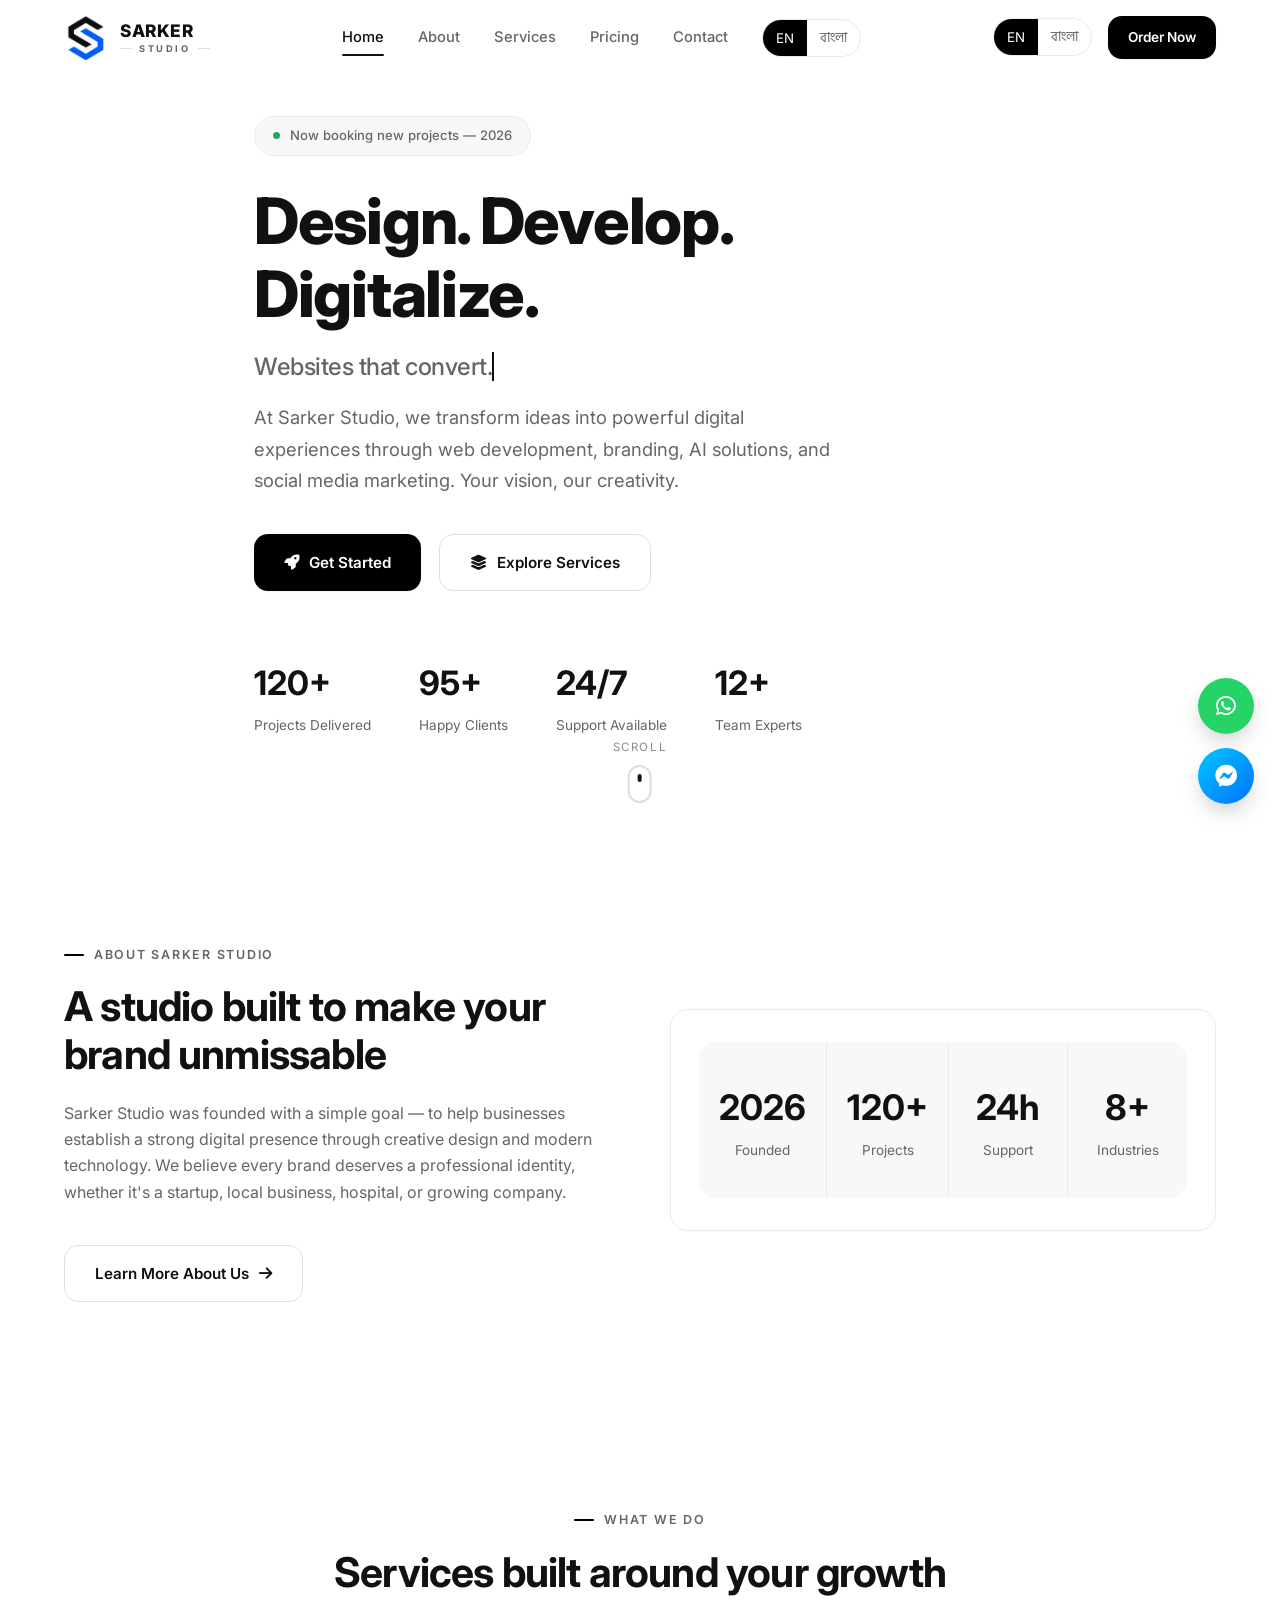
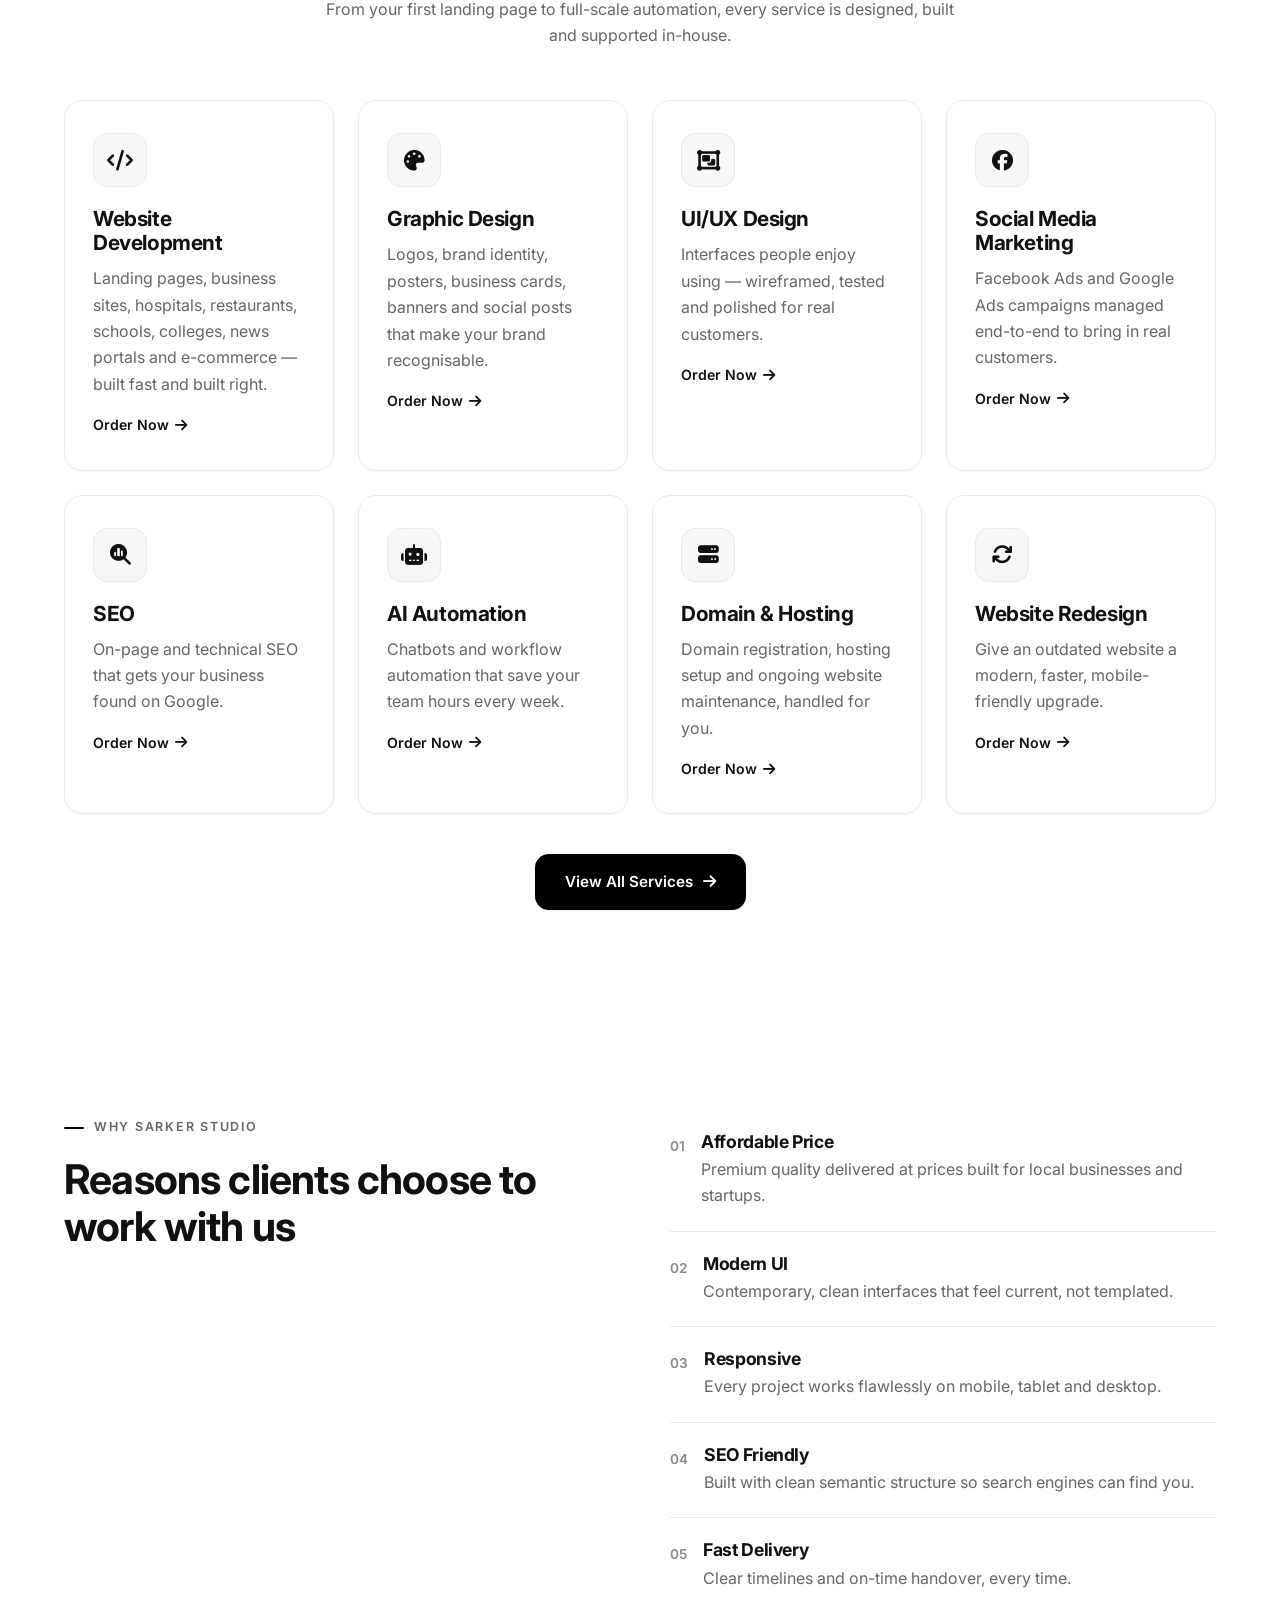
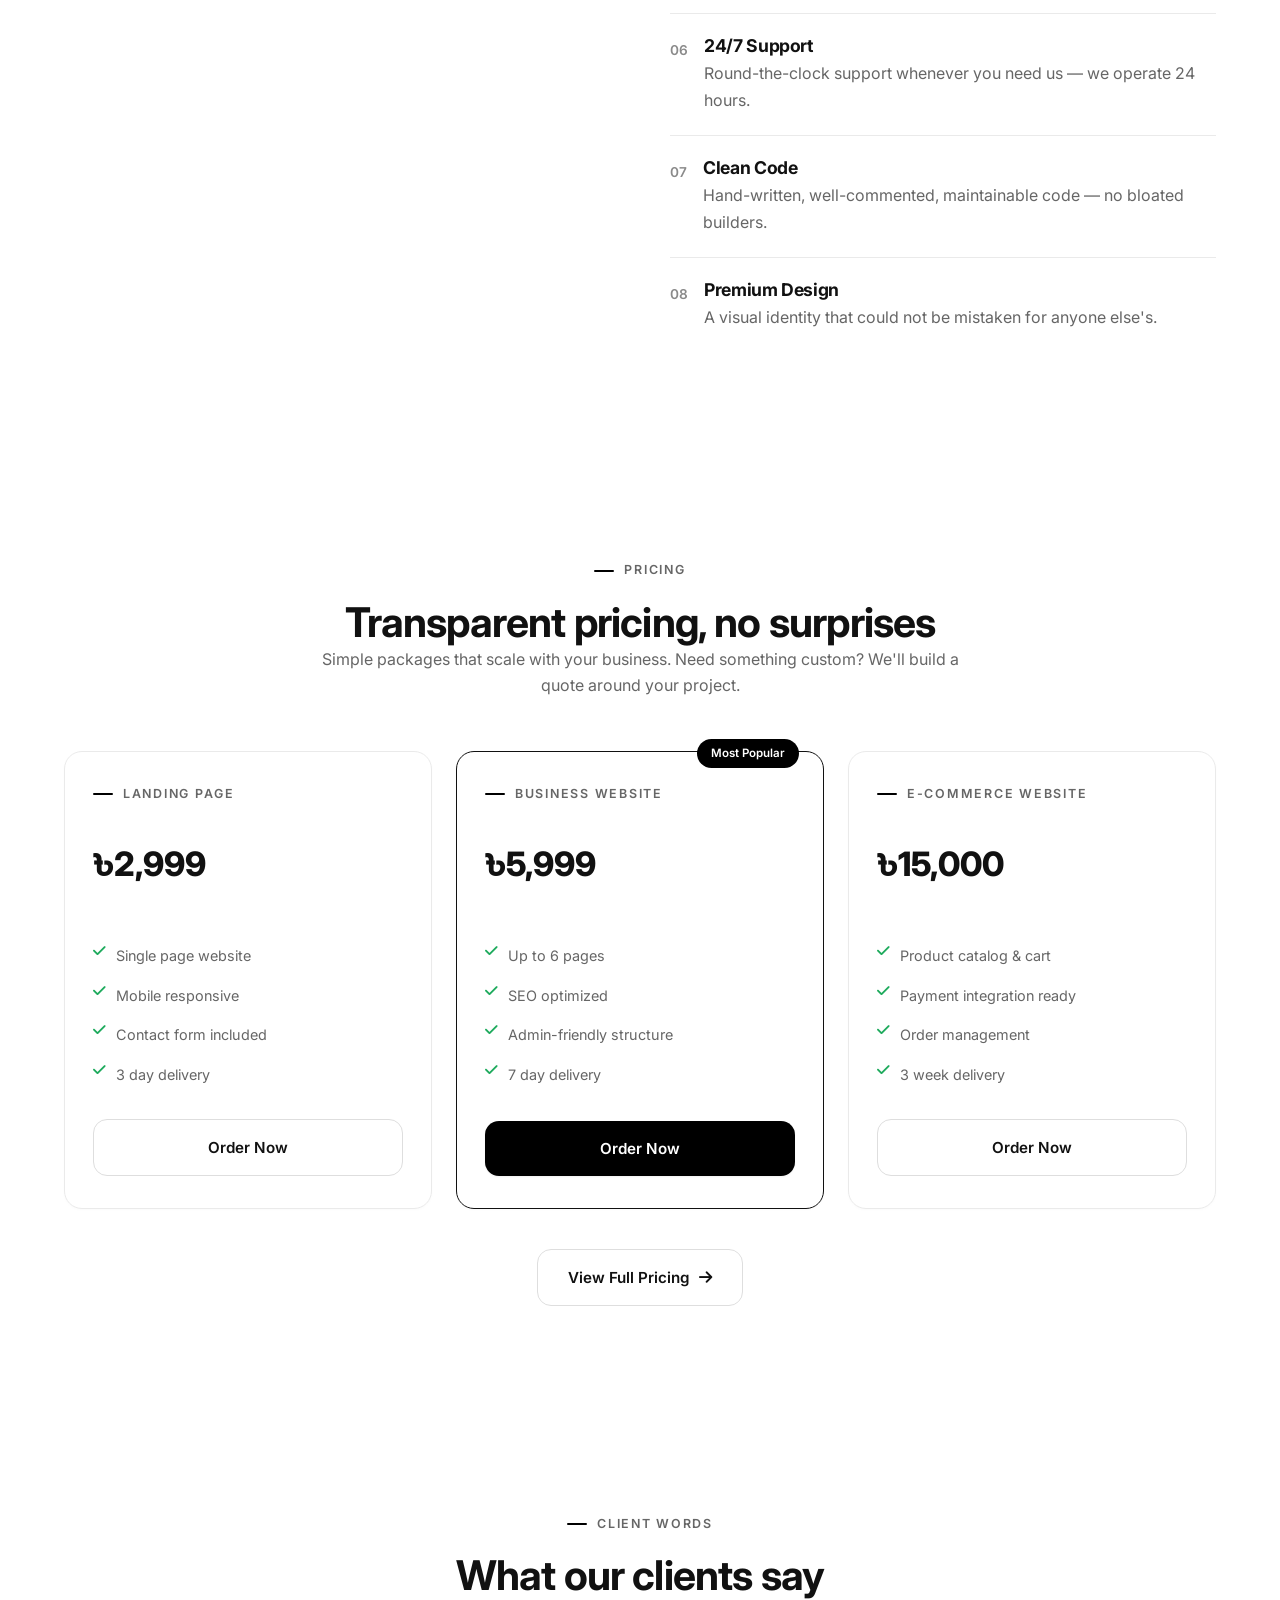
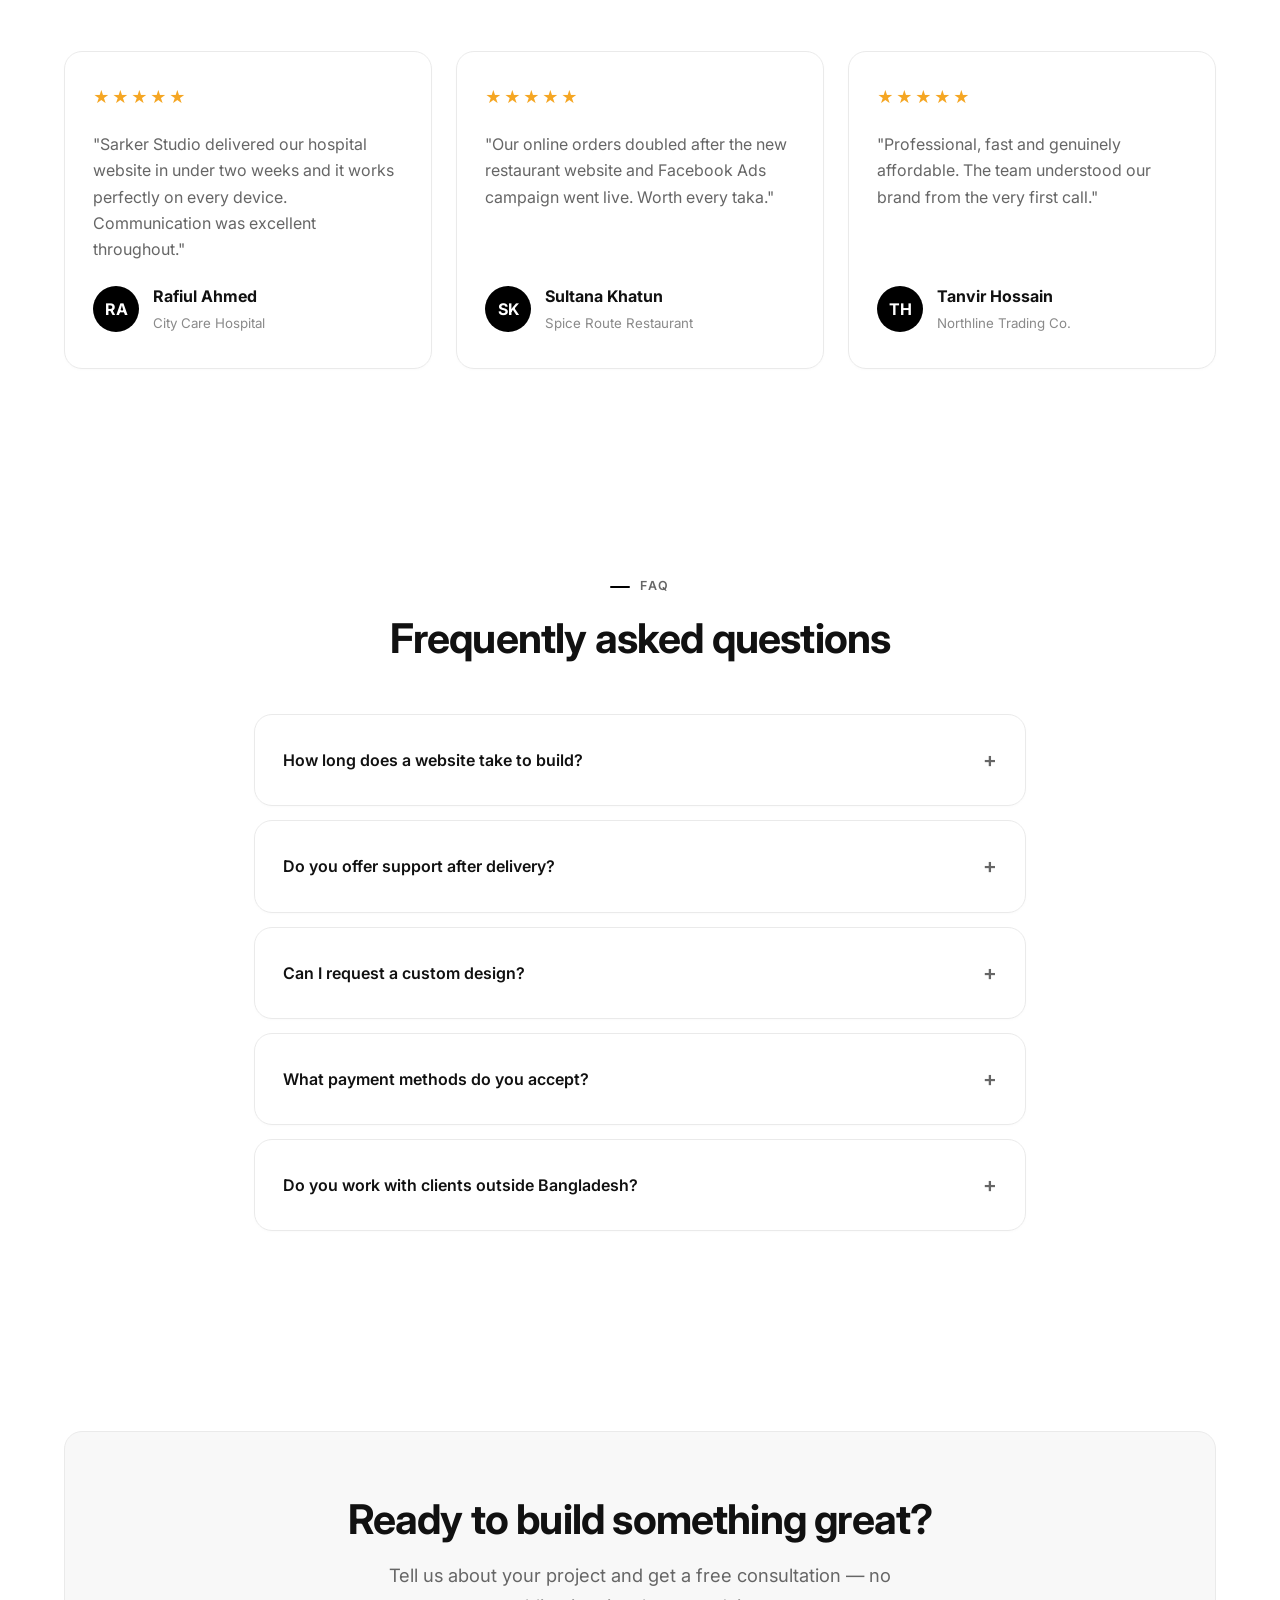
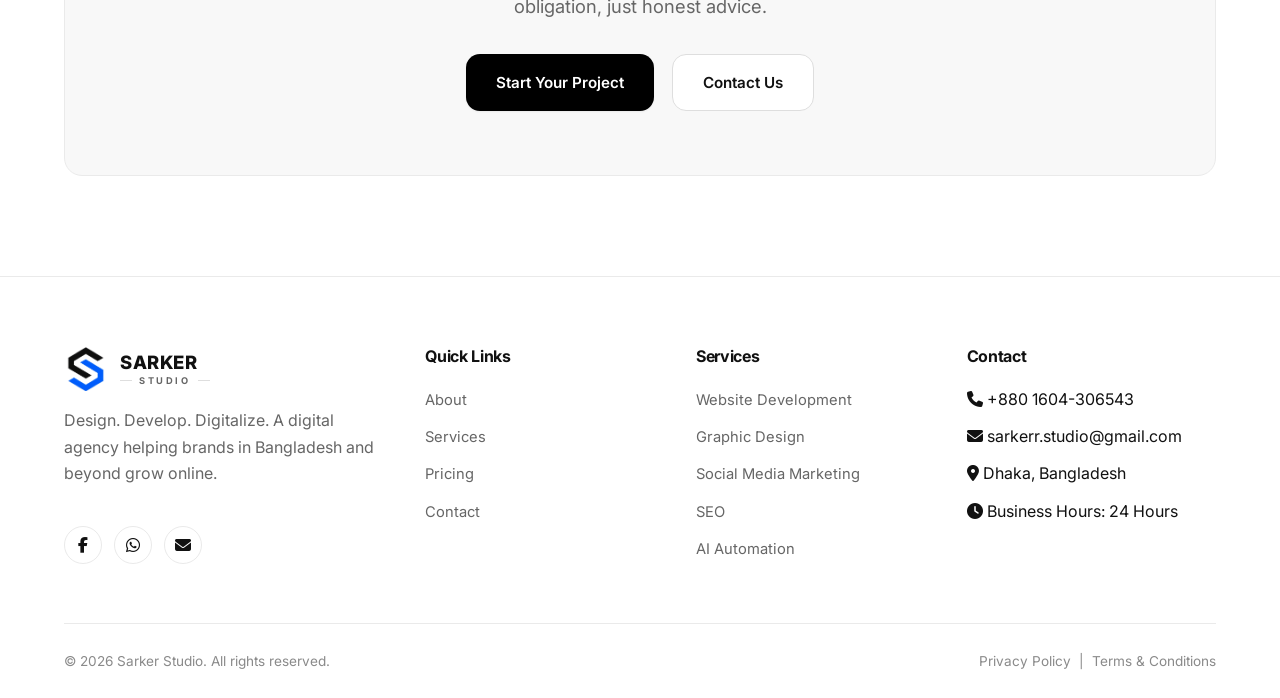
<file: index.html>
<!DOCTYPE html>
<html lang="en">
<head>
<meta charset="UTF-8">
<meta name="viewport" content="width=device-width, initial-scale=1.0">

<!-- ===== SEO META ===== -->
<title>Sarker Studio | Web Development, Branding & Digital Marketing Agency in Dhaka</title>
<meta name="description" content="Sarker Studio is a Dhaka-based digital agency offering website development, graphic design, UI/UX, social media marketing, SEO and AI automation. Design. Develop. Digitalize.">
<meta name="keywords" content="Sarker Studio, web development Bangladesh, website design Dhaka, digital agency Bangladesh, SEO Bangladesh, graphic design Dhaka, AI automation, social media marketing Bangladesh">
<meta name="author" content="Sarker Studio">
<link rel="canonical" href="https://sarkerstudio.com/index.html">

<!-- Open Graph -->
<meta property="og:type" content="website">
<meta property="og:title" content="Sarker Studio | Design. Develop. Digitalize.">
<meta property="og:description" content="A digital agency transforming ideas into powerful digital experiences — web development, branding, AI solutions and social media marketing.">
<meta property="og:image" content="assets/images/og-cover.jpg">
<meta property="og:url" content="https://sarkerstudio.com/index.html">
<meta property="og:site_name" content="Sarker Studio">

<!-- Twitter -->
<meta name="twitter:card" content="summary_large_image">
<meta name="twitter:title" content="Sarker Studio | Design. Develop. Digitalize.">
<meta name="twitter:description" content="Web development, branding, AI solutions and social media marketing from a Dhaka-based digital agency.">
<meta name="twitter:image" content="assets/images/og-cover.jpg">

<!-- Schema.org -->
<script type="application/ld+json">
{
  "@context": "https://schema.org",
  "@type": "ProfessionalService",
  "name": "Sarker Studio",
  "image": "assets/icons/logo-icon.png",
  "description": "Digital agency offering website development, branding, AI solutions and social media marketing.",
  "founder": { "@type": "Person", "name": "Shiddanta Sarker" },
  "foundingDate": "2026",
  "address": { "@type": "PostalAddress", "addressLocality": "Dhaka", "addressCountry": "BD" },
  "telephone": "+8801604306543",
  "email": "sarkerr.studio@gmail.com",
  "openingHours": "Mo-Su 00:00-24:00",
  "url": "https://sarkerstudio.com",
  "sameAs": ["https://www.facebook.com/profile.php?id=61589996095858"]
}
</script>

<link rel="icon" type="image/png" href="assets/icons/logo-icon.png">
<link rel="stylesheet" href="https://cdnjs.cloudflare.com/ajax/libs/font-awesome/6.5.1/css/all.min.css">
<link rel="stylesheet" href="assets/css/style.css">
<link rel="stylesheet" href="assets/css/animation.css">
<link rel="stylesheet" href="assets/css/responsive.css">
</head>
<body>

<!-- ===== Loading Screen ===== -->
<div id="loading-screen"><div class="loader-hex"><img src="assets/icons/logo-icon.png" alt=""></div><div class="loader-wordmark"><span class="brand-main">Sarker</span><span class="brand-sub">Studio</span></div></div>

<div id="scroll-progress"></div>

<!-- ===== Navbar ===== -->
<header class="navbar">
  <div class="container nav-inner">
    <a href="index.html" class="brand"><img src="assets/icons/logo-icon.png" alt="Sarker Studio" class="brand-mark"><span class="brand-wordmark"><span class="brand-main">Sarker</span><span class="brand-sub">Studio</span></span></a>
    <nav class="nav-links">
      <a href="index.html" class="active" data-i18n="nav_home">Home</a>
      <a href="about.html" data-i18n="nav_about">About</a>
      <a href="services.html" data-i18n="nav_services">Services</a>
      <a href="pricing.html" data-i18n="nav_pricing">Pricing</a>
      <a href="contact.html" data-i18n="nav_contact">Contact</a>
      <div class="lang-switch mobile-lang">
        <button data-lang="en">EN</button>
        <button data-lang="bn">বাংলা</button>
      </div>
    </nav>
    <div class="nav-actions">
      <div class="lang-switch">
        <button data-lang="en">EN</button>
        <button data-lang="bn">বাংলা</button>
      </div>
      <a href="order.html" class="btn btn-primary btn-sm" data-i18n="nav_order">Order Now</a>
      <button class="nav-toggle" aria-label="Toggle menu"><span></span><span></span><span></span></button>
    </div>
  </div>
</header>

<!-- ===== Hero ===== -->
<section class="hero">
  
  <div class="container hero-content">
    <div class="hero-tag"><span class="dot"></span> <span data-i18n="hero_tag">Now booking new projects — 2026</span></div>
    <h1><span data-i18n="hero_title_1">Design. Develop.</span> <span class="accent-text" data-i18n="hero_title_2">Digitalize.</span></h1>
    <h2 style="font-size:clamp(1.1rem,2.2vw,1.5rem);color:var(--text-muted);font-weight:500;margin-bottom:22px;">
      <span id="typed-text"></span>
    </h2>
    <p class="lead" data-i18n="hero_desc">At Sarker Studio, we transform ideas into powerful digital experiences through web development, branding, AI solutions, and social media marketing. Your vision, our creativity.</p>
    <div class="hero-cta">
      <a href="order.html" class="btn btn-primary"><i class="fa-solid fa-rocket"></i> <span data-i18n="btn_get_started">Get Started</span></a>
      <a href="services.html" class="btn btn-outline"><i class="fa-solid fa-layer-group"></i> <span data-i18n="btn_explore_services">Explore Services</span></a>
    </div>
    <div class="hero-stats">
      <div class="hero-stat"><b data-count="120" data-suffix="+">0+</b><span data-i18n="stat_projects">Projects Delivered</span></div>
      <div class="hero-stat"><b data-count="95" data-suffix="+">0+</b><span data-i18n="stat_clients">Happy Clients</span></div>
      <div class="hero-stat"><b data-count="24" data-suffix="/7">0</b><span data-i18n="stat_support">Support Available</span></div>
      <div class="hero-stat"><b data-count="12" data-suffix="+">0+</b><span data-i18n="stat_experts">Team Experts</span></div>
    </div>
  </div>
  <div class="scroll-indicator"><span>SCROLL</span><div class="mouse"></div></div>
</section>

<!-- ===== About Preview ===== -->
<section>
  <div class="container grid grid-2" style="align-items:center;gap:60px;">
    <div data-reveal="left">
      <div class="eyebrow" data-i18n="eyebrow_about">About Sarker Studio</div>
      <h2 style="margin-bottom:22px;" data-i18n="about_title">A studio built to make your brand unmissable</h2>
      <p data-i18n="about_desc">Sarker Studio was founded with a simple goal — to help businesses establish a strong digital presence through creative design and modern technology. We believe every brand deserves a professional identity, whether it's a startup, local business, hospital, or growing company.</p>
      <a href="about.html" class="btn btn-outline mt-40"><span data-i18n="btn_learn_more">Learn More About Us</span> <i class="fa-solid fa-arrow-right"></i></a>
    </div>
    <div class="glass glass-card float" data-reveal="right">
      <div class="stats-bar" style="border:none;">
        <div class="stat"><b data-count="2026">0</b><span>Founded</span></div>
        <div class="stat"><b data-count="120" data-suffix="+">0+</b><span>Projects</span></div>
        <div class="stat"><b data-count="24" data-suffix="h">0h</b><span>Support</span></div>
        <div class="stat"><b data-count="8" data-suffix="+">0+</b><span>Industries</span></div>
      </div>
    </div>
  </div>
</section>

<!-- ===== Services ===== -->
<section id="services">
  <div class="container">
    <div class="section-head center" data-reveal="fade">
      <div class="eyebrow" style="justify-content:center;" data-i18n="eyebrow_services">What We Do</div>
      <h2 data-i18n="services_title">Services built around your growth</h2>
      <p data-i18n="services_desc">From your first landing page to full-scale automation, every service is designed, built and supported in-house.</p>
    </div>
    <div class="grid grid-4">
      <div class="glass glass-card service-card" data-reveal="scale">
        <div class="icon-badge"><i class="fa-solid fa-code"></i></div>
        <h3 data-i18n="svc_web_title">Website Development</h3>
        <p data-i18n="svc_web_desc">Landing pages, business sites, hospitals, restaurants, schools, colleges, news portals and e-commerce — built fast and built right.</p>
        <a href="order.html?service=Website%20Development" class="order-link">Order Now <i class="fa-solid fa-arrow-right"></i></a>
      </div>
      <div class="glass glass-card service-card" data-reveal="scale">
        <div class="icon-badge"><i class="fa-solid fa-palette"></i></div>
        <h3 data-i18n="svc_graphic_title">Graphic Design</h3>
        <p data-i18n="svc_graphic_desc">Logos, brand identity, posters, business cards, banners and social posts that make your brand recognisable.</p>
        <a href="order.html?service=Graphic%20Design" class="order-link">Order Now <i class="fa-solid fa-arrow-right"></i></a>
      </div>
      <div class="glass glass-card service-card" data-reveal="scale">
        <div class="icon-badge"><i class="fa-solid fa-object-group"></i></div>
        <h3 data-i18n="svc_uiux_title">UI/UX Design</h3>
        <p data-i18n="svc_uiux_desc">Interfaces people enjoy using — wireframed, tested and polished for real customers.</p>
        <a href="order.html?service=UI%2FUX%20Design" class="order-link">Order Now <i class="fa-solid fa-arrow-right"></i></a>
      </div>
      <div class="glass glass-card service-card" data-reveal="scale">
        <div class="icon-badge"><i class="fa-brands fa-facebook"></i></div>
        <h3 data-i18n="svc_smm_title">Social Media Marketing</h3>
        <p data-i18n="svc_smm_desc">Facebook Ads and Google Ads campaigns managed end-to-end to bring in real customers.</p>
        <a href="order.html?service=Social%20Media%20Marketing" class="order-link">Order Now <i class="fa-solid fa-arrow-right"></i></a>
      </div>
      <div class="glass glass-card service-card" data-reveal="scale">
        <div class="icon-badge"><i class="fa-solid fa-magnifying-glass-chart"></i></div>
        <h3 data-i18n="svc_seo_title">SEO</h3>
        <p data-i18n="svc_seo_desc">On-page and technical SEO that gets your business found on Google.</p>
        <a href="order.html?service=SEO" class="order-link">Order Now <i class="fa-solid fa-arrow-right"></i></a>
      </div>
      <div class="glass glass-card service-card" data-reveal="scale">
        <div class="icon-badge"><i class="fa-solid fa-robot"></i></div>
        <h3 data-i18n="svc_ai_title">AI Automation</h3>
        <p data-i18n="svc_ai_desc">Chatbots and workflow automation that save your team hours every week.</p>
        <a href="order.html?service=AI%20Automation" class="order-link">Order Now <i class="fa-solid fa-arrow-right"></i></a>
      </div>
      <div class="glass glass-card service-card" data-reveal="scale">
        <div class="icon-badge"><i class="fa-solid fa-server"></i></div>
        <h3 data-i18n="svc_hosting_title">Domain & Hosting</h3>
        <p data-i18n="svc_hosting_desc">Domain registration, hosting setup and ongoing website maintenance, handled for you.</p>
        <a href="order.html?service=Domain%20%26%20Hosting" class="order-link">Order Now <i class="fa-solid fa-arrow-right"></i></a>
      </div>
      <div class="glass glass-card service-card" data-reveal="scale">
        <div class="icon-badge"><i class="fa-solid fa-arrows-rotate"></i></div>
        <h3 data-i18n="svc_redesign_title">Website Redesign</h3>
        <p data-i18n="svc_redesign_desc">Give an outdated website a modern, faster, mobile-friendly upgrade.</p>
        <a href="order.html?service=Website%20Redesign" class="order-link">Order Now <i class="fa-solid fa-arrow-right"></i></a>
      </div>
    </div>
    <div class="text-center mt-40" data-reveal="fade">
      <a href="services.html" class="btn btn-primary"><span data-i18n="btn_view_all_services">View All Services</span> <i class="fa-solid fa-arrow-right"></i></a>
    </div>
  </div>
</section>

<!-- ===== Why Choose Us ===== -->
<section>
  <div class="container grid grid-2" style="gap:60px;align-items:start;">
    <div data-reveal="left">
      <div class="eyebrow" data-i18n="eyebrow_why">Why Sarker Studio</div>
      <h2 style="margin-bottom:10px;" data-i18n="why_title">Reasons clients choose to work with us</h2>
    </div>
    <div data-reveal="right">
      <div class="why-item"><span class="num">01</span><div><h3 data-i18n="why_1_t">Affordable Price</h3><p data-i18n="why_1_d">Premium quality delivered at prices built for local businesses and startups.</p></div></div>
      <div class="why-item"><span class="num">02</span><div><h3 data-i18n="why_2_t">Modern UI</h3><p data-i18n="why_2_d">Contemporary, clean interfaces that feel current, not templated.</p></div></div>
      <div class="why-item"><span class="num">03</span><div><h3 data-i18n="why_3_t">Responsive</h3><p data-i18n="why_3_d">Every project works flawlessly on mobile, tablet and desktop.</p></div></div>
      <div class="why-item"><span class="num">04</span><div><h3 data-i18n="why_4_t">SEO Friendly</h3><p data-i18n="why_4_d">Built with clean semantic structure so search engines can find you.</p></div></div>
      <div class="why-item"><span class="num">05</span><div><h3 data-i18n="why_5_t">Fast Delivery</h3><p data-i18n="why_5_d">Clear timelines and on-time handover, every time.</p></div></div>
      <div class="why-item"><span class="num">06</span><div><h3 data-i18n="why_6_t">24/7 Support</h3><p data-i18n="why_6_d">Round-the-clock support whenever you need us — we operate 24 hours.</p></div></div>
      <div class="why-item"><span class="num">07</span><div><h3 data-i18n="why_7_t">Clean Code</h3><p data-i18n="why_7_d">Hand-written, well-commented, maintainable code — no bloated builders.</p></div></div>
      <div class="why-item"><span class="num">08</span><div><h3 data-i18n="why_8_t">Premium Design</h3><p data-i18n="why_8_d">A visual identity that could not be mistaken for anyone else's.</p></div></div>
    </div>
  </div>
</section>

<!-- ===== Pricing Preview ===== -->
<section>
  <div class="container">
    <div class="section-head center" data-reveal="fade">
      <div class="eyebrow" style="justify-content:center;" data-i18n="eyebrow_pricing">Pricing</div>
      <h2 data-i18n="pricing_title">Transparent pricing, no surprises</h2>
      <p data-i18n="pricing_desc">Simple packages that scale with your business. Need something custom? We'll build a quote around your project.</p>
    </div>
    <div class="grid grid-3">
      <div class="glass glass-card price-card" data-reveal="scale">
        <span class="eyebrow">Landing Page</span>
        <div class="price">৳2,999</div>
        <ul>
          <li><i class="fa-solid fa-check"></i> Single page website</li>
          <li><i class="fa-solid fa-check"></i> Mobile responsive</li>
          <li><i class="fa-solid fa-check"></i> Contact form included</li>
          <li><i class="fa-solid fa-check"></i> 3 day delivery</li>
        </ul>
        <a href="order.html?service=Landing%20Page" class="btn btn-outline btn-block">Order Now</a>
      </div>
      <div class="glass glass-card price-card featured" data-reveal="scale">
        <span class="badge" data-i18n="price_most_popular">Most Popular</span>
        <span class="eyebrow">Business Website</span>
        <div class="price">৳5,999</div>
        <ul>
          <li><i class="fa-solid fa-check"></i> Up to 6 pages</li>
          <li><i class="fa-solid fa-check"></i> SEO optimized</li>
          <li><i class="fa-solid fa-check"></i> Admin-friendly structure</li>
          <li><i class="fa-solid fa-check"></i> 7 day delivery</li>
        </ul>
        <a href="order.html?service=Business%20Website" class="btn btn-primary btn-block">Order Now</a>
      </div>
      <div class="glass glass-card price-card" data-reveal="scale">
        <span class="eyebrow">E-commerce Website</span>
        <div class="price">৳15,000</div>
        <ul>
          <li><i class="fa-solid fa-check"></i> Product catalog & cart</li>
          <li><i class="fa-solid fa-check"></i> Payment integration ready</li>
          <li><i class="fa-solid fa-check"></i> Order management</li>
          <li><i class="fa-solid fa-check"></i> 3 week delivery</li>
        </ul>
        <a href="order.html?service=E-commerce%20Website" class="btn btn-outline btn-block">Order Now</a>
      </div>
    </div>
    <div class="text-center mt-40" data-reveal="fade">
      <a href="pricing.html" class="btn btn-outline"><span data-i18n="btn_view_all_pricing">View Full Pricing</span> <i class="fa-solid fa-arrow-right"></i></a>
    </div>
  </div>
</section>

<!-- ===== Testimonials ===== -->
<section>
  <div class="container">
    <div class="section-head center" data-reveal="fade">
      <div class="eyebrow" style="justify-content:center;" data-i18n="eyebrow_testimonials">Client Words</div>
      <h2 data-i18n="testimonials_title">What our clients say</h2>
    </div>
    <div class="grid grid-3">
      <div class="glass glass-card testimonial-card" data-reveal="scale">
        <div class="stars">★★★★★</div>
        <p>"Sarker Studio delivered our hospital website in under two weeks and it works perfectly on every device. Communication was excellent throughout."</p>
        <div class="testimonial-author"><div class="avatar">RA</div><div><strong>Rafiul Ahmed</strong><br><small>City Care Hospital</small></div></div>
      </div>
      <div class="glass glass-card testimonial-card" data-reveal="scale">
        <div class="stars">★★★★★</div>
        <p>"Our online orders doubled after the new restaurant website and Facebook Ads campaign went live. Worth every taka."</p>
        <div class="testimonial-author"><div class="avatar">SK</div><div><strong>Sultana Khatun</strong><br><small>Spice Route Restaurant</small></div></div>
      </div>
      <div class="glass glass-card testimonial-card" data-reveal="scale">
        <div class="stars">★★★★★</div>
        <p>"Professional, fast and genuinely affordable. The team understood our brand from the very first call."</p>
        <div class="testimonial-author"><div class="avatar">TH</div><div><strong>Tanvir Hossain</strong><br><small>Northline Trading Co.</small></div></div>
      </div>
    </div>
  </div>
</section>

<!-- ===== FAQ ===== -->
<section>
  <div class="container" style="max-width:820px;">
    <div class="section-head center" data-reveal="fade">
      <div class="eyebrow" style="justify-content:center;" data-i18n="eyebrow_faq">FAQ</div>
      <h2 data-i18n="faq_title">Frequently asked questions</h2>
    </div>
    <div class="faq-item glass" style="padding:4px 24px;" data-reveal="fade">
      <div class="faq-q"><span data-i18n="faq_1_q">How long does a website take to build?</span><span class="plus">+</span></div>
      <div class="faq-a"><p data-i18n="faq_1_a">Most landing pages are delivered in 2–4 days, while full business or e-commerce websites typically take 1–3 weeks depending on scope.</p></div>
    </div>
    <div class="faq-item glass" style="padding:4px 24px;margin-top:14px;" data-reveal="fade">
      <div class="faq-q"><span data-i18n="faq_2_q">Do you offer support after delivery?</span><span class="plus">+</span></div>
      <div class="faq-a"><p data-i18n="faq_2_a">Yes. We operate 24 hours and offer ongoing maintenance packages so your site stays fast, secure and up to date.</p></div>
    </div>
    <div class="faq-item glass" style="padding:4px 24px;margin-top:14px;" data-reveal="fade">
      <div class="faq-q"><span data-i18n="faq_3_q">Can I request a custom design?</span><span class="plus">+</span></div>
      <div class="faq-a"><p data-i18n="faq_3_a">Absolutely. Every project starts with your brand and goals — we don't reuse templates between clients.</p></div>
    </div>
    <div class="faq-item glass" style="padding:4px 24px;margin-top:14px;" data-reveal="fade">
      <div class="faq-q"><span data-i18n="faq_4_q">What payment methods do you accept?</span><span class="plus">+</span></div>
      <div class="faq-a"><p data-i18n="faq_4_a">We accept bKash, Nagad, Rocket and bank transfer. A project is confirmed once an advance payment is received.</p></div>
    </div>
    <div class="faq-item glass" style="padding:4px 24px;margin-top:14px;" data-reveal="fade">
      <div class="faq-q"><span data-i18n="faq_5_q">Do you work with clients outside Bangladesh?</span><span class="plus">+</span></div>
      <div class="faq-a"><p data-i18n="faq_5_a">Yes, we serve clients internationally and communicate in both English and বাংলা.</p></div>
    </div>
  </div>
</section>

<!-- ===== CTA ===== -->
<section>
  <div class="container">
    <div class="cta-band" data-reveal="scale">
      <h2 data-i18n="cta_title">Ready to build something great?</h2>
      <p class="lead" data-i18n="cta_desc">Tell us about your project and get a free consultation — no obligation, just honest advice.</p>
      <div class="hero-cta">
        <a href="order.html" class="btn btn-primary"><span data-i18n="btn_start_project">Start Your Project</span></a>
        <a href="contact.html" class="btn btn-outline"><span data-i18n="btn_contact_us">Contact Us</span></a>
      </div>
    </div>
  </div>
</section>

<!-- ===== Footer ===== -->
<footer class="footer">
  <div class="container">
    <div class="footer-grid">
      <div>
        <div class="brand" style="margin-bottom:16px;"><img src="assets/icons/logo-icon.png" class="brand-mark" alt=""><span class="brand-wordmark"><span class="brand-main">Sarker</span><span class="brand-sub">Studio</span></span></div>
        <p data-i18n="footer_about_desc">Design. Develop. Digitalize. A digital agency helping brands in Bangladesh and beyond grow online.</p>
        <div class="social-row mt-40">
          <a href="https://www.facebook.com/profile.php?id=61589996095858" target="_blank" rel="noopener"><i class="fa-brands fa-facebook-f"></i></a>
          <a href="https://wa.me/8801604306543" target="_blank" rel="noopener"><i class="fa-brands fa-whatsapp"></i></a>
          <a href="mailto:sarkerr.studio@gmail.com"><i class="fa-solid fa-envelope"></i></a>
        </div>
      </div>
      <div>
        <h4 data-i18n="footer_quick_links">Quick Links</h4>
        <ul class="footer-links">
          <li><a href="about.html" data-i18n="nav_about">About</a></li>
          <li><a href="services.html" data-i18n="nav_services">Services</a></li>
          <li><a href="pricing.html" data-i18n="nav_pricing">Pricing</a></li>
          <li><a href="contact.html" data-i18n="nav_contact">Contact</a></li>
        </ul>
      </div>
      <div>
        <h4 data-i18n="footer_services">Services</h4>
        <ul class="footer-links">
          <li><a href="services.html#web">Website Development</a></li>
          <li><a href="services.html#graphic">Graphic Design</a></li>
          <li><a href="services.html#marketing">Social Media Marketing</a></li>
          <li><a href="services.html#seo">SEO</a></li>
          <li><a href="services.html#ai">AI Automation</a></li>
        </ul>
      </div>
      <div>
        <h4 data-i18n="footer_contact">Contact</h4>
        <ul class="footer-links">
          <li><i class="fa-solid fa-phone"></i> +880 1604-306543</li>
          <li><i class="fa-solid fa-envelope"></i> sarkerr.studio@gmail.com</li>
          <li><i class="fa-solid fa-location-dot"></i> Dhaka, Bangladesh</li>
          <li><i class="fa-solid fa-clock"></i> <span data-i18n="footer_hours">Business Hours: 24 Hours</span></li>
        </ul>
      </div>
    </div>
    <div class="footer-bottom">
      <span>© 2026 Sarker Studio. <span data-i18n="footer_rights">All rights reserved.</span></span>
      <span><a href="privacy.html">Privacy Policy</a> &nbsp;|&nbsp; <a href="terms.html">Terms & Conditions</a></span>
    </div>
  </div>
</footer>

<!-- ===== Floating Buttons ===== -->
<div class="floating-btns">
  <a href="https://wa.me/8801604306543" target="_blank" rel="noopener" class="fab fab-whatsapp pulse" aria-label="WhatsApp"><i class="fa-brands fa-whatsapp"></i></a>
  <a href="https://www.facebook.com/profile.php?id=61589996095858" target="_blank" rel="noopener" class="fab fab-messenger" aria-label="Messenger"><i class="fa-brands fa-facebook-messenger"></i></a>
  <button class="fab fab-top" aria-label="Back to top"><i class="fa-solid fa-arrow-up"></i></button>
</div>

<script src="assets/JS/translate.js"></script>
<script src="assets/JS/script.js"></script>
</body>
</html>
</file>
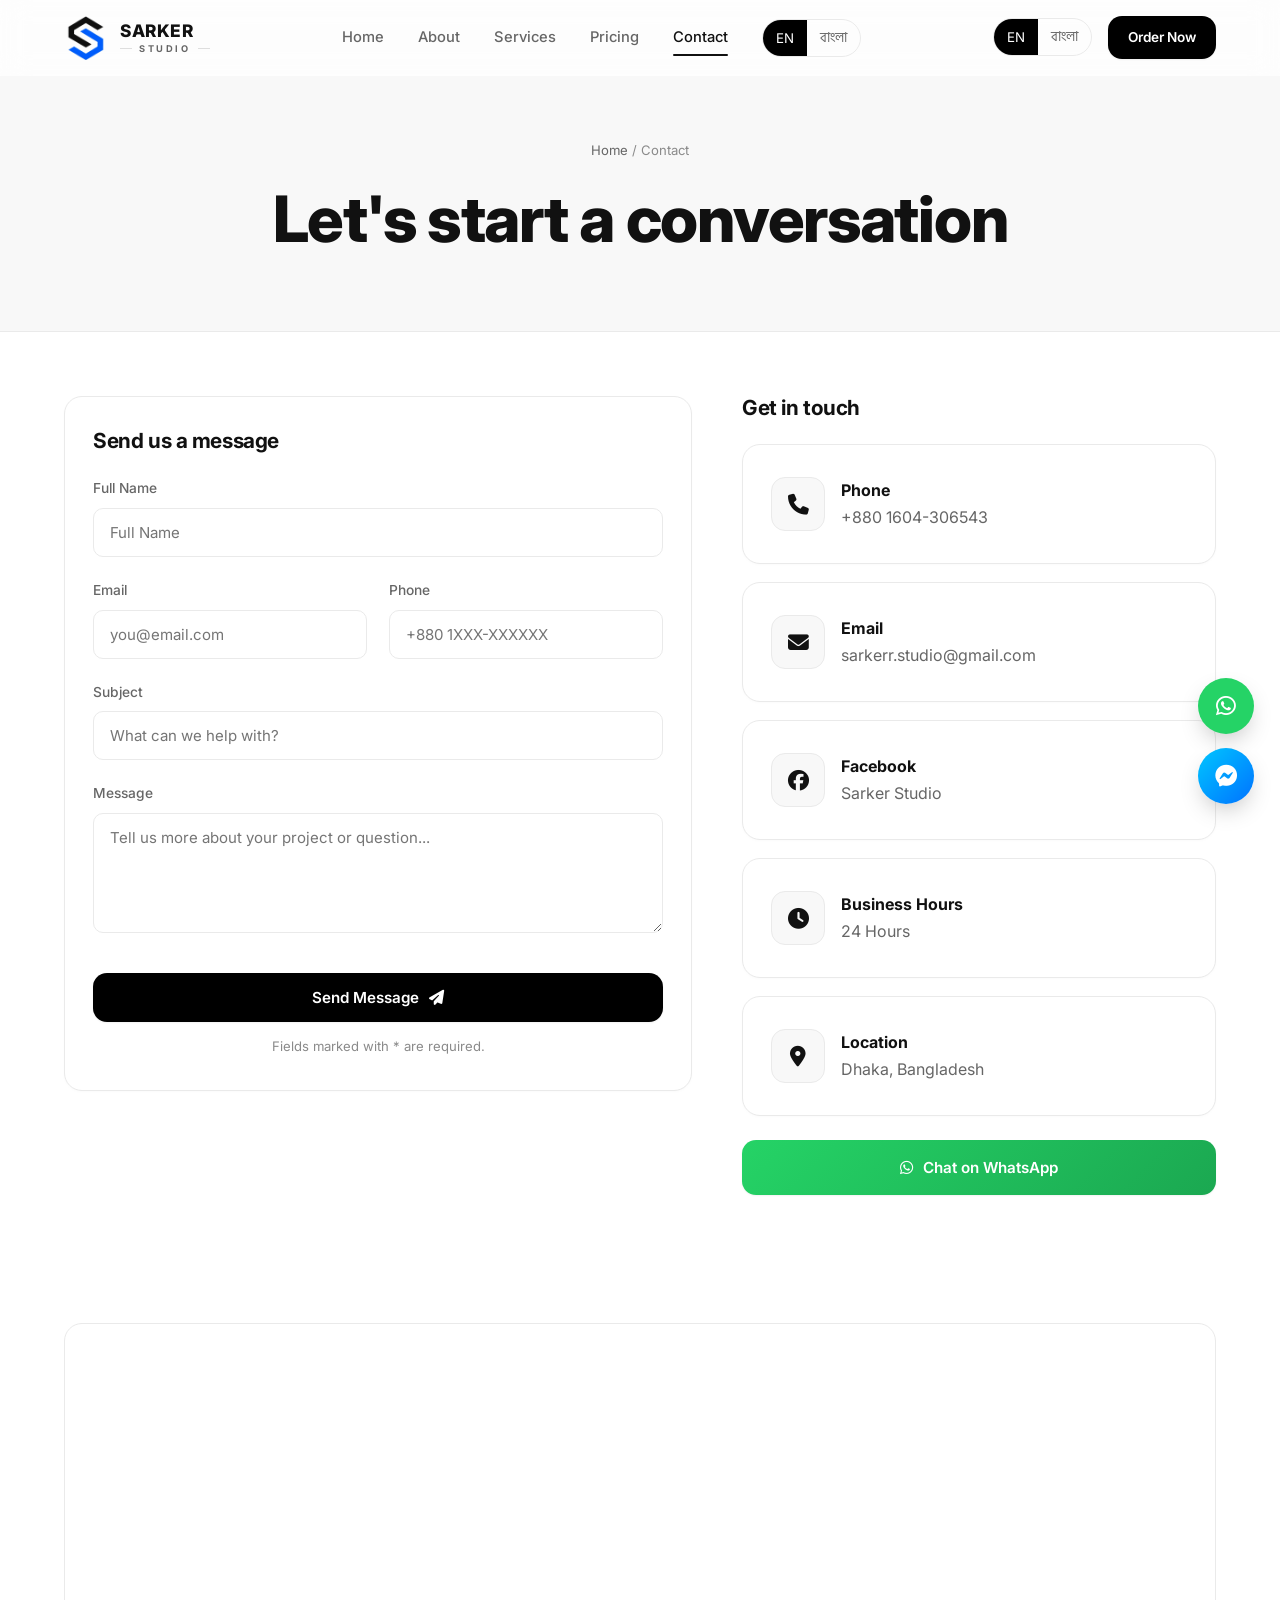
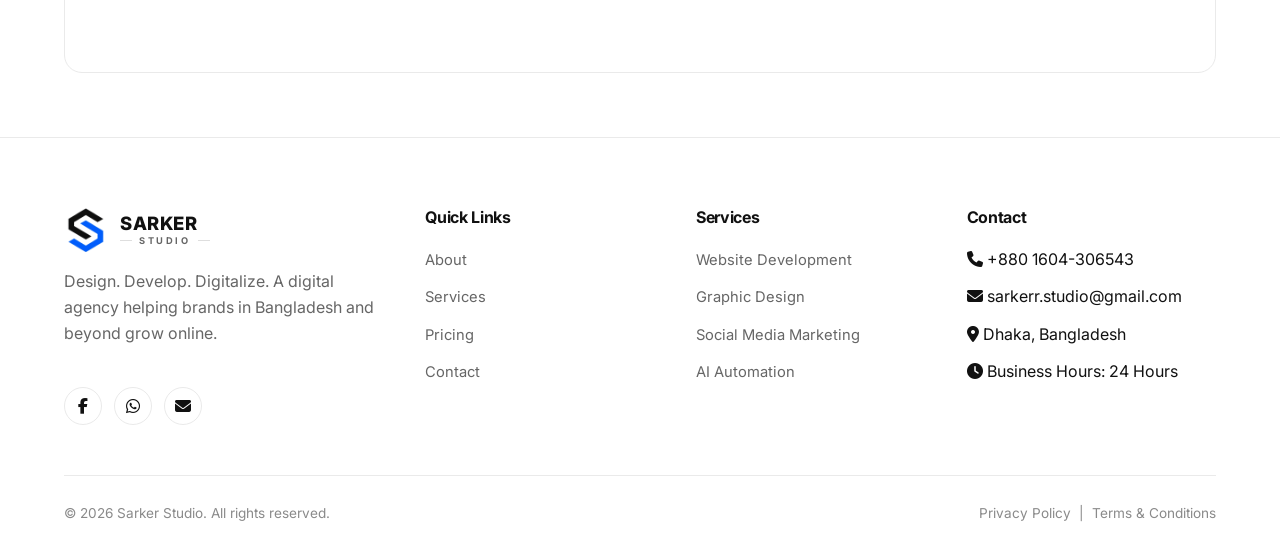
<file: contact.html>
<!DOCTYPE html>
<html lang="en">
<head>
<meta charset="UTF-8">
<meta name="viewport" content="width=device-width, initial-scale=1.0">
<title>Contact Us | Sarker Studio — Dhaka, Bangladesh</title>
<meta name="description" content="Get in touch with Sarker Studio. Call +8801604306543, email sarkerr.studio@gmail.com, or send a message directly through our contact form.">
<meta name="keywords" content="contact Sarker Studio, Dhaka web agency contact, Sarker Studio phone email">
<link rel="canonical" href="https://sarkerstudio.com/contact.html">
<meta property="og:type" content="website">
<meta property="og:title" content="Contact Sarker Studio">
<meta property="og:description" content="Reach Sarker Studio by phone, email, Facebook or our contact form.">
<meta property="og:image" content="assets/images/og-cover.jpg">
<meta name="twitter:card" content="summary_large_image">
<link rel="icon" type="image/png" href="assets/icons/logo-icon.png">
<link rel="stylesheet" href="https://cdnjs.cloudflare.com/ajax/libs/font-awesome/6.5.1/css/all.min.css">
<link rel="stylesheet" href="assets/css/style.css">
<link rel="stylesheet" href="assets/css/animation.css">
<link rel="stylesheet" href="assets/css/responsive.css">
</head>
<body>

<div id="loading-screen"><div class="loader-hex"><img src="assets/icons/logo-icon.png" alt=""></div><div class="loader-wordmark"><span class="brand-main">Sarker</span><span class="brand-sub">Studio</span></div></div>
<div id="scroll-progress"></div>

<header class="navbar">
  <div class="container nav-inner">
    <a href="index.html" class="brand"><img src="assets/icons/logo-icon.png" alt="Sarker Studio" class="brand-mark"><span class="brand-wordmark"><span class="brand-main">Sarker</span><span class="brand-sub">Studio</span></span></a>
    <nav class="nav-links">
      <a href="index.html" data-i18n="nav_home">Home</a>
      <a href="about.html" data-i18n="nav_about">About</a>
      <a href="services.html" data-i18n="nav_services">Services</a>
      <a href="pricing.html" data-i18n="nav_pricing">Pricing</a>
      <a href="contact.html" class="active" data-i18n="nav_contact">Contact</a>
      <div class="lang-switch mobile-lang"><button data-lang="en">EN</button><button data-lang="bn">বাংলা</button></div>
    </nav>
    <div class="nav-actions">
      <div class="lang-switch"><button data-lang="en">EN</button><button data-lang="bn">বাংলা</button></div>
      <a href="order.html" class="btn btn-primary btn-sm" data-i18n="nav_order">Order Now</a>
      <button class="nav-toggle" aria-label="Toggle menu"><span></span><span></span><span></span></button>
    </div>
  </div>
</header>

<section class="page-hero">
  <div class="container">
    <div class="breadcrumb"><a href="index.html">Home</a> / <span data-i18n="ph_contact_tag">Contact</span></div>
    <h1 data-i18n="ph_contact_title">Let's start a conversation</h1>
  </div>
</section>

<section class="section-tight">
  <div class="container grid grid-2" style="gap:50px;align-items:start;">

    <!-- Contact Form -->
    <div class="glass glass-card" data-reveal="left">
      <h3 style="margin-bottom:24px;" data-i18n="contact_form_title">Send us a message</h3>
      <form action="https://formsubmit.co/sarkerr.studio@gmail.com" method="POST">
        <input type="hidden" name="_subject" value="New Contact Message From Sarker Studio Website">
        <input type="hidden" name="_next" value="thankyou.html">
        <input type="hidden" name="_template" value="table">
        <input type="hidden" name="_captcha" value="false">
        <input type="hidden" name="_autoresponse" value="Thank you for contacting Sarker Studio. We will contact you soon.">

        <div class="form-grid">
          <div class="form-group full">
            <label data-i18n="full_name">Full Name *</label>
            <input type="text" name="Full Name" required data-i18n-placeholder="full_name" placeholder="Full Name">
          </div>
          <div class="form-group">
            <label data-i18n="label_email">Email *</label>
            <input type="email" name="Email" required placeholder="you@email.com">
          </div>
          <div class="form-group">
            <label data-i18n="label_phone">Phone *</label>
            <input type="tel" name="Phone" required placeholder="+880 1XXX-XXXXXX">
          </div>
          <div class="form-group full">
            <label data-i18n="subject">Subject *</label>
            <input type="text" name="Subject" required placeholder="What can we help with?">
          </div>
          <div class="form-group full">
            <label data-i18n="message">Message *</label>
            <textarea name="Message" required placeholder="Tell us more about your project or question..."></textarea>
          </div>
        </div>
        <button type="submit" class="btn btn-primary btn-block mt-40"><span data-i18n="send_message">Send Message</span> <i class="fa-solid fa-paper-plane"></i></button>
        <p class="form-note text-center" data-i18n="required_note">Fields marked with * are required.</p>
      </form>
    </div>

    <!-- Contact Info -->
    <div data-reveal="right">
      <h3 style="margin-bottom:24px;" data-i18n="contact_info_title">Get in touch</h3>

      <div class="glass glass-card contact-info-card" style="margin-bottom:18px;">
        <div class="icon-badge" style="margin-bottom:0;"><i class="fa-solid fa-phone"></i></div>
        <div><strong data-i18n="label_phone">Phone</strong><p><a href="tel:+8801604306543">+880 1604-306543</a></p></div>
      </div>
      <div class="glass glass-card contact-info-card" style="margin-bottom:18px;">
        <div class="icon-badge" style="margin-bottom:0;"><i class="fa-solid fa-envelope"></i></div>
        <div><strong data-i18n="label_email">Email</strong><p><a href="mailto:sarkerr.studio@gmail.com">sarkerr.studio@gmail.com</a></p></div>
      </div>
      <div class="glass glass-card contact-info-card" style="margin-bottom:18px;">
        <div class="icon-badge" style="margin-bottom:0;"><i class="fa-brands fa-facebook"></i></div>
        <div><strong data-i18n="label_facebook">Facebook</strong><p><a href="https://www.facebook.com/profile.php?id=61589996095858" target="_blank" rel="noopener">Sarker Studio</a></p></div>
      </div>
      <div class="glass glass-card contact-info-card" style="margin-bottom:18px;">
        <div class="icon-badge" style="margin-bottom:0;"><i class="fa-solid fa-clock"></i></div>
        <div><strong data-i18n="label_hours">Business Hours</strong><p>24 Hours</p></div>
      </div>
      <div class="glass glass-card contact-info-card" style="margin-bottom:24px;">
        <div class="icon-badge" style="margin-bottom:0;"><i class="fa-solid fa-location-dot"></i></div>
        <div><strong data-i18n="label_location">Location</strong><p>Dhaka, Bangladesh</p></div>
      </div>

      <a href="https://wa.me/8801604306543" target="_blank" rel="noopener" class="btn btn-primary btn-block" style="background:linear-gradient(135deg,#25D366,#1ba851);">
        <i class="fa-brands fa-whatsapp"></i> Chat on WhatsApp
      </a>
    </div>
  </div>
</section>

<section class="section-tight">
  <div class="container">
    <div class="map-wrap" data-reveal="fade">
      <iframe src="https://www.google.com/maps?q=Dhaka,Bangladesh&output=embed" loading="lazy" referrerpolicy="no-referrer-when-downgrade" title="Sarker Studio location map"></iframe>
    </div>
  </div>
</section>

<footer class="footer">
  <div class="container">
    <div class="footer-grid">
      <div>
        <div class="brand" style="margin-bottom:16px;"><img src="assets/icons/logo-icon.png" class="brand-mark" alt=""><span class="brand-wordmark"><span class="brand-main">Sarker</span><span class="brand-sub">Studio</span></span></div>
        <p data-i18n="footer_about_desc">Design. Develop. Digitalize. A digital agency helping brands in Bangladesh and beyond grow online.</p>
        <div class="social-row mt-40">
          <a href="https://www.facebook.com/profile.php?id=61589996095858" target="_blank" rel="noopener"><i class="fa-brands fa-facebook-f"></i></a>
          <a href="https://wa.me/8801604306543" target="_blank" rel="noopener"><i class="fa-brands fa-whatsapp"></i></a>
          <a href="mailto:sarkerr.studio@gmail.com"><i class="fa-solid fa-envelope"></i></a>
        </div>
      </div>
      <div><h4 data-i18n="footer_quick_links">Quick Links</h4>
        <ul class="footer-links">
          <li><a href="about.html" data-i18n="nav_about">About</a></li>
          <li><a href="services.html" data-i18n="nav_services">Services</a></li>
          <li><a href="pricing.html" data-i18n="nav_pricing">Pricing</a></li>
          <li><a href="contact.html" data-i18n="nav_contact">Contact</a></li>
        </ul>
      </div>
      <div><h4 data-i18n="footer_services">Services</h4>
        <ul class="footer-links">
          <li><a href="services.html#web">Website Development</a></li>
          <li><a href="services.html#graphic">Graphic Design</a></li>
          <li><a href="services.html#marketing">Social Media Marketing</a></li>
          <li><a href="services.html#ai">AI Automation</a></li>
        </ul>
      </div>
      <div><h4 data-i18n="footer_contact">Contact</h4>
        <ul class="footer-links">
          <li><i class="fa-solid fa-phone"></i> +880 1604-306543</li>
          <li><i class="fa-solid fa-envelope"></i> sarkerr.studio@gmail.com</li>
          <li><i class="fa-solid fa-location-dot"></i> Dhaka, Bangladesh</li>
          <li><i class="fa-solid fa-clock"></i> <span data-i18n="footer_hours">Business Hours: 24 Hours</span></li>
        </ul>
      </div>
    </div>
    <div class="footer-bottom">
      <span>© 2026 Sarker Studio. <span data-i18n="footer_rights">All rights reserved.</span></span>
      <span><a href="privacy.html">Privacy Policy</a> &nbsp;|&nbsp; <a href="terms.html">Terms & Conditions</a></span>
    </div>
  </div>
</footer>

<div class="floating-btns">
  <a href="https://wa.me/8801604306543" target="_blank" rel="noopener" class="fab fab-whatsapp pulse" aria-label="WhatsApp"><i class="fa-brands fa-whatsapp"></i></a>
  <a href="https://www.facebook.com/profile.php?id=61589996095858" target="_blank" rel="noopener" class="fab fab-messenger" aria-label="Messenger"><i class="fa-brands fa-facebook-messenger"></i></a>
  <button class="fab fab-top" aria-label="Back to top"><i class="fa-solid fa-arrow-up"></i></button>
</div>

<script src="assets/JS/translate.js"></script>
<script src="assets/JS/script.js"></script>
</body>
</html>
</file>
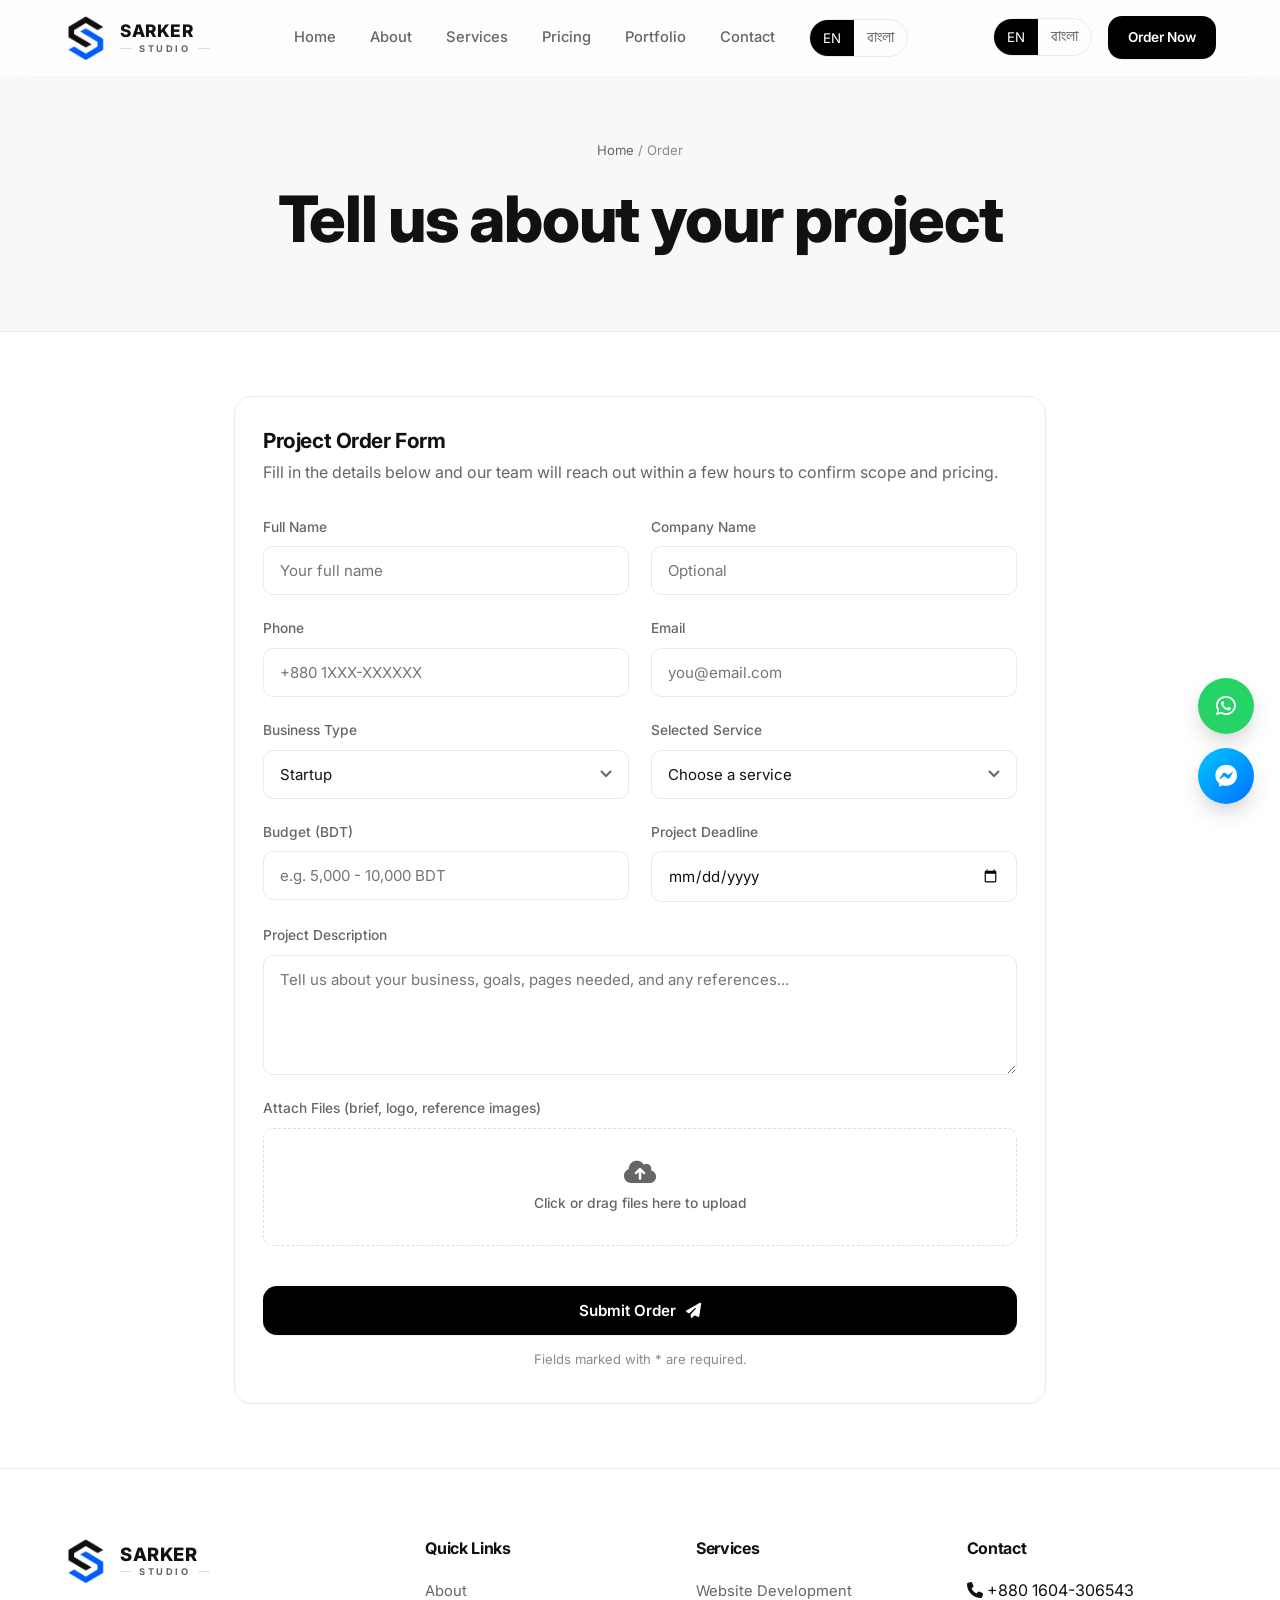
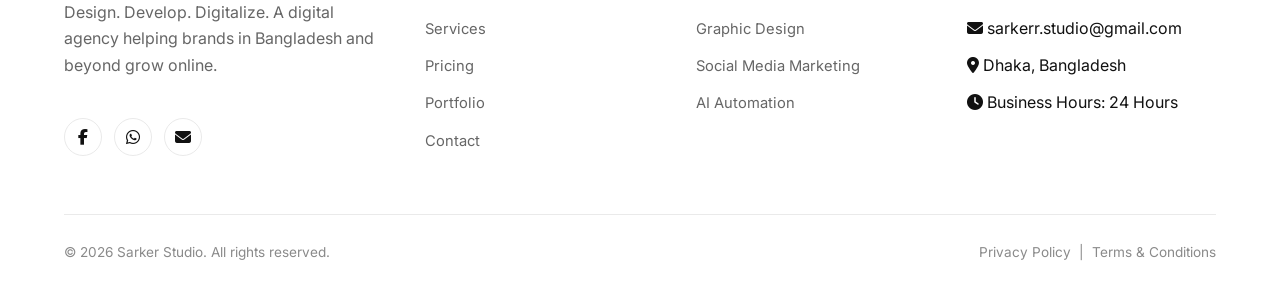
<file: order.html>
<!DOCTYPE html>
<html lang="en">
<head>
<meta charset="UTF-8">
<meta name="viewport" content="width=device-width, initial-scale=1.0">
<title>Order Now | Sarker Studio — Start Your Project</title>
<meta name="description" content="Order your website, design, marketing or AI project from Sarker Studio. Fill out the project order form and our team will respond within hours.">
<meta name="keywords" content="order website Bangladesh, Sarker Studio order form, hire web developer Dhaka">
<link rel="canonical" href="https://sarkerstudio.com/order.html">
<meta property="og:type" content="website">
<meta property="og:title" content="Order Now | Sarker Studio">
<meta property="og:description" content="Start your project with Sarker Studio — fill out our simple order form.">
<meta property="og:image" content="assets/images/og-cover.jpg">
<meta name="twitter:card" content="summary_large_image">
<link rel="icon" type="image/png" href="assets/icons/logo-icon.png">
<link rel="stylesheet" href="https://cdnjs.cloudflare.com/ajax/libs/font-awesome/6.5.1/css/all.min.css">
<link rel="stylesheet" href="assets/css/style.css">
<link rel="stylesheet" href="assets/css/animation.css">
<link rel="stylesheet" href="assets/css/responsive.css">
</head>
<body>

<div id="loading-screen"><div class="loader-hex"><img src="assets/icons/logo-icon.png" alt=""></div><div class="loader-wordmark"><span class="brand-main">Sarker</span><span class="brand-sub">Studio</span></div></div>
<div id="scroll-progress"></div>

<header class="navbar">
  <div class="container nav-inner">
    <a href="index.html" class="brand"><img src="assets/icons/logo-icon.png" alt="Sarker Studio" class="brand-mark"><span class="brand-wordmark"><span class="brand-main">Sarker</span><span class="brand-sub">Studio</span></span></a>
    <nav class="nav-links">
      <a href="index.html" data-i18n="nav_home">Home</a>
      <a href="about.html" data-i18n="nav_about">About</a>
      <a href="services.html" data-i18n="nav_services">Services</a>
      <a href="pricing.html" data-i18n="nav_pricing">Pricing</a>
      <a href="portfolio.html" data-i18n="nav_portfolio">Portfolio</a>
      <a href="contact.html" data-i18n="nav_contact">Contact</a>
      <div class="lang-switch mobile-lang"><button data-lang="en">EN</button><button data-lang="bn">বাংলা</button></div>
    </nav>
    <div class="nav-actions">
      <div class="lang-switch"><button data-lang="en">EN</button><button data-lang="bn">বাংলা</button></div>
      <a href="order.html" class="btn btn-primary btn-sm" data-i18n="nav_order">Order Now</a>
      <button class="nav-toggle" aria-label="Toggle menu"><span></span><span></span><span></span></button>
    </div>
  </div>
</header>

<section class="page-hero">
  <div class="container">
    <div class="breadcrumb"><a href="index.html">Home</a> / <span data-i18n="ph_order_tag">Order</span></div>
    <h1 data-i18n="ph_order_title">Tell us about your project</h1>
  </div>
</section>

<section class="section-tight">
  <div class="container" style="max-width:860px;">
    <div class="glass glass-card" data-reveal="fade">
      <h3 style="margin-bottom:6px;" data-i18n="order_form_title">Project Order Form</h3>
      <p style="margin-bottom:30px;" data-i18n="order_form_desc">Fill in the details below and our team will reach out within a few hours to confirm scope and pricing.</p>

      <form action="https://api.web3forms.com/submit" method="POST" enctype="multipart/form-data">
        <input type="hidden" name="access_key" value="ff6aeb91-763b-4ed3-8668-a9d8ccd326de">
        <input type="hidden" name="subject" value="New Order From Sarker Studio Website">
        <input type="hidden" name="redirect" value="thankyou.html">
        <input type="hidden" name="from_name" value="Sarker Studio Order Form">
        <input type="checkbox" name="botcheck" style="display:none;" tabindex="-1" autocomplete="off">

        <div class="form-grid">
          <div class="form-group">
            <label data-i18n="full_name">Full Name *</label>
            <input type="text" name="Full Name" required placeholder="Your full name">
          </div>
          <div class="form-group">
            <label data-i18n="company_name">Company Name</label>
            <input type="text" name="Company Name" placeholder="Optional">
          </div>
          <div class="form-group">
            <label data-i18n="label_phone">Phone *</label>
            <input type="tel" name="Phone" required placeholder="+880 1XXX-XXXXXX">
          </div>
          <div class="form-group">
            <label data-i18n="label_email">Email *</label>
            <input type="email" name="Email" required placeholder="you@email.com">
          </div>
          <div class="form-group">
            <label data-i18n="business_type">Business Type</label>
            <select name="Business Type">
              <option>Startup</option>
              <option>Local Business</option>
              <option>Hospital / Clinic</option>
              <option>Restaurant</option>
              <option>School / College</option>
              <option>News / Media</option>
              <option>E-commerce</option>
              <option>Other</option>
            </select>
          </div>
          <div class="form-group">
            <label data-i18n="selected_service">Selected Service *</label>
            <select id="selected_service" name="Selected Service" required>
              <option value="">Choose a service</option>
              <optgroup label="Website Development">
                <option value="Landing Page">Landing Page</option>
                <option value="Portfolio Website">Portfolio Website</option>
                <option value="Business Website">Business Website</option>
                <option value="Hospital Website">Hospital Website</option>
                <option value="Diagnostic Website">Diagnostic Website</option>
                <option value="Restaurant Website">Restaurant Website</option>
                <option value="School Website">School Website</option>
                <option value="College Website">College Website</option>
                <option value="News Portal">News Portal</option>
                <option value="E-commerce Website">E-commerce Website</option>
                <option value="Website Redesign">Website Redesign</option>
              </optgroup>
              <optgroup label="Graphic Design">
                <option value="Logo Design">Logo Design</option>
                <option value="Premium Logo">Premium Logo</option>
                <option value="Brand Identity">Brand Identity</option>
                <option value="Poster Design">Poster Design</option>
                <option value="Business Card">Business Card</option>
                <option value="Banner Design">Banner Design</option>
                <option value="Social Media Post">Social Media Post</option>
              </optgroup>
              <optgroup label="Marketing & SEO">
                <option value="Facebook Ads">Facebook Ads</option>
                <option value="Google Ads">Google Ads</option>
                <option value="SEO">SEO</option>
                <option value="Digital Marketing Package">Digital Marketing Package</option>
              </optgroup>
              <optgroup label="AI & Technical">
                <option value="AI Chatbot">AI Chatbot</option>
                <option value="Automation">Automation</option>
                <option value="Domain & Hosting">Domain & Hosting</option>
                <option value="Website Maintenance">Website Maintenance</option>
              </optgroup>
              <option value="Other">Other / Not Listed</option>
            </select>
          </div>
          <div class="form-group">
            <label data-i18n="budget">Budget (BDT)</label>
            <input type="text" name="Budget" placeholder="e.g. 5,000 - 10,000 BDT">
          </div>
          <div class="form-group">
            <label data-i18n="deadline">Project Deadline</label>
            <input type="date" name="Project Deadline">
          </div>
          <div class="form-group full">
            <label data-i18n="project_desc">Project Description *</label>
            <textarea name="Project Description" required placeholder="Tell us about your business, goals, pages needed, and any references..."></textarea>
          </div>
          <div class="form-group full">
            <label data-i18n="file_upload">Attach Files (brief, logo, reference images)</label>
            <label class="file-drop">
              <input type="file" name="Attachment" class="file-input" style="display:none;" multiple>
              <i class="fa-solid fa-cloud-arrow-up" style="font-size:1.6rem;display:block;margin-bottom:8px;"></i>
              <span data-i18n="file_drop_text">Click or drag files here to upload</span>
            </label>
          </div>
        </div>

        <button type="submit" class="btn btn-primary btn-block mt-40"><span data-i18n="submit_order">Submit Order</span> <i class="fa-solid fa-paper-plane"></i></button>
        <p class="form-note text-center" data-i18n="required_note">Fields marked with * are required.</p>
      </form>
    </div>
  </div>
</section>

<footer class="footer">
  <div class="container">
    <div class="footer-grid">
      <div>
        <div class="brand" style="margin-bottom:16px;"><img src="assets/icons/logo-icon.png" class="brand-mark" alt=""><span class="brand-wordmark"><span class="brand-main">Sarker</span><span class="brand-sub">Studio</span></span></div>
        <p data-i18n="footer_about_desc">Design. Develop. Digitalize. A digital agency helping brands in Bangladesh and beyond grow online.</p>
        <div class="social-row mt-40">
          <a href="https://www.facebook.com/profile.php?id=61589996095858" target="_blank" rel="noopener"><i class="fa-brands fa-facebook-f"></i></a>
          <a href="https://wa.me/8801604306543" target="_blank" rel="noopener"><i class="fa-brands fa-whatsapp"></i></a>
          <a href="mailto:sarkerr.studio@gmail.com"><i class="fa-solid fa-envelope"></i></a>
        </div>
      </div>
      <div><h4 data-i18n="footer_quick_links">Quick Links</h4>
        <ul class="footer-links">
          <li><a href="about.html" data-i18n="nav_about">About</a></li>
          <li><a href="services.html" data-i18n="nav_services">Services</a></li>
          <li><a href="pricing.html" data-i18n="nav_pricing">Pricing</a></li>
          <li><a href="portfolio.html" data-i18n="nav_portfolio">Portfolio</a></li>
          <li><a href="contact.html" data-i18n="nav_contact">Contact</a></li>
        </ul>
      </div>
      <div><h4 data-i18n="footer_services">Services</h4>
        <ul class="footer-links">
          <li><a href="services.html#web">Website Development</a></li>
          <li><a href="services.html#graphic">Graphic Design</a></li>
          <li><a href="services.html#marketing">Social Media Marketing</a></li>
          <li><a href="services.html#ai">AI Automation</a></li>
        </ul>
      </div>
      <div><h4 data-i18n="footer_contact">Contact</h4>
        <ul class="footer-links">
          <li><i class="fa-solid fa-phone"></i> +880 1604-306543</li>
          <li><i class="fa-solid fa-envelope"></i> sarkerr.studio@gmail.com</li>
          <li><i class="fa-solid fa-location-dot"></i> Dhaka, Bangladesh</li>
          <li><i class="fa-solid fa-clock"></i> <span data-i18n="footer_hours">Business Hours: 24 Hours</span></li>
        </ul>
      </div>
    </div>
    <div class="footer-bottom">
      <span>© 2026 Sarker Studio. <span data-i18n="footer_rights">All rights reserved.</span></span>
      <span><a href="privacy.html">Privacy Policy</a> &nbsp;|&nbsp; <a href="terms.html">Terms & Conditions</a></span>
    </div>
  </div>
</footer>

<div class="floating-btns">
  <a href="https://wa.me/8801604306543" target="_blank" rel="noopener" class="fab fab-whatsapp pulse" aria-label="WhatsApp"><i class="fa-brands fa-whatsapp"></i></a>
  <a href="https://www.facebook.com/profile.php?id=61589996095858" target="_blank" rel="noopener" class="fab fab-messenger" aria-label="Messenger"><i class="fa-brands fa-facebook-messenger"></i></a>
  <button class="fab fab-top" aria-label="Back to top"><i class="fa-solid fa-arrow-up"></i></button>
</div>

<script src="assets/JS/translate.js"></script>
<script src="assets/JS/script.js"></script>
</body>
</html>
</file>
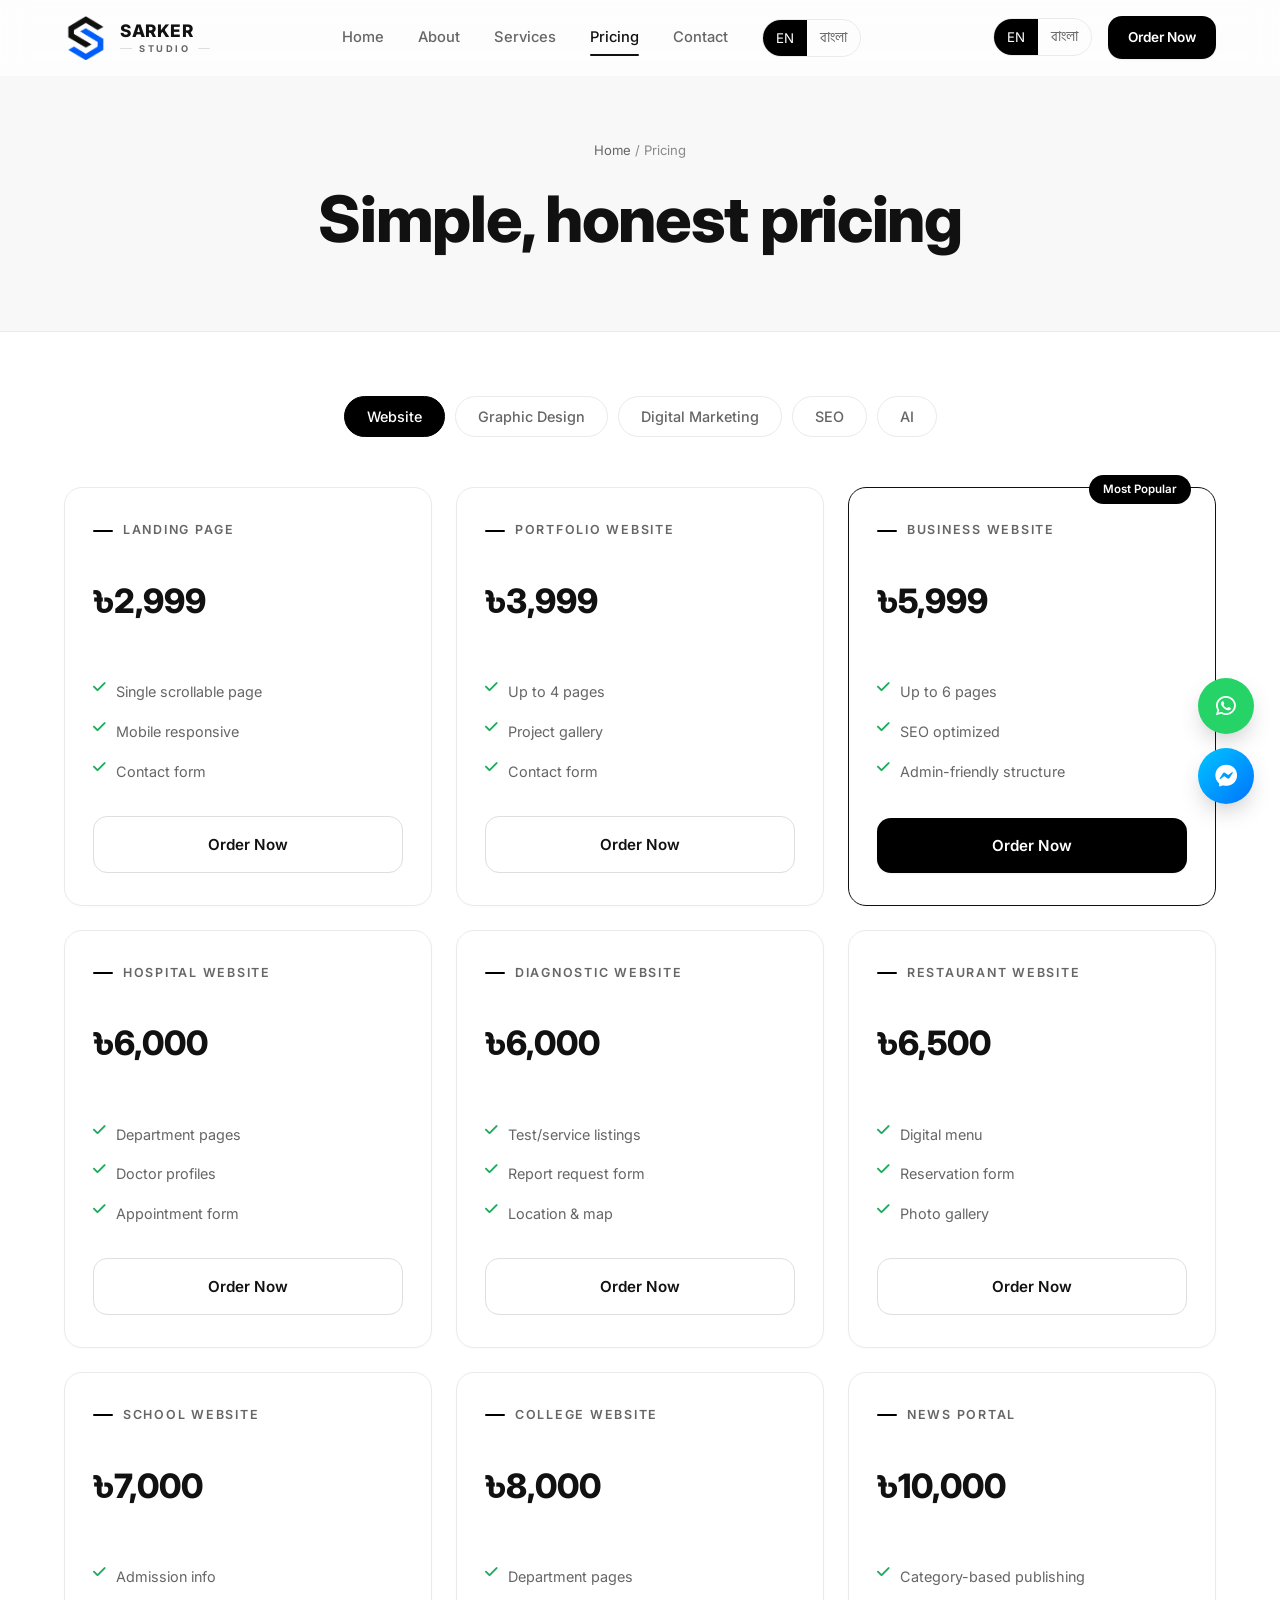
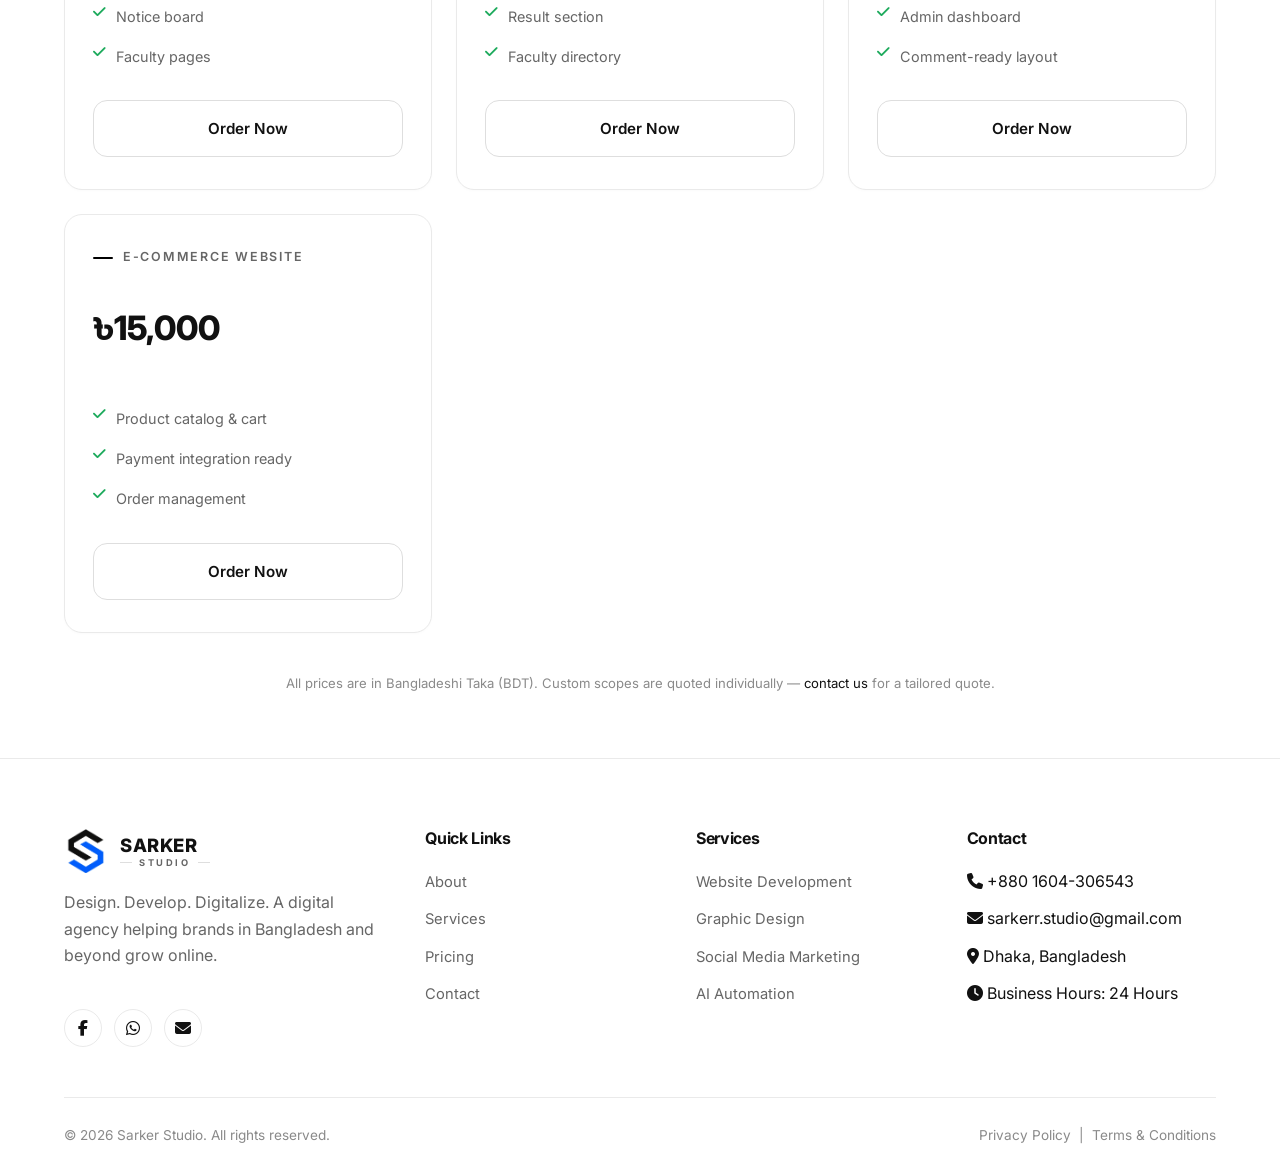
<file: pricing.html>
<!DOCTYPE html>
<html lang="en">
<head>
<meta charset="UTF-8">
<meta name="viewport" content="width=device-width, initial-scale=1.0">
<title>Pricing | Sarker Studio — Website, Design & Marketing Packages</title>
<meta name="description" content="See Sarker Studio's full pricing for websites, graphic design, digital marketing, SEO and AI services — starting from 250 BDT.">
<meta name="keywords" content="Sarker Studio pricing, website price Bangladesh, logo design price, SEO package price Dhaka">
<link rel="canonical" href="https://sarkerstudio.com/pricing.html">
<meta property="og:type" content="website">
<meta property="og:title" content="Pricing | Sarker Studio">
<meta property="og:description" content="Transparent pricing for websites, design, marketing and AI services from Sarker Studio.">
<meta property="og:image" content="assets/images/og-cover.jpg">
<meta name="twitter:card" content="summary_large_image">
<link rel="icon" type="image/png" href="assets/icons/logo-icon.png">
<link rel="stylesheet" href="https://cdnjs.cloudflare.com/ajax/libs/font-awesome/6.5.1/css/all.min.css">
<link rel="stylesheet" href="assets/css/style.css">
<link rel="stylesheet" href="assets/css/animation.css">
<link rel="stylesheet" href="assets/css/responsive.css">
</head>
<body>

<div id="loading-screen"><div class="loader-hex"><img src="assets/icons/logo-icon.png" alt=""></div><div class="loader-wordmark"><span class="brand-main">Sarker</span><span class="brand-sub">Studio</span></div></div>
<div id="scroll-progress"></div>

<header class="navbar">
  <div class="container nav-inner">
    <a href="index.html" class="brand"><img src="assets/icons/logo-icon.png" alt="Sarker Studio" class="brand-mark"><span class="brand-wordmark"><span class="brand-main">Sarker</span><span class="brand-sub">Studio</span></span></a>
    <nav class="nav-links">
      <a href="index.html" data-i18n="nav_home">Home</a>
      <a href="about.html" data-i18n="nav_about">About</a>
      <a href="services.html" data-i18n="nav_services">Services</a>
      <a href="pricing.html" class="active" data-i18n="nav_pricing">Pricing</a>
      <a href="contact.html" data-i18n="nav_contact">Contact</a>
      <div class="lang-switch mobile-lang"><button data-lang="en">EN</button><button data-lang="bn">বাংলা</button></div>
    </nav>
    <div class="nav-actions">
      <div class="lang-switch"><button data-lang="en">EN</button><button data-lang="bn">বাংলা</button></div>
      <a href="order.html" class="btn btn-primary btn-sm" data-i18n="nav_order">Order Now</a>
      <button class="nav-toggle" aria-label="Toggle menu"><span></span><span></span><span></span></button>
    </div>
  </div>
</header>

<section class="page-hero">
  <div class="container">
    <div class="breadcrumb"><a href="index.html">Home</a> / <span data-i18n="ph_pricing_tag">Pricing</span></div>
    <h1 data-i18n="ph_pricing_title">Simple, honest pricing</h1>
  </div>
</section>

<section class="section-tight">
  <div class="container">
    <div class="price-tabs">
      <button class="price-tab active" data-target="tab-website">Website</button>
      <button class="price-tab" data-target="tab-graphic">Graphic Design</button>
      <button class="price-tab" data-target="tab-marketing">Digital Marketing</button>
      <button class="price-tab" data-target="tab-seo">SEO</button>
      <button class="price-tab" data-target="tab-ai">AI</button>
    </div>

    <!-- WEBSITE -->
    <div class="grid grid-3 price-group active" id="tab-website">
      <div class="glass glass-card price-card" data-reveal="scale"><span class="eyebrow">Landing Page</span><div class="price">৳2,999</div><ul><li><i class="fa-solid fa-check"></i> Single scrollable page</li><li><i class="fa-solid fa-check"></i> Mobile responsive</li><li><i class="fa-solid fa-check"></i> Contact form</li></ul><a href="order.html?service=Landing%20Page" class="btn btn-outline btn-block">Order Now</a></div>
      <div class="glass glass-card price-card" data-reveal="scale"><span class="eyebrow">Portfolio Website</span><div class="price">৳3,999</div><ul><li><i class="fa-solid fa-check"></i> Up to 4 pages</li><li><i class="fa-solid fa-check"></i> Project gallery</li><li><i class="fa-solid fa-check"></i> Contact form</li></ul><a href="order.html?service=Portfolio%20Website" class="btn btn-outline btn-block">Order Now</a></div>
      <div class="glass glass-card price-card featured" data-reveal="scale"><span class="badge" data-i18n="price_most_popular">Most Popular</span><span class="eyebrow">Business Website</span><div class="price">৳5,999</div><ul><li><i class="fa-solid fa-check"></i> Up to 6 pages</li><li><i class="fa-solid fa-check"></i> SEO optimized</li><li><i class="fa-solid fa-check"></i> Admin-friendly structure</li></ul><a href="order.html?service=Business%20Website" class="btn btn-primary btn-block">Order Now</a></div>
      <div class="glass glass-card price-card" data-reveal="scale"><span class="eyebrow">Hospital Website</span><div class="price">৳6,000</div><ul><li><i class="fa-solid fa-check"></i> Department pages</li><li><i class="fa-solid fa-check"></i> Doctor profiles</li><li><i class="fa-solid fa-check"></i> Appointment form</li></ul><a href="order.html?service=Hospital%20Website" class="btn btn-outline btn-block">Order Now</a></div>
      <div class="glass glass-card price-card" data-reveal="scale"><span class="eyebrow">Diagnostic Website</span><div class="price">৳6,000</div><ul><li><i class="fa-solid fa-check"></i> Test/service listings</li><li><i class="fa-solid fa-check"></i> Report request form</li><li><i class="fa-solid fa-check"></i> Location & map</li></ul><a href="order.html?service=Diagnostic%20Website" class="btn btn-outline btn-block">Order Now</a></div>
      <div class="glass glass-card price-card" data-reveal="scale"><span class="eyebrow">Restaurant Website</span><div class="price">৳6,500</div><ul><li><i class="fa-solid fa-check"></i> Digital menu</li><li><i class="fa-solid fa-check"></i> Reservation form</li><li><i class="fa-solid fa-check"></i> Photo gallery</li></ul><a href="order.html?service=Restaurant%20Website" class="btn btn-outline btn-block">Order Now</a></div>
      <div class="glass glass-card price-card" data-reveal="scale"><span class="eyebrow">School Website</span><div class="price">৳7,000</div><ul><li><i class="fa-solid fa-check"></i> Admission info</li><li><i class="fa-solid fa-check"></i> Notice board</li><li><i class="fa-solid fa-check"></i> Faculty pages</li></ul><a href="order.html?service=School%20Website" class="btn btn-outline btn-block">Order Now</a></div>
      <div class="glass glass-card price-card" data-reveal="scale"><span class="eyebrow">College Website</span><div class="price">৳8,000</div><ul><li><i class="fa-solid fa-check"></i> Department pages</li><li><i class="fa-solid fa-check"></i> Result section</li><li><i class="fa-solid fa-check"></i> Faculty directory</li></ul><a href="order.html?service=College%20Website" class="btn btn-outline btn-block">Order Now</a></div>
      <div class="glass glass-card price-card" data-reveal="scale"><span class="eyebrow">News Portal</span><div class="price">৳10,000</div><ul><li><i class="fa-solid fa-check"></i> Category-based publishing</li><li><i class="fa-solid fa-check"></i> Admin dashboard</li><li><i class="fa-solid fa-check"></i> Comment-ready layout</li></ul><a href="order.html?service=News%20Portal" class="btn btn-outline btn-block">Order Now</a></div>
      <div class="glass glass-card price-card" data-reveal="scale"><span class="eyebrow">E-commerce Website</span><div class="price">৳15,000</div><ul><li><i class="fa-solid fa-check"></i> Product catalog & cart</li><li><i class="fa-solid fa-check"></i> Payment integration ready</li><li><i class="fa-solid fa-check"></i> Order management</li></ul><a href="order.html?service=E-commerce%20Website" class="btn btn-outline btn-block">Order Now</a></div>
    </div>

    <!-- GRAPHIC DESIGN -->
    <div class="grid grid-3 price-group" id="tab-graphic">
      <div class="glass glass-card price-card" data-reveal="scale"><span class="eyebrow">Logo</span><div class="price">৳800</div><ul><li><i class="fa-solid fa-check"></i> 2 concepts</li><li><i class="fa-solid fa-check"></i> Vector source file</li></ul><a href="order.html?service=Logo" class="btn btn-outline btn-block">Order Now</a></div>
      <div class="glass glass-card price-card" data-reveal="scale"><span class="eyebrow">Premium Logo</span><div class="price">৳1,500</div><ul><li><i class="fa-solid fa-check"></i> 4 concepts</li><li><i class="fa-solid fa-check"></i> Full brand colors</li></ul><a href="order.html?service=Premium%20Logo" class="btn btn-outline btn-block">Order Now</a></div>
      <div class="glass glass-card price-card" data-reveal="scale"><span class="eyebrow">Poster</span><div class="price">৳800</div><ul><li><i class="fa-solid fa-check"></i> Print & digital ready</li></ul><a href="order.html?service=Poster" class="btn btn-outline btn-block">Order Now</a></div>
      <div class="glass glass-card price-card" data-reveal="scale"><span class="eyebrow">Business Card</span><div class="price">৳500</div><ul><li><i class="fa-solid fa-check"></i> Front & back design</li></ul><a href="order.html?service=Business%20Card" class="btn btn-outline btn-block">Order Now</a></div>
      <div class="glass glass-card price-card" data-reveal="scale"><span class="eyebrow">Banner</span><div class="price">৳700</div><ul><li><i class="fa-solid fa-check"></i> Web or print size</li></ul><a href="order.html?service=Banner" class="btn btn-outline btn-block">Order Now</a></div>
      <div class="glass glass-card price-card" data-reveal="scale"><span class="eyebrow">Social Media Post</span><div class="price">৳250</div><ul><li><i class="fa-solid fa-check"></i> Per post design</li></ul><a href="order.html?service=Social%20Media%20Post" class="btn btn-outline btn-block">Order Now</a></div>
      <div class="glass glass-card price-card featured" data-reveal="scale"><span class="badge" data-i18n="price_most_popular">Most Popular</span><span class="eyebrow">Brand Identity</span><div class="price">৳3,500</div><ul><li><i class="fa-solid fa-check"></i> Logo + colors + type</li><li><i class="fa-solid fa-check"></i> Brand guideline sheet</li></ul><a href="order.html?service=Brand%20Identity" class="btn btn-primary btn-block">Order Now</a></div>
    </div>

    <!-- DIGITAL MARKETING -->
    <div class="grid grid-3 price-group" id="tab-marketing">
      <div class="glass glass-card price-card" data-reveal="scale"><span class="eyebrow">Starter Plan</span><div class="price">৳5,000<small>/month</small></div><ul><li><i class="fa-solid fa-check"></i> Facebook page management</li><li><i class="fa-solid fa-check"></i> 8 posts / month</li><li><i class="fa-solid fa-check"></i> Basic ad boosting</li></ul><a href="order.html?service=Digital%20Marketing%20Starter" class="btn btn-outline btn-block">Order Now</a></div>
      <div class="glass glass-card price-card featured" data-reveal="scale"><span class="badge" data-i18n="price_most_popular">Most Popular</span><span class="eyebrow">Business Plan</span><div class="price">৳10,000<small>/month</small></div><ul><li><i class="fa-solid fa-check"></i> Facebook + Google Ads</li><li><i class="fa-solid fa-check"></i> 16 posts / month</li><li><i class="fa-solid fa-check"></i> Monthly report</li></ul><a href="order.html?service=Digital%20Marketing%20Business" class="btn btn-primary btn-block">Order Now</a></div>
      <div class="glass glass-card price-card" data-reveal="scale"><span class="eyebrow">Premium Plan</span><div class="price">৳15,000<small>/month</small></div><ul><li><i class="fa-solid fa-check"></i> Full-funnel ad management</li><li><i class="fa-solid fa-check"></i> 24 posts / month</li><li><i class="fa-solid fa-check"></i> Weekly reporting call</li></ul><a href="order.html?service=Digital%20Marketing%20Premium" class="btn btn-outline btn-block">Order Now</a></div>
      <div class="glass glass-card price-card" data-reveal="scale"><span class="eyebrow">3 Month Package</span><div class="price">৳28,000</div><ul><li><i class="fa-solid fa-check"></i> Business plan features</li><li><i class="fa-solid fa-check"></i> Save vs monthly billing</li></ul><a href="order.html?service=3%20Month%20Marketing%20Package" class="btn btn-outline btn-block">Order Now</a></div>
      <div class="glass glass-card price-card" data-reveal="scale"><span class="eyebrow">6 Month Package</span><div class="price">৳54,000</div><ul><li><i class="fa-solid fa-check"></i> Business plan features</li><li><i class="fa-solid fa-check"></i> Better long-term rate</li></ul><a href="order.html?service=6%20Month%20Marketing%20Package" class="btn btn-outline btn-block">Order Now</a></div>
      <div class="glass glass-card price-card" data-reveal="scale"><span class="eyebrow">12 Month Package</span><div class="price">৳99,000</div><ul><li><i class="fa-solid fa-check"></i> Business plan features</li><li><i class="fa-solid fa-check"></i> Best value annual rate</li></ul><a href="order.html?service=12%20Month%20Marketing%20Package" class="btn btn-outline btn-block">Order Now</a></div>
    </div>

    <!-- SEO -->
    <div class="grid grid-3 price-group" id="tab-seo">
      <div class="glass glass-card price-card" data-reveal="scale"><span class="eyebrow">Basic SEO</span><div class="price">৳3,000<small>/month</small></div><ul><li><i class="fa-solid fa-check"></i> On-page optimization</li><li><i class="fa-solid fa-check"></i> Google Search Console setup</li></ul><a href="order.html?service=SEO%20Basic" class="btn btn-outline btn-block">Order Now</a></div>
      <div class="glass glass-card price-card featured" data-reveal="scale"><span class="badge" data-i18n="price_most_popular">Most Popular</span><span class="eyebrow">Standard SEO</span><div class="price">৳6,000<small>/month</small></div><ul><li><i class="fa-solid fa-check"></i> On-page + technical SEO</li><li><i class="fa-solid fa-check"></i> Monthly keyword report</li></ul><a href="order.html?service=SEO%20Standard" class="btn btn-primary btn-block">Order Now</a></div>
      <div class="glass glass-card price-card" data-reveal="scale"><span class="eyebrow">Premium SEO</span><div class="price">৳10,000<small>/month</small></div><ul><li><i class="fa-solid fa-check"></i> Full technical + content SEO</li><li><i class="fa-solid fa-check"></i> Backlink building</li></ul><a href="order.html?service=SEO%20Premium" class="btn btn-outline btn-block">Order Now</a></div>
    </div>

    <!-- AI -->
    <div class="grid grid-3 price-group" id="tab-ai">
      <div class="glass glass-card price-card" data-reveal="scale"><span class="eyebrow">Chatbot</span><div class="price">৳5,000</div><ul><li><i class="fa-solid fa-check"></i> Trained on your business info</li><li><i class="fa-solid fa-check"></i> Website + Messenger ready</li></ul><a href="order.html?service=AI%20Chatbot" class="btn btn-outline btn-block">Order Now</a></div>
      <div class="glass glass-card price-card" data-reveal="scale"><span class="eyebrow">Automation</span><div class="price">৳8,000</div><ul><li><i class="fa-solid fa-check"></i> Workflow automation setup</li><li><i class="fa-solid fa-check"></i> Tool integrations</li></ul><a href="order.html?service=Automation" class="btn btn-outline btn-block">Order Now</a></div>
    </div>

    <p class="text-center form-note mt-40">All prices are in Bangladeshi Taka (BDT). Custom scopes are quoted individually — <a href="contact.html" style="color:var(--accent-light);">contact us</a> for a tailored quote.</p>
  </div>
</section>

<footer class="footer">
  <div class="container">
    <div class="footer-grid">
      <div>
        <div class="brand" style="margin-bottom:16px;"><img src="assets/icons/logo-icon.png" class="brand-mark" alt=""><span class="brand-wordmark"><span class="brand-main">Sarker</span><span class="brand-sub">Studio</span></span></div>
        <p data-i18n="footer_about_desc">Design. Develop. Digitalize. A digital agency helping brands in Bangladesh and beyond grow online.</p>
        <div class="social-row mt-40">
          <a href="https://www.facebook.com/profile.php?id=61589996095858" target="_blank" rel="noopener"><i class="fa-brands fa-facebook-f"></i></a>
          <a href="https://wa.me/8801604306543" target="_blank" rel="noopener"><i class="fa-brands fa-whatsapp"></i></a>
          <a href="mailto:sarkerr.studio@gmail.com"><i class="fa-solid fa-envelope"></i></a>
        </div>
      </div>
      <div><h4 data-i18n="footer_quick_links">Quick Links</h4>
        <ul class="footer-links">
          <li><a href="about.html" data-i18n="nav_about">About</a></li>
          <li><a href="services.html" data-i18n="nav_services">Services</a></li>
          <li><a href="pricing.html" data-i18n="nav_pricing">Pricing</a></li>
          <li><a href="contact.html" data-i18n="nav_contact">Contact</a></li>
        </ul>
      </div>
      <div><h4 data-i18n="footer_services">Services</h4>
        <ul class="footer-links">
          <li><a href="services.html#web">Website Development</a></li>
          <li><a href="services.html#graphic">Graphic Design</a></li>
          <li><a href="services.html#marketing">Social Media Marketing</a></li>
          <li><a href="services.html#ai">AI Automation</a></li>
        </ul>
      </div>
      <div><h4 data-i18n="footer_contact">Contact</h4>
        <ul class="footer-links">
          <li><i class="fa-solid fa-phone"></i> +880 1604-306543</li>
          <li><i class="fa-solid fa-envelope"></i> sarkerr.studio@gmail.com</li>
          <li><i class="fa-solid fa-location-dot"></i> Dhaka, Bangladesh</li>
          <li><i class="fa-solid fa-clock"></i> <span data-i18n="footer_hours">Business Hours: 24 Hours</span></li>
        </ul>
      </div>
    </div>
    <div class="footer-bottom">
      <span>© 2026 Sarker Studio. <span data-i18n="footer_rights">All rights reserved.</span></span>
      <span><a href="privacy.html">Privacy Policy</a> &nbsp;|&nbsp; <a href="terms.html">Terms & Conditions</a></span>
    </div>
  </div>
</footer>

<div class="floating-btns">
  <a href="https://wa.me/8801604306543" target="_blank" rel="noopener" class="fab fab-whatsapp pulse" aria-label="WhatsApp"><i class="fa-brands fa-whatsapp"></i></a>
  <a href="https://www.facebook.com/profile.php?id=61589996095858" target="_blank" rel="noopener" class="fab fab-messenger" aria-label="Messenger"><i class="fa-brands fa-facebook-messenger"></i></a>
  <button class="fab fab-top" aria-label="Back to top"><i class="fa-solid fa-arrow-up"></i></button>
</div>

<script src="assets/JS/translate.js"></script>
<script src="assets/JS/script.js"></script>
</body>
</html>
</file>
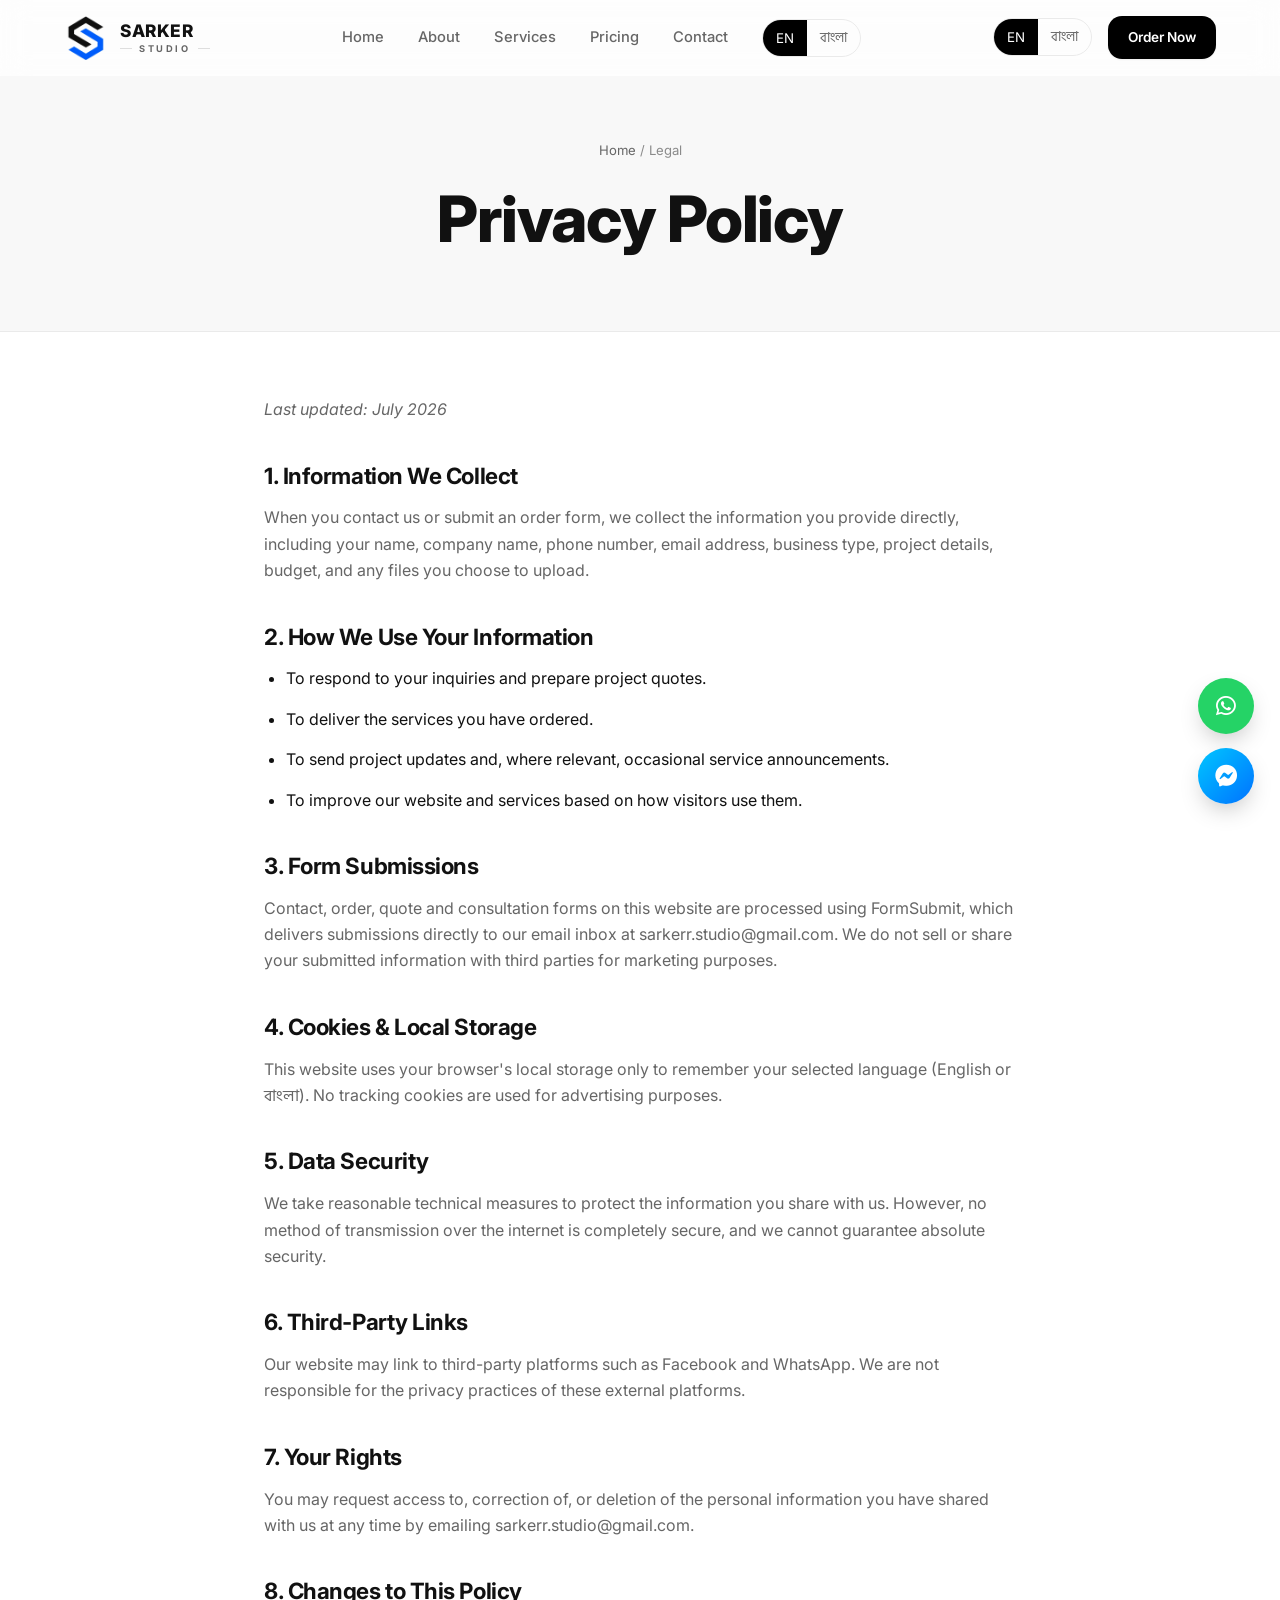
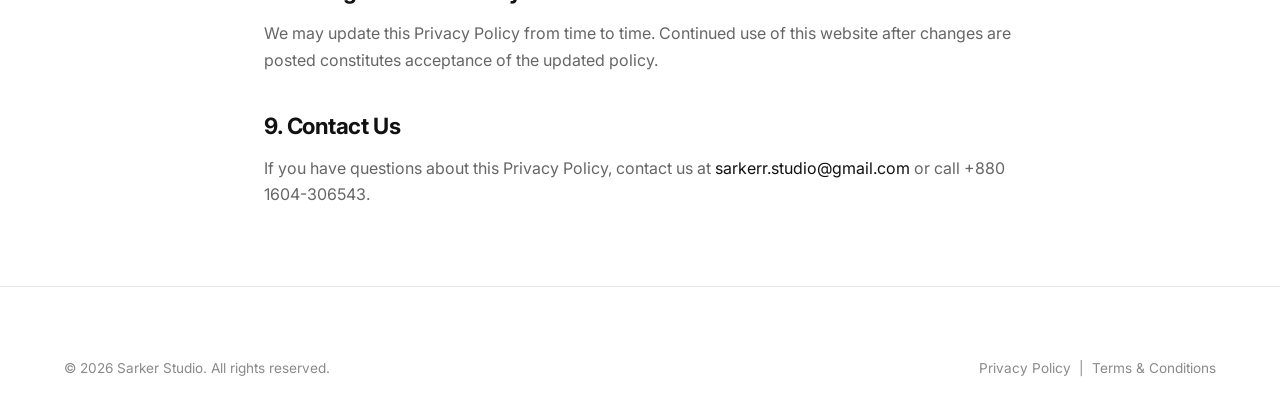
<file: privacy.html>
<!DOCTYPE html>
<html lang="en">
<head>
<meta charset="UTF-8">
<meta name="viewport" content="width=device-width, initial-scale=1.0">
<title>Privacy Policy | Sarker Studio</title>
<meta name="description" content="Read Sarker Studio's privacy policy to understand how we collect, use and protect your information.">
<link rel="canonical" href="https://sarkerstudio.com/privacy.html">
<meta name="robots" content="noindex">
<link rel="icon" type="image/png" href="assets/icons/logo-icon.png">
<link rel="stylesheet" href="https://cdnjs.cloudflare.com/ajax/libs/font-awesome/6.5.1/css/all.min.css">
<link rel="stylesheet" href="assets/css/style.css">
<link rel="stylesheet" href="assets/css/animation.css">
<link rel="stylesheet" href="assets/css/responsive.css">
</head>
<body>

<div id="loading-screen"><div class="loader-hex"><img src="assets/icons/logo-icon.png" alt=""></div><div class="loader-wordmark"><span class="brand-main">Sarker</span><span class="brand-sub">Studio</span></div></div>
<div id="scroll-progress"></div>

<header class="navbar">
  <div class="container nav-inner">
    <a href="index.html" class="brand"><img src="assets/icons/logo-icon.png" alt="Sarker Studio" class="brand-mark"><span class="brand-wordmark"><span class="brand-main">Sarker</span><span class="brand-sub">Studio</span></span></a>
    <nav class="nav-links">
      <a href="index.html" data-i18n="nav_home">Home</a>
      <a href="about.html" data-i18n="nav_about">About</a>
      <a href="services.html" data-i18n="nav_services">Services</a>
      <a href="pricing.html" data-i18n="nav_pricing">Pricing</a>
      <a href="contact.html" data-i18n="nav_contact">Contact</a>
      <div class="lang-switch mobile-lang"><button data-lang="en">EN</button><button data-lang="bn">বাংলা</button></div>
    </nav>
    <div class="nav-actions">
      <div class="lang-switch"><button data-lang="en">EN</button><button data-lang="bn">বাংলা</button></div>
      <a href="order.html" class="btn btn-primary btn-sm" data-i18n="nav_order">Order Now</a>
      <button class="nav-toggle" aria-label="Toggle menu"><span></span><span></span><span></span></button>
    </div>
  </div>
</header>

<section class="page-hero">
  <div class="container">
    <div class="breadcrumb"><a href="index.html">Home</a> / <span data-i18n="ph_privacy_tag">Legal</span></div>
    <h1 data-i18n="ph_privacy_title">Privacy Policy</h1>
  </div>
</section>

<section class="section-tight">
  <div class="container legal-content">
    <p><em>Last updated: July 2026</em></p>

    <h2>1. Information We Collect</h2>
    <p>When you contact us or submit an order form, we collect the information you provide directly, including your name, company name, phone number, email address, business type, project details, budget, and any files you choose to upload.</p>

    <h2>2. How We Use Your Information</h2>
    <ul>
      <li>To respond to your inquiries and prepare project quotes.</li>
      <li>To deliver the services you have ordered.</li>
      <li>To send project updates and, where relevant, occasional service announcements.</li>
      <li>To improve our website and services based on how visitors use them.</li>
    </ul>

    <h2>3. Form Submissions</h2>
    <p>Contact, order, quote and consultation forms on this website are processed using FormSubmit, which delivers submissions directly to our email inbox at sarkerr.studio@gmail.com. We do not sell or share your submitted information with third parties for marketing purposes.</p>

    <h2>4. Cookies & Local Storage</h2>
    <p>This website uses your browser's local storage only to remember your selected language (English or বাংলা). No tracking cookies are used for advertising purposes.</p>

    <h2>5. Data Security</h2>
    <p>We take reasonable technical measures to protect the information you share with us. However, no method of transmission over the internet is completely secure, and we cannot guarantee absolute security.</p>

    <h2>6. Third-Party Links</h2>
    <p>Our website may link to third-party platforms such as Facebook and WhatsApp. We are not responsible for the privacy practices of these external platforms.</p>

    <h2>7. Your Rights</h2>
    <p>You may request access to, correction of, or deletion of the personal information you have shared with us at any time by emailing sarkerr.studio@gmail.com.</p>

    <h2>8. Changes to This Policy</h2>
    <p>We may update this Privacy Policy from time to time. Continued use of this website after changes are posted constitutes acceptance of the updated policy.</p>

    <h2>9. Contact Us</h2>
    <p>If you have questions about this Privacy Policy, contact us at <a href="mailto:sarkerr.studio@gmail.com" style="color:var(--accent-light);">sarkerr.studio@gmail.com</a> or call +880 1604-306543.</p>
  </div>
</section>

<footer class="footer">
  <div class="container">
    <div class="footer-bottom" style="border-top:none;padding-top:0;">
      <span>© 2026 Sarker Studio. <span data-i18n="footer_rights">All rights reserved.</span></span>
      <span><a href="privacy.html">Privacy Policy</a> &nbsp;|&nbsp; <a href="terms.html">Terms & Conditions</a></span>
    </div>
  </div>
</footer>

<div class="floating-btns">
  <a href="https://wa.me/8801604306543" target="_blank" rel="noopener" class="fab fab-whatsapp pulse" aria-label="WhatsApp"><i class="fa-brands fa-whatsapp"></i></a>
  <a href="https://www.facebook.com/profile.php?id=61589996095858" target="_blank" rel="noopener" class="fab fab-messenger" aria-label="Messenger"><i class="fa-brands fa-facebook-messenger"></i></a>
  <button class="fab fab-top" aria-label="Back to top"><i class="fa-solid fa-arrow-up"></i></button>
</div>

<script src="assets/JS/translate.js"></script>
<script src="assets/JS/script.js"></script>
</body>
</html>
</file>
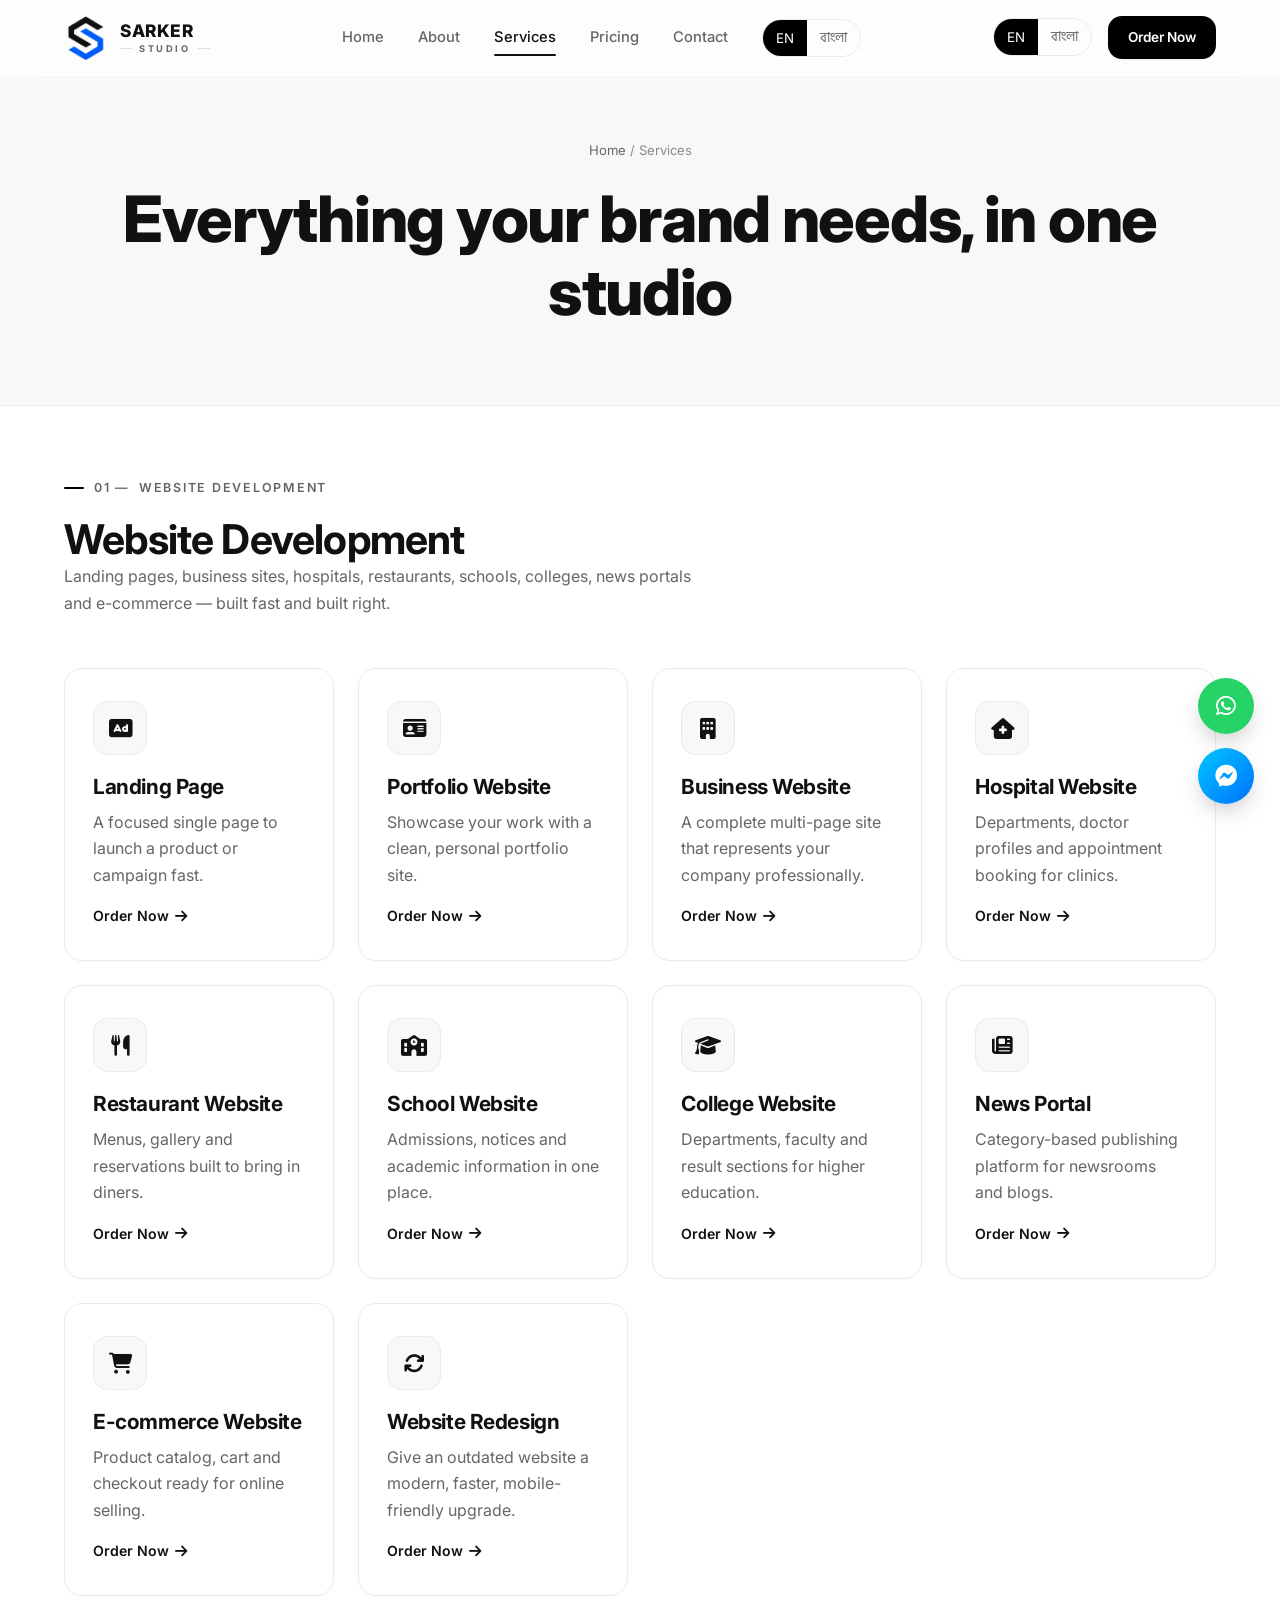
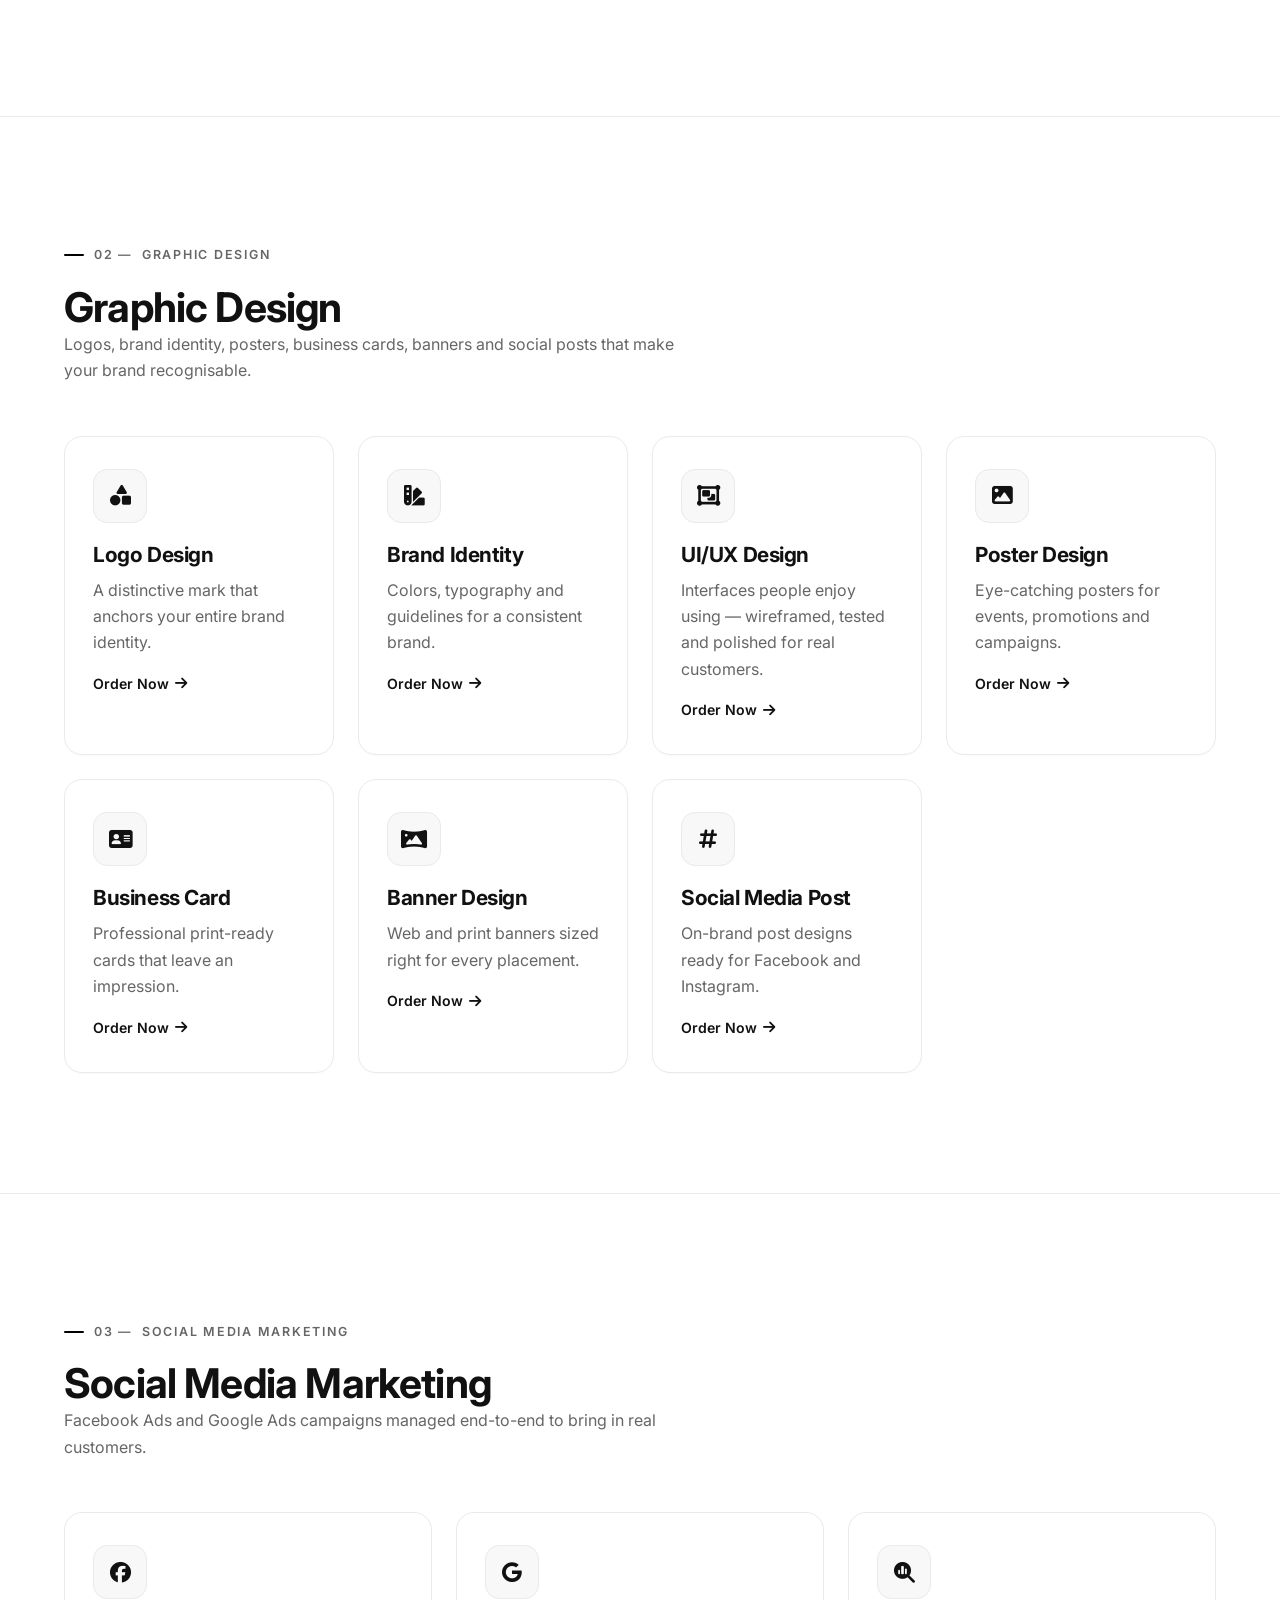
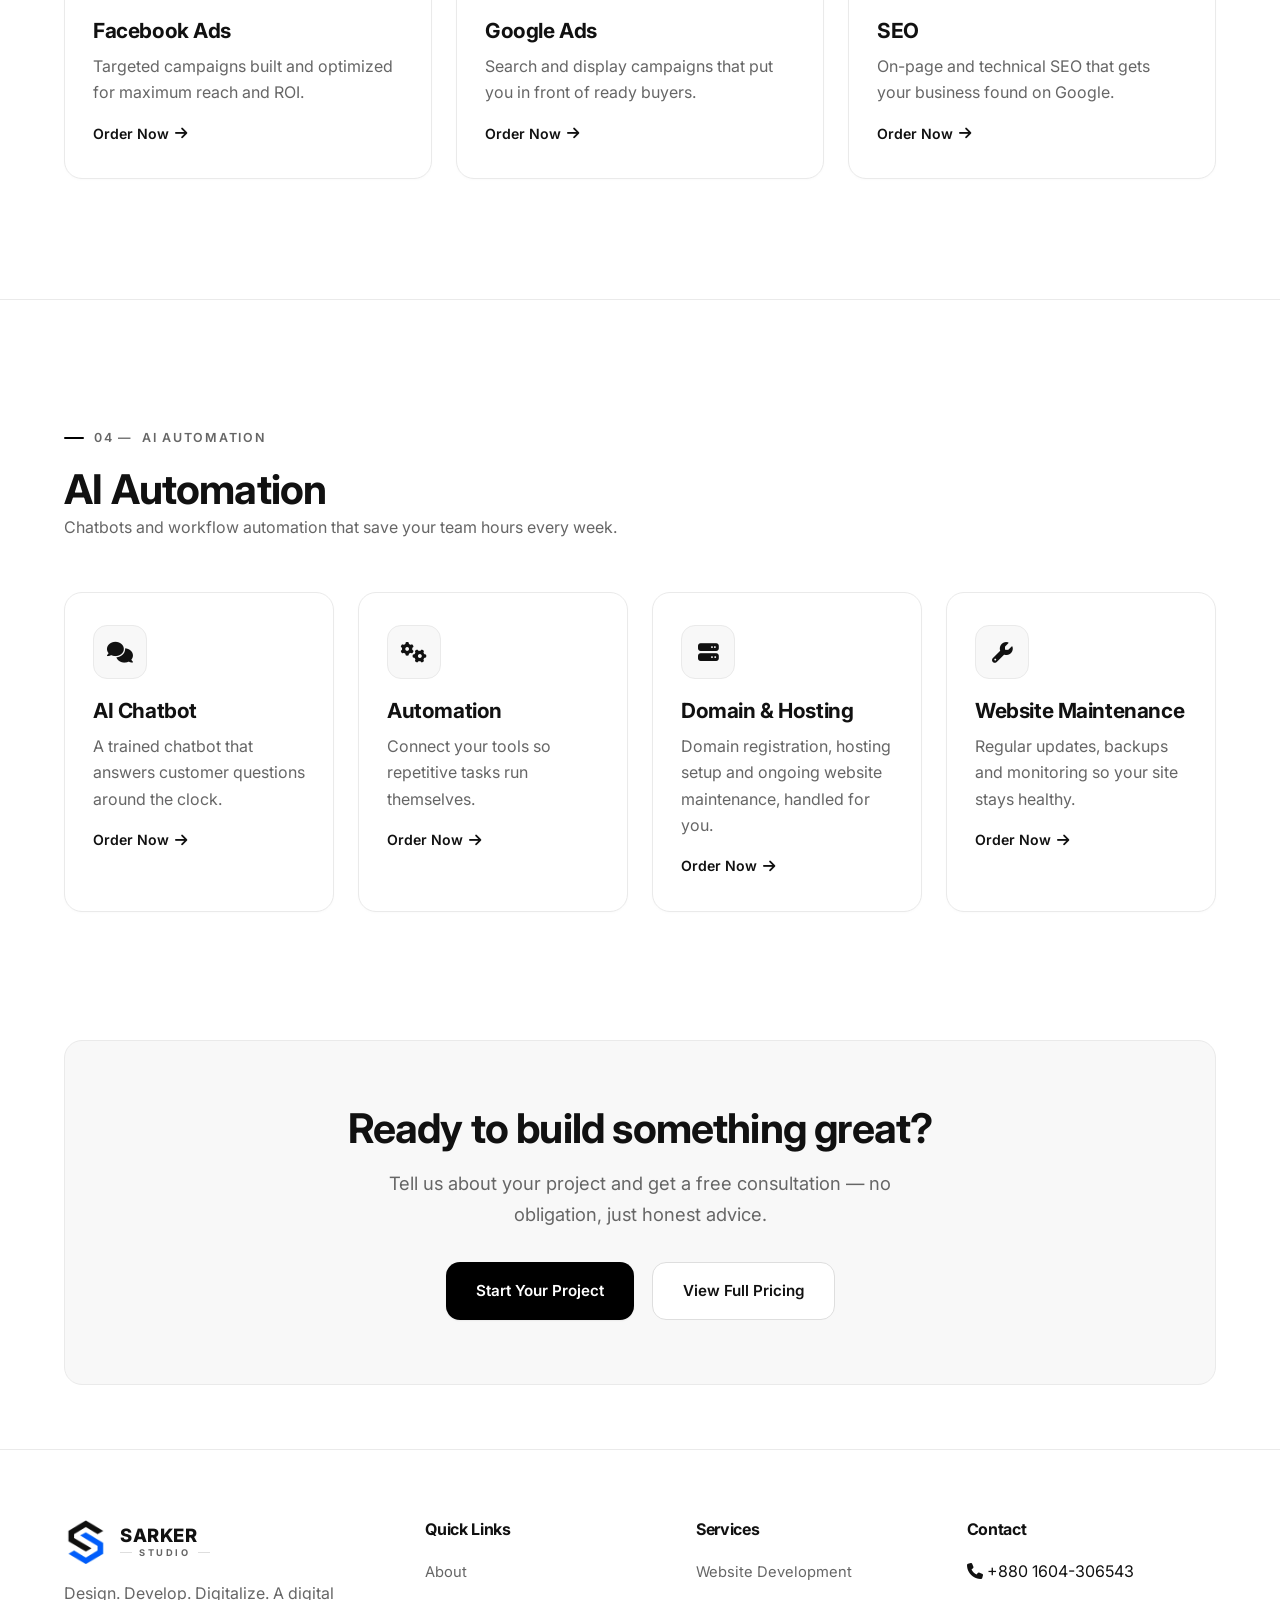
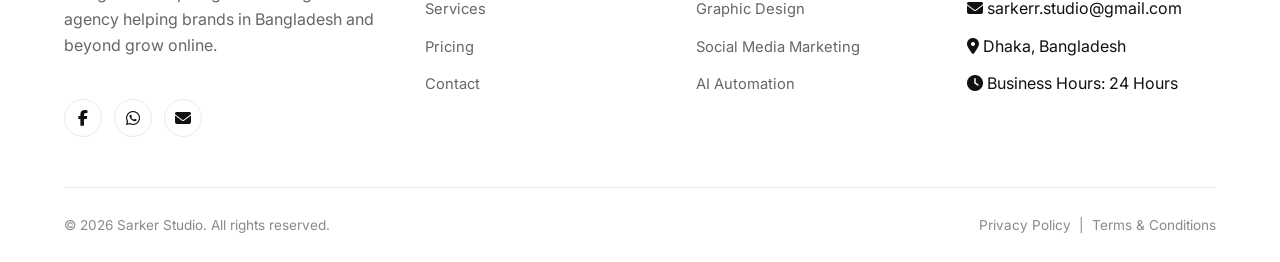
<file: services.html>
<!DOCTYPE html>
<html lang="en">
<head>
<meta charset="UTF-8">
<meta name="viewport" content="width=device-width, initial-scale=1.0">
<title>Our Services | Sarker Studio — Web, Design, Marketing & AI</title>
<meta name="description" content="Explore Sarker Studio's full service catalog: website development, graphic design, UI/UX, social media marketing, SEO, AI automation, domain & hosting.">
<meta name="keywords" content="Sarker Studio services, website development Bangladesh, graphic design, SEO, AI automation, social media marketing">
<link rel="canonical" href="https://sarkerstudio.com/services.html">
<meta property="og:type" content="website">
<meta property="og:title" content="Services | Sarker Studio">
<meta property="og:description" content="Website development, graphic design, marketing, SEO and AI automation services from Sarker Studio.">
<meta property="og:image" content="assets/images/og-cover.jpg">
<meta name="twitter:card" content="summary_large_image">
<link rel="icon" type="image/png" href="assets/icons/logo-icon.png">
<link rel="stylesheet" href="https://cdnjs.cloudflare.com/ajax/libs/font-awesome/6.5.1/css/all.min.css">
<link rel="stylesheet" href="assets/css/style.css">
<link rel="stylesheet" href="assets/css/animation.css">
<link rel="stylesheet" href="assets/css/responsive.css">
</head>
<body>

<div id="loading-screen"><div class="loader-hex"><img src="assets/icons/logo-icon.png" alt=""></div><div class="loader-wordmark"><span class="brand-main">Sarker</span><span class="brand-sub">Studio</span></div></div>
<div id="scroll-progress"></div>

<header class="navbar">
  <div class="container nav-inner">
    <a href="index.html" class="brand"><img src="assets/icons/logo-icon.png" alt="Sarker Studio" class="brand-mark"><span class="brand-wordmark"><span class="brand-main">Sarker</span><span class="brand-sub">Studio</span></span></a>
    <nav class="nav-links">
      <a href="index.html" data-i18n="nav_home">Home</a>
      <a href="about.html" data-i18n="nav_about">About</a>
      <a href="services.html" class="active" data-i18n="nav_services">Services</a>
      <a href="pricing.html" data-i18n="nav_pricing">Pricing</a>
      <a href="contact.html" data-i18n="nav_contact">Contact</a>
      <div class="lang-switch mobile-lang"><button data-lang="en">EN</button><button data-lang="bn">বাংলা</button></div>
    </nav>
    <div class="nav-actions">
      <div class="lang-switch"><button data-lang="en">EN</button><button data-lang="bn">বাংলা</button></div>
      <a href="order.html" class="btn btn-primary btn-sm" data-i18n="nav_order">Order Now</a>
      <button class="nav-toggle" aria-label="Toggle menu"><span></span><span></span><span></span></button>
    </div>
  </div>
</header>

<section class="page-hero">
  <div class="container">
    <div class="breadcrumb"><a href="index.html">Home</a> / <span data-i18n="ph_services_tag">Services</span></div>
    <h1 data-i18n="ph_services_title">Everything your brand needs, in one studio</h1>
  </div>
</section>

<!-- Website Development -->
<section class="section-tight" id="web">
  <div class="container">
    <div class="section-head" data-reveal="fade">
      <div class="eyebrow">01 — <span data-i18n="svc_web_title">Website Development</span></div>
      <h2 data-i18n="svc_web_title">Website Development</h2>
      <p data-i18n="svc_web_desc">Landing pages, business sites, hospitals, restaurants, schools, colleges, news portals and e-commerce — built fast and built right.</p>
    </div>
    <div class="grid grid-4">
      <!-- 10 website types -->
      <div class="glass glass-card service-card" data-reveal="scale"><div class="icon-badge"><i class="fa-solid fa-rectangle-ad"></i></div><h3>Landing Page</h3><p>A focused single page to launch a product or campaign fast.</p><a href="order.html?service=Landing%20Page" class="order-link">Order Now <i class="fa-solid fa-arrow-right"></i></a></div>
      <div class="glass glass-card service-card" data-reveal="scale"><div class="icon-badge"><i class="fa-solid fa-id-card"></i></div><h3>Portfolio Website</h3><p>Showcase your work with a clean, personal portfolio site.</p><a href="order.html?service=Portfolio%20Website" class="order-link">Order Now <i class="fa-solid fa-arrow-right"></i></a></div>
      <div class="glass glass-card service-card" data-reveal="scale"><div class="icon-badge"><i class="fa-solid fa-building"></i></div><h3>Business Website</h3><p>A complete multi-page site that represents your company professionally.</p><a href="order.html?service=Business%20Website" class="order-link">Order Now <i class="fa-solid fa-arrow-right"></i></a></div>
      <div class="glass glass-card service-card" data-reveal="scale"><div class="icon-badge"><i class="fa-solid fa-house-medical"></i></div><h3>Hospital Website</h3><p>Departments, doctor profiles and appointment booking for clinics.</p><a href="order.html?service=Hospital%20Website" class="order-link">Order Now <i class="fa-solid fa-arrow-right"></i></a></div>
      <div class="glass glass-card service-card" data-reveal="scale"><div class="icon-badge"><i class="fa-solid fa-utensils"></i></div><h3>Restaurant Website</h3><p>Menus, gallery and reservations built to bring in diners.</p><a href="order.html?service=Restaurant%20Website" class="order-link">Order Now <i class="fa-solid fa-arrow-right"></i></a></div>
      <div class="glass glass-card service-card" data-reveal="scale"><div class="icon-badge"><i class="fa-solid fa-school"></i></div><h3>School Website</h3><p>Admissions, notices and academic information in one place.</p><a href="order.html?service=School%20Website" class="order-link">Order Now <i class="fa-solid fa-arrow-right"></i></a></div>
      <div class="glass glass-card service-card" data-reveal="scale"><div class="icon-badge"><i class="fa-solid fa-graduation-cap"></i></div><h3>College Website</h3><p>Departments, faculty and result sections for higher education.</p><a href="order.html?service=College%20Website" class="order-link">Order Now <i class="fa-solid fa-arrow-right"></i></a></div>
      <div class="glass glass-card service-card" data-reveal="scale"><div class="icon-badge"><i class="fa-solid fa-newspaper"></i></div><h3>News Portal</h3><p>Category-based publishing platform for newsrooms and blogs.</p><a href="order.html?service=News%20Portal" class="order-link">Order Now <i class="fa-solid fa-arrow-right"></i></a></div>
      <div class="glass glass-card service-card" data-reveal="scale"><div class="icon-badge"><i class="fa-solid fa-cart-shopping"></i></div><h3>E-commerce Website</h3><p>Product catalog, cart and checkout ready for online selling.</p><a href="order.html?service=E-commerce%20Website" class="order-link">Order Now <i class="fa-solid fa-arrow-right"></i></a></div>
      <div class="glass glass-card service-card" data-reveal="scale"><div class="icon-badge"><i class="fa-solid fa-arrows-rotate"></i></div><h3 data-i18n="svc_redesign_title">Website Redesign</h3><p data-i18n="svc_redesign_desc">Give an outdated website a modern, faster, mobile-friendly upgrade.</p><a href="order.html?service=Website%20Redesign" class="order-link">Order Now <i class="fa-solid fa-arrow-right"></i></a></div>
    </div>
  </div>
</section>

<hr class="divider">

<!-- Graphic Design -->
<section class="section-tight" id="graphic">
  <div class="container">
    <div class="section-head" data-reveal="fade">
      <div class="eyebrow">02 — <span data-i18n="svc_graphic_title">Graphic Design</span></div>
      <h2 data-i18n="svc_graphic_title">Graphic Design</h2>
      <p data-i18n="svc_graphic_desc">Logos, brand identity, posters, business cards, banners and social posts that make your brand recognisable.</p>
    </div>
    <div class="grid grid-4">
      <div class="glass glass-card service-card" data-reveal="scale"><div class="icon-badge"><i class="fa-solid fa-shapes"></i></div><h3>Logo Design</h3><p>A distinctive mark that anchors your entire brand identity.</p><a href="order.html?service=Logo%20Design" class="order-link">Order Now <i class="fa-solid fa-arrow-right"></i></a></div>
      <div class="glass glass-card service-card" data-reveal="scale"><div class="icon-badge"><i class="fa-solid fa-swatchbook"></i></div><h3>Brand Identity</h3><p>Colors, typography and guidelines for a consistent brand.</p><a href="order.html?service=Brand%20Identity" class="order-link">Order Now <i class="fa-solid fa-arrow-right"></i></a></div>
      <div class="glass glass-card service-card" data-reveal="scale"><div class="icon-badge"><i class="fa-solid fa-object-group"></i></div><h3 data-i18n="svc_uiux_title">UI/UX Design</h3><p data-i18n="svc_uiux_desc">Interfaces people enjoy using — wireframed, tested and polished for real customers.</p><a href="order.html?service=UI%2FUX%20Design" class="order-link">Order Now <i class="fa-solid fa-arrow-right"></i></a></div>
      <div class="glass glass-card service-card" data-reveal="scale"><div class="icon-badge"><i class="fa-solid fa-image"></i></div><h3>Poster Design</h3><p>Eye-catching posters for events, promotions and campaigns.</p><a href="order.html?service=Poster%20Design" class="order-link">Order Now <i class="fa-solid fa-arrow-right"></i></a></div>
      <div class="glass glass-card service-card" data-reveal="scale"><div class="icon-badge"><i class="fa-solid fa-address-card"></i></div><h3>Business Card</h3><p>Professional print-ready cards that leave an impression.</p><a href="order.html?service=Business%20Card" class="order-link">Order Now <i class="fa-solid fa-arrow-right"></i></a></div>
      <div class="glass glass-card service-card" data-reveal="scale"><div class="icon-badge"><i class="fa-solid fa-panorama"></i></div><h3>Banner Design</h3><p>Web and print banners sized right for every placement.</p><a href="order.html?service=Banner%20Design" class="order-link">Order Now <i class="fa-solid fa-arrow-right"></i></a></div>
      <div class="glass glass-card service-card" data-reveal="scale"><div class="icon-badge"><i class="fa-solid fa-hashtag"></i></div><h3>Social Media Post</h3><p>On-brand post designs ready for Facebook and Instagram.</p><a href="order.html?service=Social%20Media%20Post" class="order-link">Order Now <i class="fa-solid fa-arrow-right"></i></a></div>
    </div>
  </div>
</section>

<hr class="divider">

<!-- Digital Marketing -->
<section class="section-tight" id="marketing">
  <div class="container">
    <div class="section-head" data-reveal="fade">
      <div class="eyebrow">03 — <span data-i18n="svc_smm_title">Social Media Marketing</span></div>
      <h2 data-i18n="svc_smm_title">Social Media Marketing</h2>
      <p data-i18n="svc_smm_desc">Facebook Ads and Google Ads campaigns managed end-to-end to bring in real customers.</p>
    </div>
    <div class="grid grid-3">
      <div class="glass glass-card service-card" data-reveal="scale"><div class="icon-badge"><i class="fa-brands fa-facebook"></i></div><h3>Facebook Ads</h3><p>Targeted campaigns built and optimized for maximum reach and ROI.</p><a href="order.html?service=Facebook%20Ads" class="order-link">Order Now <i class="fa-solid fa-arrow-right"></i></a></div>
      <div class="glass glass-card service-card" data-reveal="scale"><div class="icon-badge"><i class="fa-brands fa-google"></i></div><h3>Google Ads</h3><p>Search and display campaigns that put you in front of ready buyers.</p><a href="order.html?service=Google%20Ads" class="order-link">Order Now <i class="fa-solid fa-arrow-right"></i></a></div>
      <div class="glass glass-card service-card" data-reveal="scale"><div class="icon-badge"><i class="fa-solid fa-magnifying-glass-chart"></i></div><h3 data-i18n="svc_seo_title">SEO</h3><p data-i18n="svc_seo_desc">On-page and technical SEO that gets your business found on Google.</p><a href="order.html?service=SEO" class="order-link">Order Now <i class="fa-solid fa-arrow-right"></i></a></div>
    </div>
  </div>
</section>

<hr class="divider">

<!-- AI & Hosting -->
<section class="section-tight" id="ai">
  <div class="container">
    <div class="section-head" data-reveal="fade">
      <div class="eyebrow">04 — <span data-i18n="svc_ai_title">AI Automation</span></div>
      <h2 data-i18n="svc_ai_title">AI & Technical Services</h2>
      <p data-i18n="svc_ai_desc">Chatbots and workflow automation that save your team hours every week.</p>
    </div>
    <div class="grid grid-4">
      <div class="glass glass-card service-card" data-reveal="scale"><div class="icon-badge"><i class="fa-solid fa-comments"></i></div><h3>AI Chatbot</h3><p>A trained chatbot that answers customer questions around the clock.</p><a href="order.html?service=AI%20Chatbot" class="order-link">Order Now <i class="fa-solid fa-arrow-right"></i></a></div>
      <div class="glass glass-card service-card" data-reveal="scale"><div class="icon-badge"><i class="fa-solid fa-gears"></i></div><h3>Automation</h3><p>Connect your tools so repetitive tasks run themselves.</p><a href="order.html?service=Automation" class="order-link">Order Now <i class="fa-solid fa-arrow-right"></i></a></div>
      <div class="glass glass-card service-card" data-reveal="scale"><div class="icon-badge"><i class="fa-solid fa-server"></i></div><h3 data-i18n="svc_hosting_title">Domain & Hosting</h3><p data-i18n="svc_hosting_desc">Domain registration, hosting setup and ongoing website maintenance, handled for you.</p><a href="order.html?service=Domain%20%26%20Hosting" class="order-link">Order Now <i class="fa-solid fa-arrow-right"></i></a></div>
      <div class="glass glass-card service-card" data-reveal="scale"><div class="icon-badge"><i class="fa-solid fa-wrench"></i></div><h3>Website Maintenance</h3><p>Regular updates, backups and monitoring so your site stays healthy.</p><a href="order.html?service=Website%20Maintenance" class="order-link">Order Now <i class="fa-solid fa-arrow-right"></i></a></div>
    </div>
  </div>
</section>

<section class="section-tight">
  <div class="container">
    <div class="cta-band" data-reveal="scale">
      <h2 data-i18n="cta_title">Ready to build something great?</h2>
      <p class="lead" data-i18n="cta_desc">Tell us about your project and get a free consultation — no obligation, just honest advice.</p>
      <div class="hero-cta">
        <a href="order.html" class="btn btn-primary"><span data-i18n="btn_start_project">Start Your Project</span></a>
        <a href="pricing.html" class="btn btn-outline"><span data-i18n="btn_view_all_pricing">View Full Pricing</span></a>
      </div>
    </div>
  </div>
</section>

<footer class="footer">
  <div class="container">
    <div class="footer-grid">
      <div>
        <div class="brand" style="margin-bottom:16px;"><img src="assets/icons/logo-icon.png" class="brand-mark" alt=""><span class="brand-wordmark"><span class="brand-main">Sarker</span><span class="brand-sub">Studio</span></span></div>
        <p data-i18n="footer_about_desc">Design. Develop. Digitalize. A digital agency helping brands in Bangladesh and beyond grow online.</p>
        <div class="social-row mt-40">
          <a href="https://www.facebook.com/profile.php?id=61589996095858" target="_blank" rel="noopener"><i class="fa-brands fa-facebook-f"></i></a>
          <a href="https://wa.me/8801604306543" target="_blank" rel="noopener"><i class="fa-brands fa-whatsapp"></i></a>
          <a href="mailto:sarkerr.studio@gmail.com"><i class="fa-solid fa-envelope"></i></a>
        </div>
      </div>
      <div><h4 data-i18n="footer_quick_links">Quick Links</h4>
        <ul class="footer-links">
          <li><a href="about.html" data-i18n="nav_about">About</a></li>
          <li><a href="services.html" data-i18n="nav_services">Services</a></li>
          <li><a href="pricing.html" data-i18n="nav_pricing">Pricing</a></li>
          <li><a href="contact.html" data-i18n="nav_contact">Contact</a></li>
        </ul>
      </div>
      <div><h4 data-i18n="footer_services">Services</h4>
        <ul class="footer-links">
          <li><a href="services.html#web">Website Development</a></li>
          <li><a href="services.html#graphic">Graphic Design</a></li>
          <li><a href="services.html#marketing">Social Media Marketing</a></li>
          <li><a href="services.html#ai">AI Automation</a></li>
        </ul>
      </div>
      <div><h4 data-i18n="footer_contact">Contact</h4>
        <ul class="footer-links">
          <li><i class="fa-solid fa-phone"></i> +880 1604-306543</li>
          <li><i class="fa-solid fa-envelope"></i> sarkerr.studio@gmail.com</li>
          <li><i class="fa-solid fa-location-dot"></i> Dhaka, Bangladesh</li>
          <li><i class="fa-solid fa-clock"></i> <span data-i18n="footer_hours">Business Hours: 24 Hours</span></li>
        </ul>
      </div>
    </div>
    <div class="footer-bottom">
      <span>© 2026 Sarker Studio. <span data-i18n="footer_rights">All rights reserved.</span></span>
      <span><a href="privacy.html">Privacy Policy</a> &nbsp;|&nbsp; <a href="terms.html">Terms & Conditions</a></span>
    </div>
  </div>
</footer>

<div class="floating-btns">
  <a href="https://wa.me/8801604306543" target="_blank" rel="noopener" class="fab fab-whatsapp pulse" aria-label="WhatsApp"><i class="fa-brands fa-whatsapp"></i></a>
  <a href="https://www.facebook.com/profile.php?id=61589996095858" target="_blank" rel="noopener" class="fab fab-messenger" aria-label="Messenger"><i class="fa-brands fa-facebook-messenger"></i></a>
  <button class="fab fab-top" aria-label="Back to top"><i class="fa-solid fa-arrow-up"></i></button>
</div>

<script src="assets/JS/translate.js"></script>
<script src="assets/JS/script.js"></script>
</body>
</html>
</file>
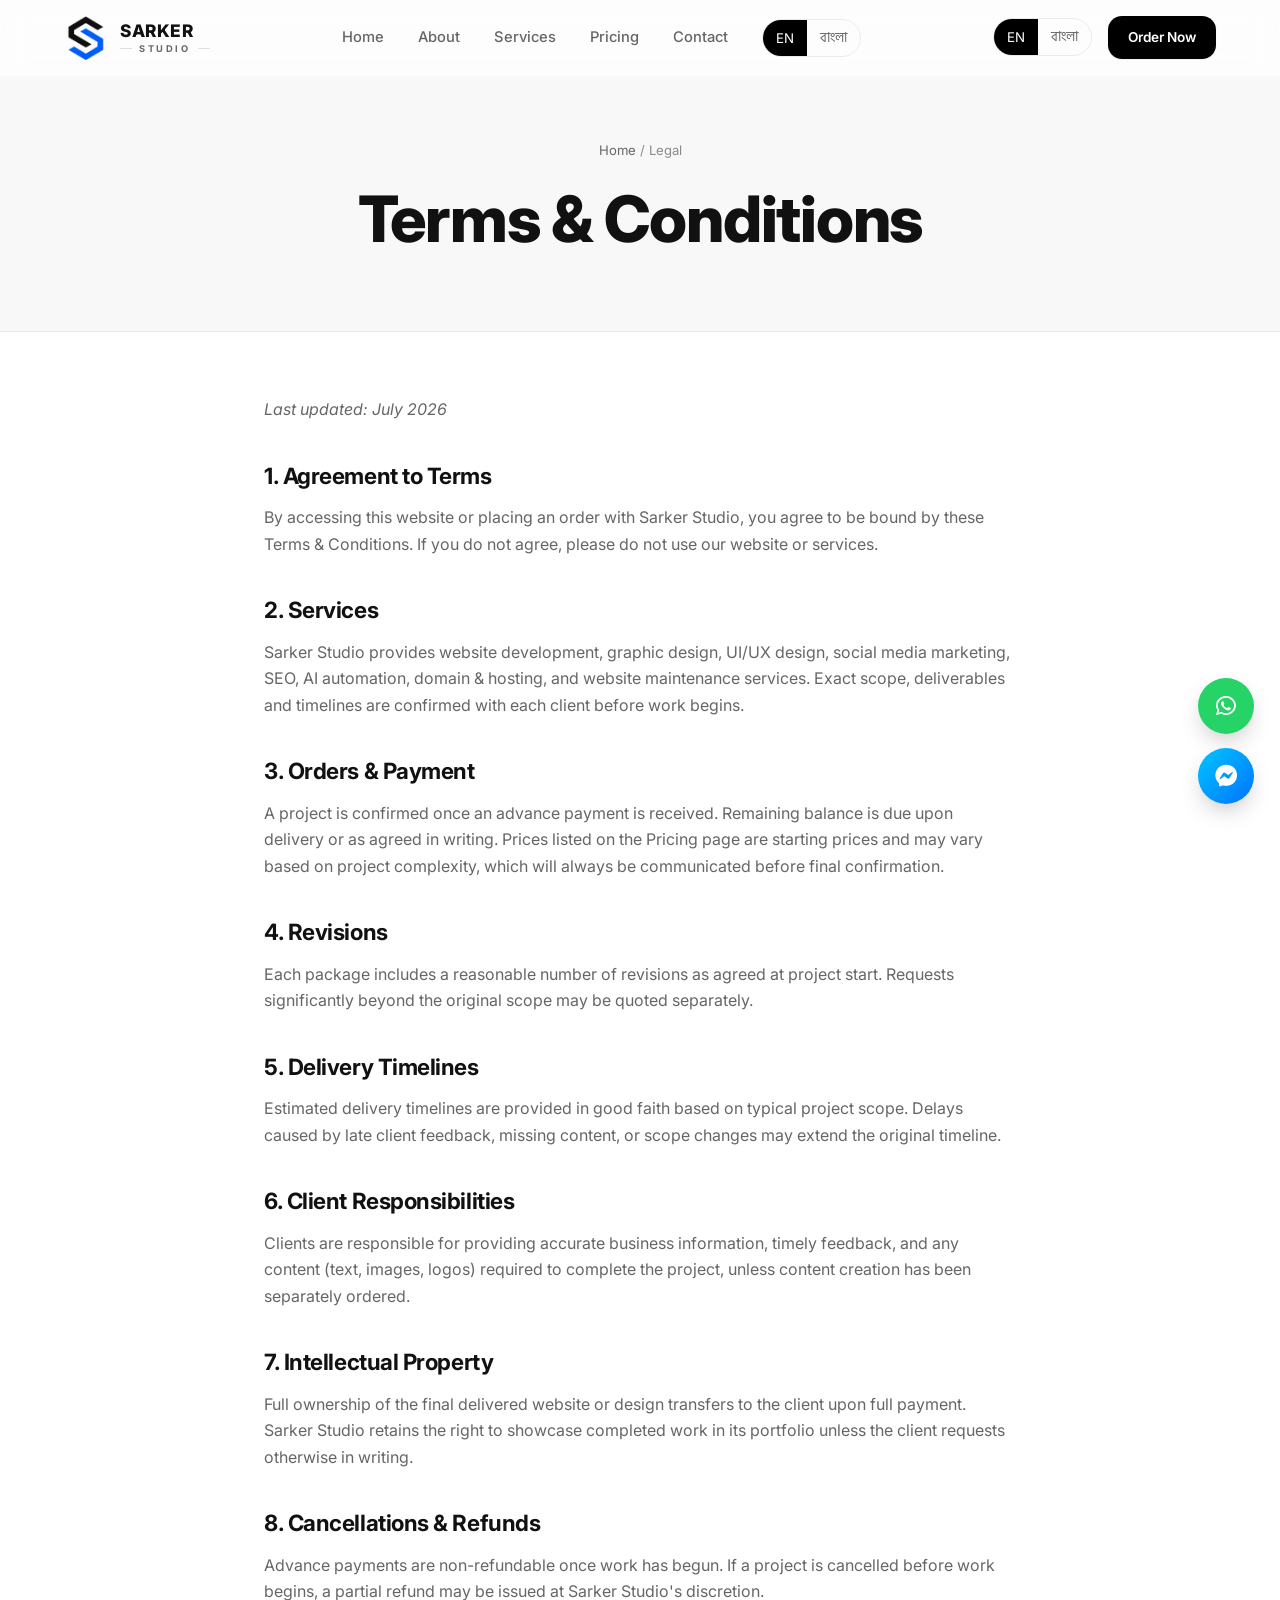
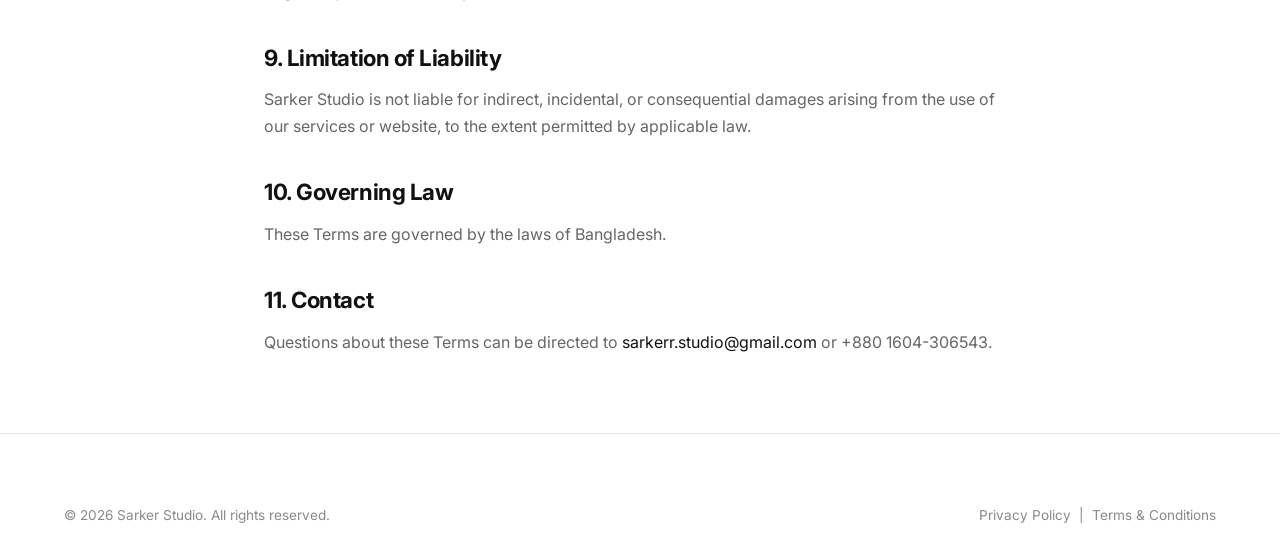
<file: terms.html>
<!DOCTYPE html>
<html lang="en">
<head>
<meta charset="UTF-8">
<meta name="viewport" content="width=device-width, initial-scale=1.0">
<title>Terms & Conditions | Sarker Studio</title>
<meta name="description" content="Read the terms and conditions governing the use of Sarker Studio's website and services.">
<link rel="canonical" href="https://sarkerstudio.com/terms.html">
<meta name="robots" content="noindex">
<link rel="icon" type="image/png" href="assets/icons/logo-icon.png">
<link rel="stylesheet" href="https://cdnjs.cloudflare.com/ajax/libs/font-awesome/6.5.1/css/all.min.css">
<link rel="stylesheet" href="assets/css/style.css">
<link rel="stylesheet" href="assets/css/animation.css">
<link rel="stylesheet" href="assets/css/responsive.css">
</head>
<body>

<div id="loading-screen"><div class="loader-hex"><img src="assets/icons/logo-icon.png" alt=""></div><div class="loader-wordmark"><span class="brand-main">Sarker</span><span class="brand-sub">Studio</span></div></div>
<div id="scroll-progress"></div>

<header class="navbar">
  <div class="container nav-inner">
    <a href="index.html" class="brand"><img src="assets/icons/logo-icon.png" alt="Sarker Studio" class="brand-mark"><span class="brand-wordmark"><span class="brand-main">Sarker</span><span class="brand-sub">Studio</span></span></a>
    <nav class="nav-links">
      <a href="index.html" data-i18n="nav_home">Home</a>
      <a href="about.html" data-i18n="nav_about">About</a>
      <a href="services.html" data-i18n="nav_services">Services</a>
      <a href="pricing.html" data-i18n="nav_pricing">Pricing</a>
      <a href="contact.html" data-i18n="nav_contact">Contact</a>
      <div class="lang-switch mobile-lang"><button data-lang="en">EN</button><button data-lang="bn">বাংলা</button></div>
    </nav>
    <div class="nav-actions">
      <div class="lang-switch"><button data-lang="en">EN</button><button data-lang="bn">বাংলা</button></div>
      <a href="order.html" class="btn btn-primary btn-sm" data-i18n="nav_order">Order Now</a>
      <button class="nav-toggle" aria-label="Toggle menu"><span></span><span></span><span></span></button>
    </div>
  </div>
</header>

<section class="page-hero">
  <div class="container">
    <div class="breadcrumb"><a href="index.html">Home</a> / <span data-i18n="ph_terms_tag">Legal</span></div>
    <h1 data-i18n="ph_terms_title">Terms & Conditions</h1>
  </div>
</section>

<section class="section-tight">
  <div class="container legal-content">
    <p><em>Last updated: July 2026</em></p>

    <h2>1. Agreement to Terms</h2>
    <p>By accessing this website or placing an order with Sarker Studio, you agree to be bound by these Terms & Conditions. If you do not agree, please do not use our website or services.</p>

    <h2>2. Services</h2>
    <p>Sarker Studio provides website development, graphic design, UI/UX design, social media marketing, SEO, AI automation, domain & hosting, and website maintenance services. Exact scope, deliverables and timelines are confirmed with each client before work begins.</p>

    <h2>3. Orders & Payment</h2>
    <p>A project is confirmed once an advance payment is received. Remaining balance is due upon delivery or as agreed in writing. Prices listed on the Pricing page are starting prices and may vary based on project complexity, which will always be communicated before final confirmation.</p>

    <h2>4. Revisions</h2>
    <p>Each package includes a reasonable number of revisions as agreed at project start. Requests significantly beyond the original scope may be quoted separately.</p>

    <h2>5. Delivery Timelines</h2>
    <p>Estimated delivery timelines are provided in good faith based on typical project scope. Delays caused by late client feedback, missing content, or scope changes may extend the original timeline.</p>

    <h2>6. Client Responsibilities</h2>
    <p>Clients are responsible for providing accurate business information, timely feedback, and any content (text, images, logos) required to complete the project, unless content creation has been separately ordered.</p>

    <h2>7. Intellectual Property</h2>
    <p>Full ownership of the final delivered website or design transfers to the client upon full payment. Sarker Studio retains the right to showcase completed work in its portfolio unless the client requests otherwise in writing.</p>

    <h2>8. Cancellations & Refunds</h2>
    <p>Advance payments are non-refundable once work has begun. If a project is cancelled before work begins, a partial refund may be issued at Sarker Studio's discretion.</p>

    <h2>9. Limitation of Liability</h2>
    <p>Sarker Studio is not liable for indirect, incidental, or consequential damages arising from the use of our services or website, to the extent permitted by applicable law.</p>

    <h2>10. Governing Law</h2>
    <p>These Terms are governed by the laws of Bangladesh.</p>

    <h2>11. Contact</h2>
    <p>Questions about these Terms can be directed to <a href="mailto:sarkerr.studio@gmail.com" style="color:var(--accent-light);">sarkerr.studio@gmail.com</a> or +880 1604-306543.</p>
  </div>
</section>

<footer class="footer">
  <div class="container">
    <div class="footer-bottom" style="border-top:none;padding-top:0;">
      <span>© 2026 Sarker Studio. <span data-i18n="footer_rights">All rights reserved.</span></span>
      <span><a href="privacy.html">Privacy Policy</a> &nbsp;|&nbsp; <a href="terms.html">Terms & Conditions</a></span>
    </div>
  </div>
</footer>

<div class="floating-btns">
  <a href="https://wa.me/8801604306543" target="_blank" rel="noopener" class="fab fab-whatsapp pulse" aria-label="WhatsApp"><i class="fa-brands fa-whatsapp"></i></a>
  <a href="https://www.facebook.com/profile.php?id=61589996095858" target="_blank" rel="noopener" class="fab fab-messenger" aria-label="Messenger"><i class="fa-brands fa-facebook-messenger"></i></a>
  <button class="fab fab-top" aria-label="Back to top"><i class="fa-solid fa-arrow-up"></i></button>
</div>

<script src="assets/JS/translate.js"></script>
<script src="assets/JS/script.js"></script>
</body>
</html>
</file>
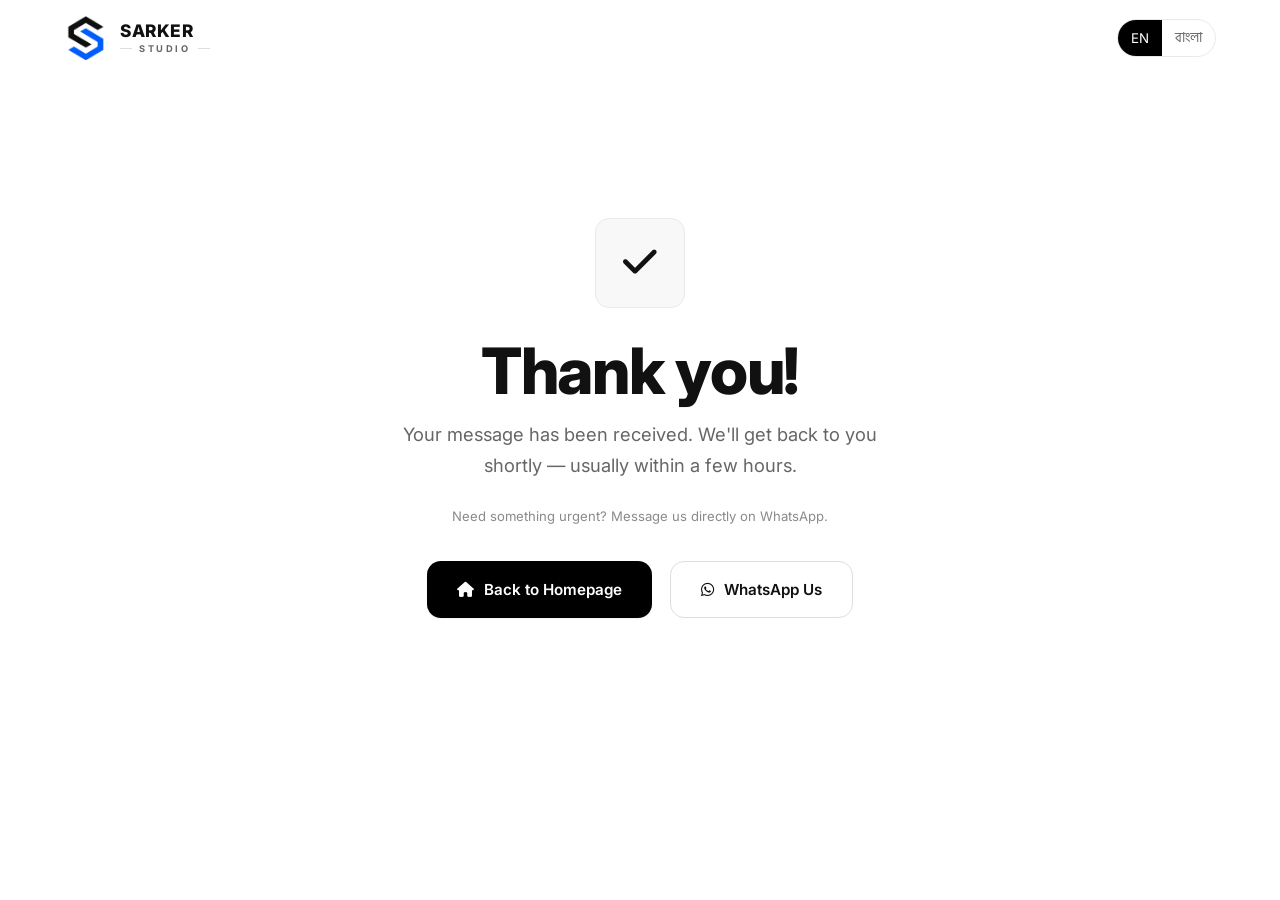
<file: thankyou.html>
<!DOCTYPE html>
<html lang="en">
<head>
<meta charset="UTF-8">
<meta name="viewport" content="width=device-width, initial-scale=1.0">
<title>Thank You | Sarker Studio</title>
<meta name="description" content="Thank you for reaching out to Sarker Studio. We will contact you soon.">
<meta name="robots" content="noindex">
<link rel="icon" type="image/png" href="assets/icons/logo-icon.png">
<link rel="stylesheet" href="https://cdnjs.cloudflare.com/ajax/libs/font-awesome/6.5.1/css/all.min.css">
<link rel="stylesheet" href="assets/css/style.css">
<link rel="stylesheet" href="assets/css/animation.css">
<link rel="stylesheet" href="assets/css/responsive.css">
</head>
<body>

<header class="navbar">
  <div class="container nav-inner">
    <a href="index.html" class="brand"><img src="assets/icons/logo-icon.png" alt="Sarker Studio" class="brand-mark"><span class="brand-wordmark"><span class="brand-main">Sarker</span><span class="brand-sub">Studio</span></span></a>
    <div class="nav-actions">
      <div class="lang-switch"><button data-lang="en">EN</button><button data-lang="bn">বাংলা</button></div>
    </div>
  </div>
</header>

<div class="error-page">
  
  <div class="icon-badge float" style="width:90px;height:90px;font-size:2.4rem;margin:0 auto 26px;">
    <i class="fa-solid fa-check"></i>
  </div>
  <h1 style="margin-bottom:12px;">Thank you!</h1>
  <p class="lead" style="max-width:480px;margin-bottom:10px;">Your message has been received. We'll get back to you shortly — usually within a few hours.</p>
  <p class="form-note" style="margin-bottom:34px;">Need something urgent? Message us directly on WhatsApp.</p>
  <div class="hero-cta" style="justify-content:center;">
    <a href="index.html" class="btn btn-primary"><i class="fa-solid fa-house"></i> Back to Homepage</a>
    <a href="https://wa.me/8801604306543" target="_blank" rel="noopener" class="btn btn-outline"><i class="fa-brands fa-whatsapp"></i> WhatsApp Us</a>
  </div>
</div>

<script src="assets/JS/translate.js"></script>
<script src="assets/JS/script.js"></script>
</body>
</html>
</file>
<file: assets/css/style.css>
/* ==========================================================================
   SARKER STUDIO — CORE STYLESHEET
   Apple-inspired, minimal, white design system
   ========================================================================== */

/* ---- Fonts ---- */
@import url('https://fonts.googleapis.com/css2?family=Inter:wght@400;500;600;700;800&family=Hind+Siliguri:wght@400;500;600;700&display=swap');

/* ---- Design Tokens ---- */
:root{
  --primary:#000000;
  --bg:#FFFFFF;
  --bg-secondary:#F8F8F8;
  --border:#EAEAEA;
  --border-strong:#DEDEDE;
  --text:#111111;
  --text-muted:#666666;
  --text-faint:#8A8A8A;
  --success:#1DAA5C;
  --warn:#F5A623;

  --accent:#000000;
  --accent-light:#111111;
  --secondary:#F8F8F8;
  --glass:#FFFFFF;
  --glass-strong:#FFFFFF;

  --font-display:'Inter','Hind Siliguri',sans-serif;
  --font-body:'Inter','Hind Siliguri',sans-serif;
  --font-mono:'Inter','Hind Siliguri',sans-serif;

  --radius-sm:10px;
  --radius-md:14px;
  --radius-lg:18px;
  --radius-hex:14px;
  --container:1200px;
  --nav-h:76px;

  --ease:cubic-bezier(.16,.84,.44,1);
}

html[lang="bn"] body{ font-family:'Hind Siliguri','Inter',sans-serif; }

*,*::before,*::after{ box-sizing:border-box; margin:0; padding:0; }
html{ scroll-behavior:smooth; }
body{
  background:var(--bg);
  color:var(--text);
  font-family:var(--font-body);
  line-height:1.65;
  overflow-x:hidden;
  position:relative;
  -webkit-font-smoothing:antialiased;
}
img{ max-width:100%; display:block; }
a{ color:inherit; text-decoration:none; }
ul{ list-style:none; }
button{ font-family:inherit; cursor:pointer; border:none; background:none; color:inherit; }
input,textarea,select{ font-family:inherit; }

body::before{ content:none; }

.container{
  max-width:var(--container);
  margin:0 auto;
  padding:0 24px;
  position:relative;
  z-index:1;
}

section{ position:relative; z-index:1; padding:100px 0; }
.section-tight{ padding:64px 0; }

.eyebrow{
  display:inline-flex; align-items:center; gap:10px;
  font-family:var(--font-mono);
  font-size:.78rem; letter-spacing:.14em; text-transform:uppercase;
  font-weight:600;
  color:var(--text-muted);
  margin-bottom:18px;
}
.eyebrow::before{
  content:''; width:20px; height:2px; background:var(--primary); display:inline-block; border-radius:2px;
}
h1,h2,h3,h4{ font-family:var(--font-display); font-weight:700; line-height:1.15; letter-spacing:-.02em; color:var(--text); }
h1{ font-size:clamp(2.4rem,5.2vw,4rem); font-weight:800; }
h2{ font-size:clamp(1.8rem,3.2vw,2.6rem); }
h3{ font-size:1.3rem; }
.section-head{ max-width:640px; margin-bottom:52px; }
.section-head.center{ margin-left:auto; margin-right:auto; text-align:center; }
p{ color:var(--text-muted); }
.lead{ font-size:1.15rem; color:var(--text-muted); line-height:1.7; }

.btn{
  display:inline-flex; align-items:center; justify-content:center; gap:10px;
  padding:15px 30px;
  border-radius:var(--radius-md);
  font-weight:600; font-size:.95rem;
  transition:transform .3s var(--ease), box-shadow .3s var(--ease), background .3s var(--ease), border-color .3s var(--ease), color .3s var(--ease);
  white-space:nowrap;
}
.btn-primary{
  background:var(--primary);
  color:#fff;
  box-shadow:0 1px 2px rgba(0,0,0,.06);
}
.btn-primary:hover{ transform:translateY(-2px); box-shadow:0 12px 24px -8px rgba(0,0,0,.35); background:#1a1a1a; }
.btn-outline{
  border:1px solid var(--border-strong);
  background:#fff;
  color:var(--text);
}
.btn-outline:hover{ border-color:var(--primary); background:var(--bg-secondary); transform:translateY(-2px); }
.btn-block{ width:100%; }
.btn-sm{ padding:10px 20px; font-size:.85rem; }

.glass{
  background:#FFFFFF;
  border:1px solid var(--border);
  border-radius:var(--radius-lg);
  box-shadow:0 1px 3px rgba(0,0,0,.02);
}
.glass-card{
  padding:32px 28px;
  transition:transform .35s var(--ease), border-color .35s var(--ease), box-shadow .35s var(--ease);
}
.glass-card:hover{
  transform:translateY(-6px);
  border-color:var(--border-strong);
  box-shadow:0 20px 40px -20px rgba(0,0,0,.15);
}

.navbar{
  position:fixed; top:0; left:0; right:0; z-index:1000;
  height:var(--nav-h);
  display:flex; align-items:center;
  background:rgba(255,255,255,.72);
  backdrop-filter:blur(14px);
  -webkit-backdrop-filter:blur(14px);
  border-bottom:1px solid transparent;
  transition:background .35s var(--ease), border-color .35s var(--ease), height .35s var(--ease), box-shadow .35s var(--ease);
}
.navbar.scrolled{
  background:rgba(255,255,255,.92);
  border-bottom-color:var(--border);
  height:66px;
  box-shadow:0 1px 0 rgba(0,0,0,.02);
}
.nav-inner{ display:flex; align-items:center; justify-content:space-between; width:100%; }
.brand{ display:flex; align-items:center; gap:12px; }
.brand-mark{
  width:44px; height:44px; object-fit:contain; flex-shrink:0;
  transition:transform .3s var(--ease);
}
.brand:hover .brand-mark{ transform:scale(1.05); }
.brand-wordmark{ display:flex; flex-direction:column; line-height:1; }
.brand-main{
  font-family:var(--font-display), sans-serif;
  font-weight:800; font-size:1.08rem; letter-spacing:.03em;
  color:var(--text); text-transform:uppercase;
}
.brand-sub{
  display:flex; align-items:center; gap:7px;
  font-family:var(--font-display), sans-serif;
  font-weight:700; font-size:.58rem; letter-spacing:.28em;
  color:var(--text-muted); text-transform:uppercase;
  margin-top:4px;
}
.brand-sub::before, .brand-sub::after{ content:''; width:12px; height:1px; background:var(--border-strong); }
.footer .brand-main{ font-size:1.15rem; }
.loader-wordmark{ display:flex; flex-direction:column; align-items:center; }
.loader-wordmark .brand-main{ font-size:1.3rem; }
.loader-wordmark .brand-sub{ justify-content:center; margin-top:6px; }
.nav-links{ display:flex; align-items:center; gap:34px; }
.nav-links a{
  font-size:.92rem; font-weight:500; color:var(--text-muted);
  position:relative; padding:6px 0; transition:color .25s;
}
.nav-links a::after{
  content:''; position:absolute; left:0; bottom:0; width:0; height:2px;
  background:var(--text); transition:width .3s var(--ease); border-radius:2px;
}
.nav-links a:hover, .nav-links a.active{ color:var(--text); }
.nav-links a:hover::after, .nav-links a.active::after{ width:100%; }
.nav-actions{ display:flex; align-items:center; gap:16px; }
.lang-switch{
  display:flex; border:1px solid var(--border); border-radius:999px; overflow:hidden;
  font-family:var(--font-mono); font-size:.78rem;
}
.lang-switch button{ padding:7px 13px; color:var(--text-muted); transition:.25s; }
.lang-switch button.active{ background:var(--primary); color:#fff; }
.nav-toggle{ display:none; width:26px; height:20px; position:relative; }
.nav-toggle span{ position:absolute; left:0; width:100%; height:2px; background:var(--text); border-radius:2px; transition:.3s; }
.nav-toggle span:nth-child(1){ top:0; }
.nav-toggle span:nth-child(2){ top:9px; }
.nav-toggle span:nth-child(3){ top:18px; }
.nav-toggle.open span:nth-child(1){ transform:translateY(9px) rotate(45deg); }
.nav-toggle.open span:nth-child(2){ opacity:0; }
.nav-toggle.open span:nth-child(3){ transform:translateY(-9px) rotate(-45deg); }

.footer{ border-top:1px solid var(--border); padding:70px 0 26px; background:#fff; }
.footer-grid{
  display:grid; grid-template-columns:1.4fr 1fr 1fr 1.1fr; gap:44px; margin-bottom:50px;
}
.footer h4{ font-size:1rem; margin-bottom:20px; color:var(--text); }
.footer-links li{ margin-bottom:11px; }
.footer-links a{ color:var(--text-muted); font-size:.92rem; transition:color .25s; }
.footer-links a:hover{ color:var(--text); }
.footer-bottom{
  border-top:1px solid var(--border); padding-top:26px;
  display:flex; justify-content:space-between; align-items:center; flex-wrap:wrap; gap:12px;
  font-size:.85rem; color:var(--text-faint);
}
.social-row{ display:flex; gap:12px; }
.social-row a{
  width:38px; height:38px; display:flex; align-items:center; justify-content:center;
  border:1px solid var(--border); border-radius:50%; transition:.3s; color:var(--text);
}
.social-row a:hover{ background:var(--primary); border-color:var(--primary); color:#fff; transform:translateY(-3px); }

.hero{
  min-height:92vh; display:flex; align-items:center;
  padding-top:calc(var(--nav-h) + 40px);
  position:relative; overflow:hidden;
}
.hero-content{ position:relative; z-index:2; max-width:820px; }
.hero-tag{
  display:inline-flex; align-items:center; gap:10px; padding:8px 18px;
  border:1px solid var(--border); border-radius:999px; background:var(--bg-secondary);
  font-size:.82rem; margin-bottom:28px; color:var(--text-muted); font-weight:500;
}
.hero-tag span.dot{ width:7px; height:7px; border-radius:50%; background:var(--success); }
.hero h1{ margin-bottom:22px; }
.hero h1 .accent-text{ color:var(--text); }
#typed-text{ border-right:2px solid var(--text); }
.hero .lead{ max-width:600px; margin-bottom:38px; }
.hero-cta{ display:flex; gap:18px; flex-wrap:wrap; margin-bottom:64px; }
.hero-stats{ display:flex; gap:48px; flex-wrap:wrap; }
.hero-stat b{ display:block; font-family:var(--font-display); font-size:2.1rem; color:var(--text); }
.hero-stat span{ font-size:.85rem; color:var(--text-muted); }
.scroll-indicator{
  position:absolute; bottom:34px; left:50%; transform:translateX(-50%);
  display:flex; flex-direction:column; align-items:center; gap:8px;
  font-family:var(--font-mono); font-size:.72rem; color:var(--text-faint);
  z-index:2; letter-spacing:.14em;
}
.scroll-indicator .mouse{ width:24px; height:38px; border:2px solid var(--border-strong); border-radius:14px; position:relative; }
.scroll-indicator .mouse::before{
  content:''; position:absolute; top:7px; left:50%; transform:translateX(-50%);
  width:4px; height:8px; background:var(--text); border-radius:2px;
  animation:scrollDot 1.6s infinite;
}

.page-hero{
  padding:calc(var(--nav-h) + 64px) 0 60px;
  text-align:center;
  position:relative;
  background:var(--bg-secondary);
  border-bottom:1px solid var(--border);
}
.page-hero h1{ margin-bottom:16px; }
.breadcrumb{ font-family:var(--font-mono); font-size:.82rem; color:var(--text-faint); margin-bottom:20px; }
.breadcrumb a{ color:var(--text-muted); }
.breadcrumb a:hover{ color:var(--text); }

.grid{ display:grid; gap:24px; }
.grid-2{ grid-template-columns:repeat(2,1fr); }
.grid-3{ grid-template-columns:repeat(3,1fr); }
.grid-4{ grid-template-columns:repeat(4,1fr); }

.icon-badge{
  width:54px; height:54px; border-radius:var(--radius-md);
  display:flex; align-items:center; justify-content:center;
  background:var(--bg-secondary);
  border:1px solid var(--border);
  font-size:1.3rem; color:var(--text);
  margin-bottom:20px;
}

.service-card h3{ margin:6px 0 10px; }
.service-card .order-link{ display:inline-flex; align-items:center; gap:6px; margin-top:16px; font-size:.88rem; color:var(--text); font-weight:600; }
.service-card .order-link i{ transition:transform .25s; }
.service-card:hover .order-link i{ transform:translateX(4px); }

.why-item{ display:flex; gap:16px; align-items:flex-start; padding:22px 0; border-bottom:1px solid var(--border); }
.why-item:last-child{ border-bottom:none; }
.why-item .num{ font-family:var(--font-mono); color:var(--text-faint); font-size:.85rem; padding-top:3px; font-weight:600; }
.why-item h3{ margin-bottom:4px; font-size:1.1rem; }

.stats-bar{
  display:grid; grid-template-columns:repeat(4,1fr); gap:0;
  border:1px solid var(--border); border-radius:var(--radius-lg); overflow:hidden;
  background:var(--bg-secondary);
}
.stats-bar .stat{ padding:36px 20px; text-align:center; border-right:1px solid var(--border); }
.stats-bar .stat:last-child{ border-right:none; }
.stats-bar b{ display:block; font-family:var(--font-display); font-size:2.2rem; color:var(--text); }
.stats-bar span{ font-size:.85rem; color:var(--text-muted); }

.testimonial-card{ display:flex; flex-direction:column; gap:20px; }
.testimonial-card .stars{ color:var(--warn); letter-spacing:2px; }
.testimonial-author{ display:flex; align-items:center; gap:14px; margin-top:auto; }
.testimonial-author .avatar{
  width:46px; height:46px; border-radius:50%;
  background:var(--primary); color:#fff;
  display:flex; align-items:center; justify-content:center; font-weight:700;
}
.testimonial-author small{ color:var(--text-faint); }

.faq-item{ border-bottom:1px solid var(--border); }
.faq-q{
  display:flex; justify-content:space-between; align-items:center;
  padding:24px 4px; cursor:pointer; font-weight:600; font-family:var(--font-display);
}
.faq-q .plus{ transition:transform .3s var(--ease); font-size:1.3rem; color:var(--text-muted); }
.faq-item.open .faq-q .plus{ transform:rotate(45deg); color:var(--text); }
.faq-a{ max-height:0; overflow:hidden; transition:max-height .4s var(--ease); }
.faq-a p{ padding:0 4px 24px; }

.cta-band{
  border-radius:var(--radius-lg); padding:64px 50px; text-align:center;
  background:var(--bg-secondary);
  border:1px solid var(--border); position:relative; overflow:hidden;
}
.cta-band h2{ margin-bottom:16px; }
.cta-band .lead{ max-width:560px; margin:0 auto 32px; }
.cta-band .hero-cta{ justify-content:center; margin-bottom:0; }

.price-tabs{ display:flex; justify-content:center; gap:10px; margin-bottom:50px; flex-wrap:wrap; }
.price-tab{
  padding:11px 22px; border:1px solid var(--border); border-radius:999px; font-size:.9rem; font-weight:500;
  color:var(--text-muted); transition:.3s; background:#fff;
}
.price-tab.active{ background:var(--primary); border-color:var(--primary); color:#fff; }
.price-group{ display:none; }
.price-group.active{ display:grid; }
.price-card{ display:flex; flex-direction:column; position:relative; }
.price-card.featured{ border-color:var(--text); }
.price-card .badge{
  position:absolute; top:-13px; right:24px; background:var(--primary); color:#fff;
  font-size:.72rem; padding:5px 14px; border-radius:999px; font-weight:600;
}
.price-card .price{ font-family:var(--font-display); font-size:2.1rem; margin:14px 0 20px; font-weight:800; color:var(--text); }
.price-card .price small{ font-size:.9rem; color:var(--text-faint); font-family:var(--font-body); font-weight:400; }
.price-card ul{ margin:24px 0; flex-grow:1; }
.price-card ul li{ display:flex; gap:10px; padding:8px 0; font-size:.9rem; color:var(--text-muted); }
.price-card ul li i{ color:var(--success); }
.price-table{ width:100%; border-collapse:collapse; margin-top:20px; }
.price-table th,.price-table td{ padding:16px 18px; border-bottom:1px solid var(--border); text-align:left; font-size:.92rem; }
.price-table th{ font-family:var(--font-mono); font-size:.75rem; text-transform:uppercase; letter-spacing:.08em; color:var(--text-faint); }
.price-table td.amount{ color:var(--text); font-weight:700; }

.timeline{ position:relative; padding-left:34px; }
.timeline::before{ content:''; position:absolute; left:6px; top:6px; bottom:6px; width:2px; background:var(--border); }
.timeline-item{ position:relative; padding-bottom:44px; }
.timeline-item:last-child{ padding-bottom:0; }
.timeline-item::before{
  content:''; position:absolute; left:-34px; top:4px; width:14px; height:14px; border-radius:50%;
  background:var(--primary); box-shadow:0 0 0 5px var(--bg-secondary);
}
.timeline-item .year{ font-family:var(--font-mono); color:var(--text-faint); font-size:.85rem; margin-bottom:6px; display:block; font-weight:600; }

.form-grid{ display:grid; grid-template-columns:1fr 1fr; gap:22px; }
.form-group{ display:flex; flex-direction:column; gap:8px; }
.form-group.full{ grid-column:1 / -1; }
.form-group label{ font-size:.86rem; color:var(--text-muted); font-weight:500; }
.form-group input,.form-group select,.form-group textarea{
  padding:14px 16px; background:#fff; border:1px solid var(--border);
  border-radius:var(--radius-sm); color:var(--text); font-size:.94rem; transition:.25s;
}
.form-group input:focus,.form-group select:focus,.form-group textarea:focus{
  outline:none; border-color:var(--text); box-shadow:0 0 0 3px rgba(0,0,0,.05);
}
.form-group select{ appearance:none; background-image:url("data:image/svg+xml,%3Csvg xmlns='http://www.w3.org/2000/svg' width='12' height='8'%3E%3Cpath d='M1 1l5 5 5-5' stroke='%23666666' stroke-width='2' fill='none'/%3E%3C/svg%3E"); background-repeat:no-repeat; background-position:right 16px center; }
.form-group textarea{ resize:vertical; min-height:120px; }
.file-drop{
  border:1.5px dashed var(--border-strong); border-radius:var(--radius-sm); padding:30px; text-align:center;
  color:var(--text-faint); font-size:.9rem; cursor:pointer; transition:.25s;
}
.file-drop:hover{ border-color:var(--text); color:var(--text-muted); background:var(--bg-secondary); }
.form-note{ font-size:.82rem; color:var(--text-faint); margin-top:14px; }

.contact-info-card{ display:flex; gap:16px; align-items:flex-start; }
.map-wrap{ border-radius:var(--radius-lg); overflow:hidden; border:1px solid var(--border); }
.map-wrap iframe{ width:100%; height:340px; border:0; }

.floating-btns{ position:fixed; right:26px; bottom:26px; display:flex; flex-direction:column; gap:14px; z-index:900; }
.fab{
  width:56px; height:56px; border-radius:50%; display:flex; align-items:center; justify-content:center;
  font-size:1.4rem; color:#fff; box-shadow:0 10px 26px -8px rgba(0,0,0,.3); transition:transform .3s var(--ease);
}
.fab:hover{ transform:scale(1.08); }
.fab-whatsapp{ background:#25D366; }
.fab-messenger{ background:linear-gradient(135deg,#00c6ff,#0072ff); }
.fab-top{ background:#fff; border:1px solid var(--border-strong); color:var(--text); opacity:0; pointer-events:none; box-shadow:0 8px 20px -6px rgba(0,0,0,.15); }
.fab-top.show{ opacity:1; pointer-events:auto; }

.text-center{ text-align:center; }
.mt-40{ margin-top:40px; }
.mb-0{ margin-bottom:0 !important; }
.badge-pill{
  display:inline-block; padding:6px 16px; border-radius:999px; font-size:.78rem;
  border:1px solid var(--border-strong); color:var(--text-muted); margin-bottom:16px;
}
hr.divider{ border:none; border-top:1px solid var(--border); margin:56px 0; }

.legal-content h2{ margin:40px 0 16px; font-size:1.4rem; }
.legal-content h2:first-child{ margin-top:0; }
.legal-content p, .legal-content li{ margin-bottom:14px; }
.legal-content ul{ padding-left:22px; list-style:disc; }
.legal-content{ max-width:800px; margin:0 auto; }

.error-page{ min-height:100vh; display:flex; flex-direction:column; align-items:center; justify-content:center; text-align:center; padding:120px 24px; }
.error-code{ font-family:var(--font-display); font-size:clamp(6rem,18vw,11rem); font-weight:800; line-height:1; color:var(--text); }
</file>
<file: assets/css/animation.css>
/* ==========================================================================
   SARKER STUDIO — ANIMATIONS
   Loading screen, scroll reveals, lightweight keyframes
   ========================================================================== */

/* ---- Loading screen ---- */
#loading-screen{
  position:fixed; inset:0; z-index:9999;
  background:var(--bg);
  display:flex; flex-direction:column; align-items:center; justify-content:center; gap:22px;
  transition:opacity .5s var(--ease), visibility .5s var(--ease);
}
#loading-screen.hidden{ opacity:0; visibility:hidden; pointer-events:none; }
.loader-hex{ width:56px; height:56px; position:relative; animation:spinHex 1.6s linear infinite; }
.loader-hex svg, .loader-hex img{ width:100%; height:100%; object-fit:contain; }
.loader-text{ font-family:var(--font-mono); font-size:.8rem; letter-spacing:.2em; color:var(--text-muted); text-transform:uppercase; }
@keyframes spinHex{ to{ transform:rotate(360deg); } }

/* ---- Scroll progress bar ---- */
#scroll-progress{
  position:fixed; top:0; left:0; height:3px; width:0%; z-index:1001;
  background:var(--primary);
  transition:width .1s linear;
}

/* ---- Reveal on scroll ---- */
[data-reveal]{ opacity:0; transform:translateY(24px); transition:opacity .6s var(--ease), transform .6s var(--ease); }
[data-reveal].in-view{ opacity:1; transform:translateY(0); }
[data-reveal="fade"]{ transform:none; }
[data-reveal="left"]{ transform:translateX(-28px); }
[data-reveal="left"].in-view{ transform:translateX(0); }
[data-reveal="right"]{ transform:translateX(28px); }
[data-reveal="right"].in-view{ transform:translateX(0); }
[data-reveal="scale"]{ transform:scale(.96); }
[data-reveal="scale"].in-view{ transform:scale(1); }

/* stagger via inline --d custom property set by JS or inline style */
[data-reveal]{ transition-delay:var(--d,0s); }

/* ---- Keyframes ---- */
@keyframes scrollDot{
  0%{ transform:translate(-50%,0); opacity:1; }
  70%{ opacity:0; }
  100%{ transform:translate(-50%,14px); opacity:0; }
}
@keyframes floatY{
  0%,100%{ transform:translateY(0); }
  50%{ transform:translateY(-10px); }
}
.float{ animation:floatY 5s ease-in-out infinite; }
.float-slow{ animation:floatY 8s ease-in-out infinite; }

@keyframes pulseGlow{
  0%,100%{ box-shadow:0 0 0 0 rgba(37,211,102,.35); }
  50%{ box-shadow:0 0 0 8px rgba(37,211,102,0); }
}
.pulse{ animation:pulseGlow 2.4s infinite; }

@keyframes blink{ 50%{ border-color:transparent; } }
#typed-text.typing{ animation:blink 1s step-end infinite; }

@keyframes fadeInUp{
  from{ opacity:0; transform:translateY(16px); }
  to{ opacity:1; transform:translateY(0); }
}
.hero-content > *{ animation:fadeInUp .8s var(--ease) both; }
.hero-content > *:nth-child(1){ animation-delay:.05s; }
.hero-content > *:nth-child(2){ animation-delay:.15s; }
.hero-content > *:nth-child(3){ animation-delay:.25s; }
.hero-content > *:nth-child(4){ animation-delay:.35s; }
.hero-content > *:nth-child(5){ animation-delay:.45s; }

/* Toast for form + language feedback */
#toast{
  position:fixed; bottom:26px; left:50%; transform:translate(-50%,120%);
  background:#fff; border:1px solid var(--border-strong);
  padding:16px 26px; border-radius:var(--radius-sm); z-index:2000;
  transition:transform .4s var(--ease); display:flex; align-items:center; gap:12px;
  box-shadow:0 12px 30px -8px rgba(0,0,0,.15); color:var(--text);
}
#toast.show{ transform:translate(-50%,0); }
#toast i{ color:var(--success); }

/* Respect reduced motion */
@media (prefers-reduced-motion: reduce){
  *{ animation-duration:.01ms !important; animation-iteration-count:1 !important; transition-duration:.01ms !important; scroll-behavior:auto !important; }
}
</file>
<file: assets/css/responsive.css>
/* ==========================================================================
   SARKER STUDIO — RESPONSIVE
   ========================================================================== */

@media (max-width: 1080px){
  .footer-grid{ grid-template-columns:1fr 1fr; gap:36px; }
  .grid-4{ grid-template-columns:repeat(2,1fr); }
  .stats-bar{ grid-template-columns:repeat(2,1fr); }
  .stats-bar .stat:nth-child(2){ border-right:none; }
}

@media (max-width: 900px){
  .grid-3{ grid-template-columns:repeat(2,1fr); }
  .form-grid{ grid-template-columns:1fr; }
}

@media (max-width: 820px){
  .nav-links{
    position:fixed; top:var(--nav-h); left:0; right:0; bottom:0;
    background:rgba(255,255,255,.98); backdrop-filter:blur(10px);
    flex-direction:column; justify-content:flex-start; align-items:flex-start;
    padding:40px 28px; gap:26px; transform:translateX(100%); transition:transform .4s var(--ease);
    border-top:1px solid var(--border);
  }
  .nav-links.open{ transform:translateX(0); }
  .nav-links a{ font-size:1.1rem; }
  .nav-toggle{ display:block; }
  .nav-actions .lang-switch{ display:none; }
  .nav-links .mobile-lang{ display:flex; margin-top:10px; }
  .hero-stats{ gap:30px; }
  .hero-cta{ flex-direction:column; }
  .hero-cta .btn{ width:100%; }
}

@media (max-width: 768px){
  section{ padding:70px 0; }
  .grid-2, .grid-3, .grid-4{ grid-template-columns:1fr; }
  .footer-grid{ grid-template-columns:1fr 1fr; }
  .stats-bar{ grid-template-columns:1fr 1fr; }
  .why-item{ flex-direction:row; }
  .footer-bottom{ flex-direction:column; text-align:center; }
  .cta-band{ padding:50px 26px; }
  .price-tabs{ overflow-x:auto; flex-wrap:nowrap; justify-content:flex-start; padding-bottom:6px; }
}

@media (max-width: 560px){
  .footer-grid{ grid-template-columns:1fr; }
  .hero-stats{ justify-content:space-between; }
  .hero-stat b{ font-size:1.6rem; }
  .floating-btns{ right:16px; bottom:16px; }
  .fab{ width:50px; height:50px; font-size:1.2rem; }
  .stats-bar{ grid-template-columns:1fr 1fr; }
  .container{ padding:0 18px; }
  .page-hero{ padding-top:calc(var(--nav-h) + 46px); }
  .brand-mark{ width:36px; height:36px; }
  .brand-main{ font-size:.92rem; }
  .brand-sub{ font-size:.5rem; letter-spacing:.22em; }
  .btn{ padding:14px 24px; font-size:.9rem; }
  h1{ font-size:clamp(2rem,9vw,2.6rem); }
  h2{ font-size:clamp(1.5rem,7vw,2rem); }
  section{ padding:56px 0; }
  .glass-card{ padding:26px 22px; }
}

/* Prevent any horizontal scroll on small screens */
@media (max-width: 480px){
  html, body{ max-width:100%; overflow-x:hidden; }
}
</file>
